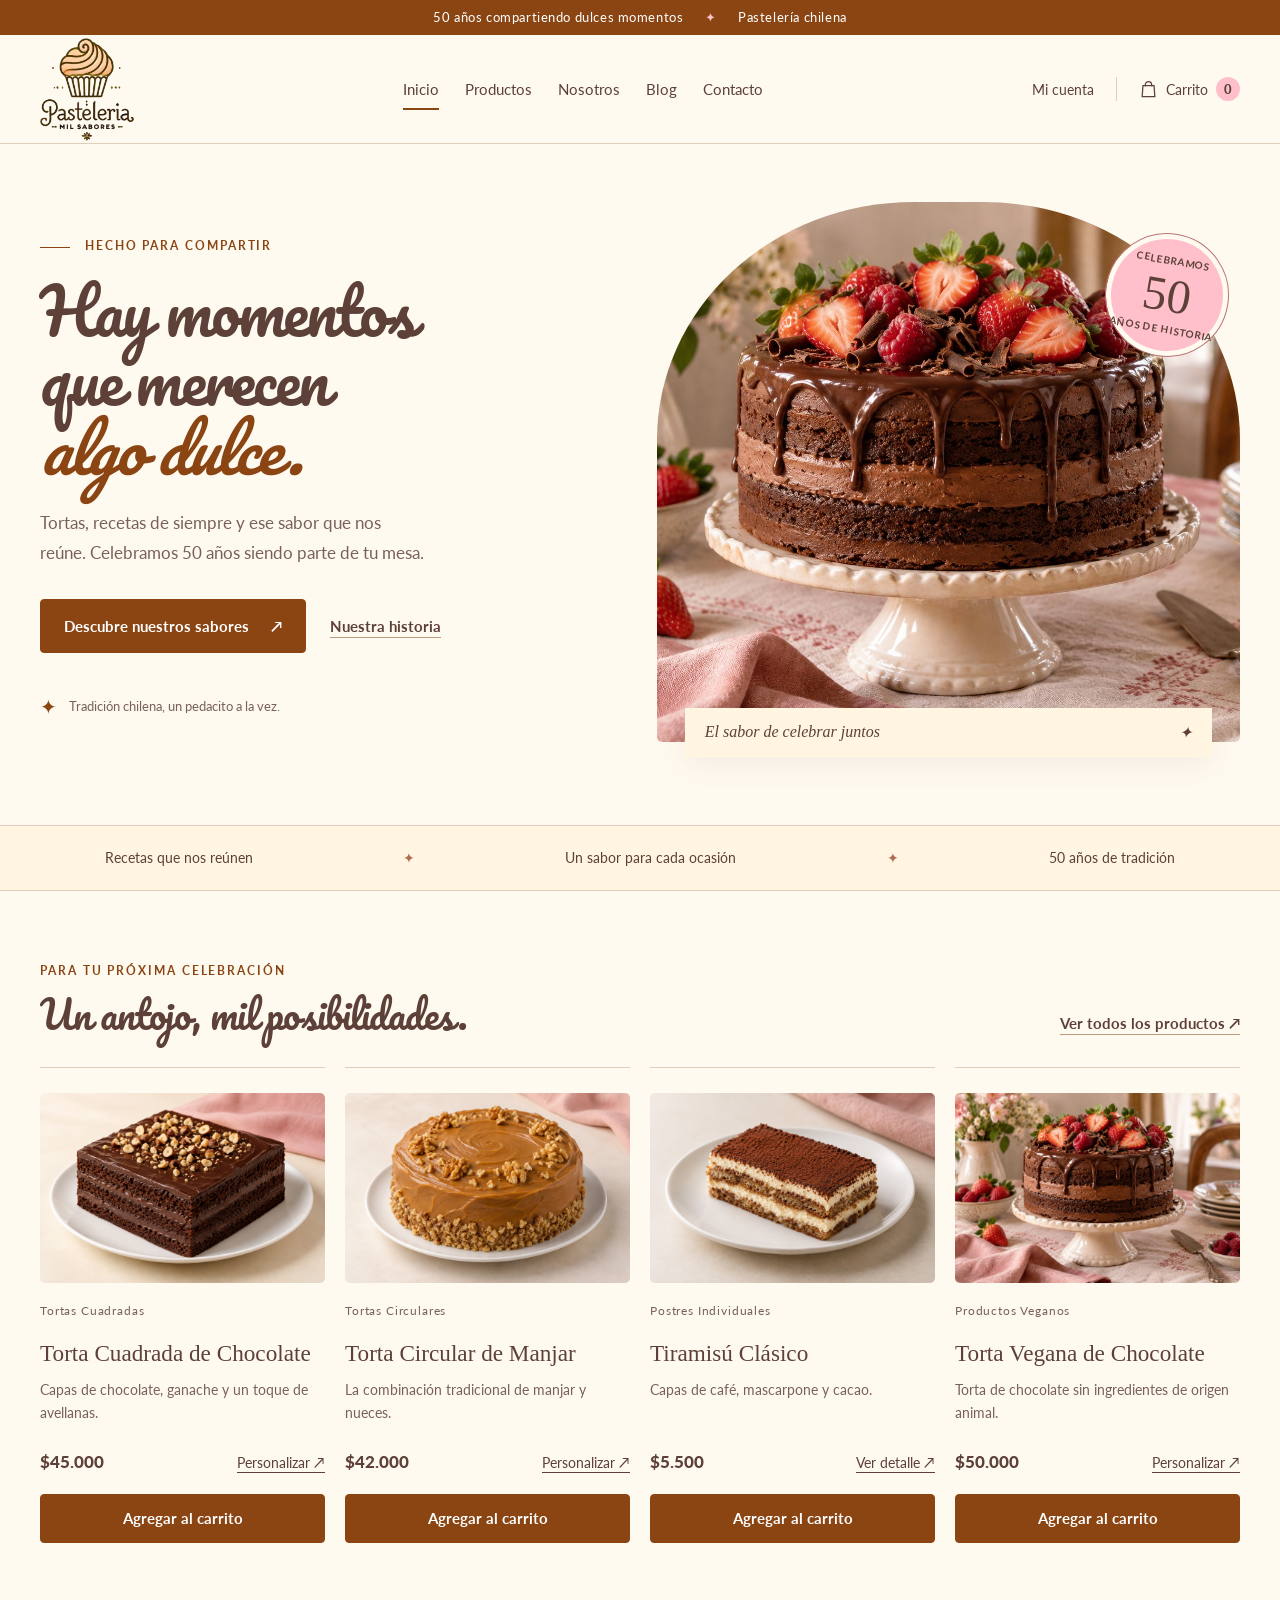
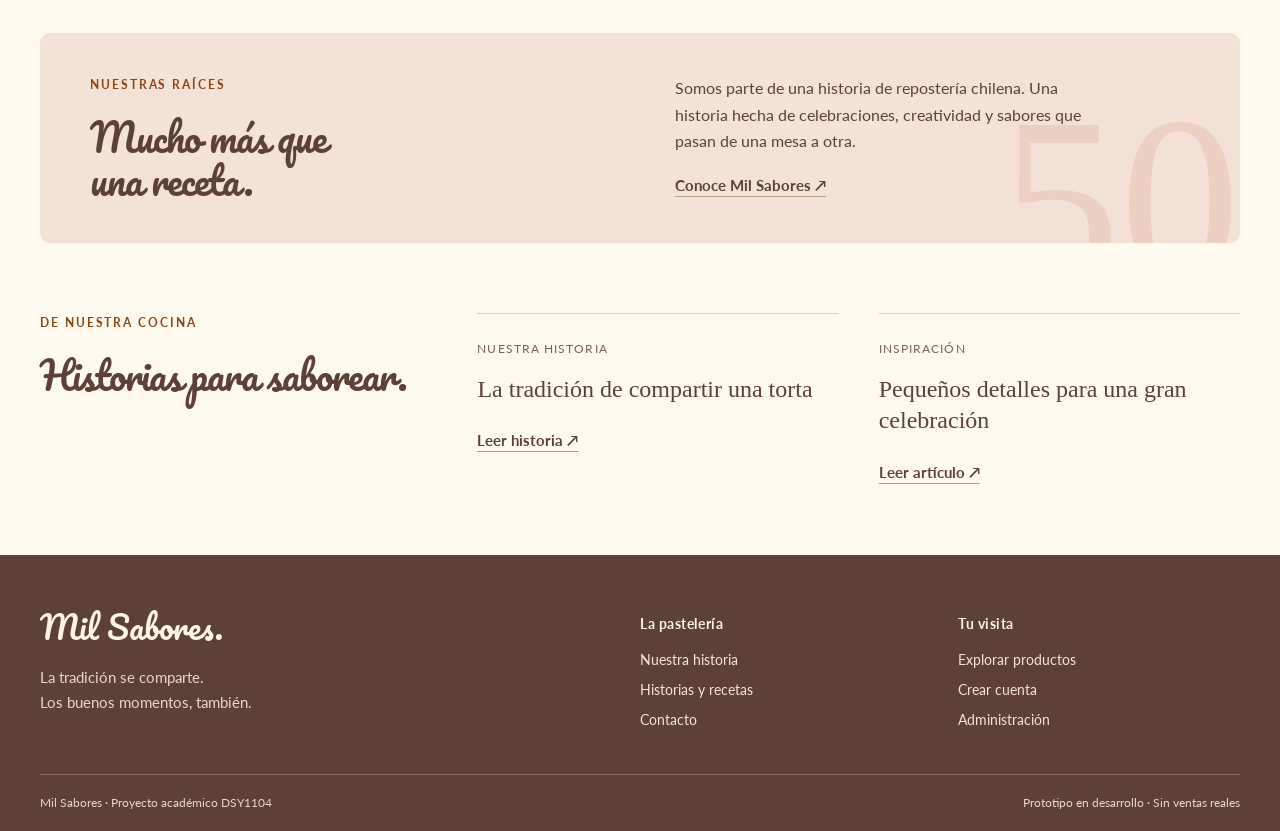
<file: index.html>
<!doctype html>
<html lang="es-CL">
    <head>
        <meta charset="utf-8">
        <meta name="viewport" content="width=device-width, initial-scale=1">
        <title>Inicio | Mil Sabores</title>
        <meta
            name="description"
            content="Pastelería Mil Sabores: tradición, tortas y repostería para compartir. Proyecto académico DSY1104."
        >
        <meta name="theme-color" content="#FFF5E1">
        <link rel="stylesheet" href="css/estilos.css">

        <!-- defer conserva el orden y espera a que exista el HTML. -->
        <script defer src="js/productos.js">
        </script>
        <script defer src="js/validaciones.js"></script>
        <script defer src="js/inventario.js"></script>
        <script defer src="js/utilidades.js">
        </script>
        <script defer src="js/carrito.js">
        </script>
        <script defer src="js/principal.js">
        </script>
        <script defer src="js/catalogo.js">
        </script>
    </head>
    <body>
        <a class="skip-link" href="#contenido">Saltar al contenido</a>
        <div class="anniversary">
            50 años compartiendo dulces momentos
            <span aria-hidden="true">✦</span>
            Pastelería chilena
        </div>

        <!-- Cabecera compartida y navegación principal. -->
        <header class="site-header">
            <div class="container header-inner">
                <a class="brand" href="index.html" aria-label="Pastelería Mil Sabores, inicio">
                    <img
                        class="brand-logo"
                        src="assets/logo-mil-sabores.png"
                        width="346"
                        height="379"
                        alt=""
                    >
                </a>
                <button
                    class="menu-toggle"
                    type="button"
                    aria-expanded="false"
                    aria-controls="menu-principal"
                >
                    Menú <span aria-hidden="true">☰</span>
                </button>
                <nav id="menu-principal" class="main-nav" aria-label="Principal">
                    <a href="index.html" aria-current="page">Inicio</a>
                    <a href="productos.html">Productos</a>
                    <a href="nosotros.html">Nosotros</a>
                    <a href="blog.html">Blog</a>
                    <a href="contacto.html">Contacto</a>
                </nav>
                <div class="header-actions">
                    <a class="account-link" href="login.html">Mi cuenta</a>
                    <a class="bag-link" href="carrito.html" aria-label="Ver carrito">
                        <svg
                            width="19"
                            height="21"
                            viewBox="0 0 24 24"
                            fill="none"
                            stroke="currentColor"
                            stroke-width="1.6"
                            aria-hidden="true"
                        >
                            <path d="M5 7h14l1 14H4L5 7Z">
                            </path>
                            <path d="M8 8V6a4 4 0 0 1 8 0v2">
                            </path>
                        </svg>
                        <span class="bag-label">Carrito</span>
                        <span class="cart-count" data-contador-carrito aria-hidden="true">0</span>
                    </a>
                </div>
            </div>
        </header>
        <main id="contenido">

            <!-- Aviso persistente si el navegador no puede guardar los cambios. -->
            <p id="aviso-almacenamiento" class="container storage-notice" role="status" hidden></p>
            <noscript>
                <p class="container storage-notice">
                    Activa JavaScript para usar el catálogo y el carrito.
                </p>
            </noscript>
            <section class="hero container">
                <div class="hero-copy">
                    <p class="eyebrow"><span class="short-line"></span> HECHO PARA COMPARTIR</p>
                    <h1>Hay momentos<br>que merecen<br><em>algo dulce.</em></h1>
                    <p class="hero-description">
                        Tortas, recetas de siempre y ese sabor que nos reúne. Celebramos 50 años
                        siendo parte de tu mesa.
                    </p>
                    <div class="hero-actions">
                        <a class="button" href="productos.html">
                            Descubre nuestros sabores <span aria-hidden="true">↗</span>
                        </a>
                        <a class="text-link" href="nosotros.html">Nuestra historia</a>
                    </div>
                    <div class="hero-note">
                        <span aria-hidden="true">✦</span>
                        <span>Tradición chilena, un pedacito a la vez.</span>
                    </div>
                </div>
                <div class="hero-visual">
                    <img
                        src="assets/torta-chocolate.jpg"
                        width="1536"
                        height="1024"
                        alt="Torta de chocolate con frutillas sobre un pedestal de cerámica"
                        fetchpriority="high"
                    >
                    <div class="anniversary-seal">
                        <span>CELEBRAMOS</span>
                        <strong>50</strong>
                        <span>AÑOS DE HISTORIA</span>
                    </div>
                    <div class="photo-caption">
                        <span>El sabor de celebrar juntos</span>
                        <span aria-hidden="true">✦</span>
                    </div>
                </div>
            </section>
            <section class="values-strip">
                <div class="container values">
                    <span>Recetas que nos reúnen</span>
                    <span aria-hidden="true">✦</span>
                    <span>Un sabor para cada ocasión</span>
                    <span aria-hidden="true">✦</span>
                    <span>50 años de tradición</span>
                </div>
            </section>
            <section class="container section-space">
                <div class="section-heading">
                    <div>
                        <p class="eyebrow">PARA TU PRÓXIMA CELEBRACIÓN</p>
                        <h2>Un antojo, mil posibilidades.</h2>
                    </div>
                    <a class="text-link" href="productos.html">
                        Ver todos los productos <span aria-hidden="true">↗</span>
                    </a>
                </div>
                <div class="product-grid" data-products="featured">
                </div>
            </section>
            <section class="story-band container">
                <div>
                    <p class="eyebrow">NUESTRAS RAÍCES</p>
                    <h2>Mucho más que<br>una receta.</h2>
                </div>
                <div>
                    <p>
                        Somos parte de una historia de repostería chilena. Una historia hecha de
                        celebraciones, creatividad y sabores que pasan de una mesa a otra.
                    </p>
                    <a class="text-link" href="nosotros.html">
                        Conoce Mil Sabores <span aria-hidden="true">↗</span>
                    </a>
                </div>
                <span class="story-number" aria-hidden="true">50</span>
            </section>
            <section class="container journal section-space">
                <div>
                    <p class="eyebrow">DE NUESTRA COCINA</p>
                    <h2>Historias para saborear.</h2>
                </div>
                <a class="journal-link" href="articulo.html?id=tradicion">
                    <span class="small-label">NUESTRA HISTORIA</span>
                    <h3>La tradición de compartir una torta</h3>
                    <span class="text-link">Leer historia ↗</span>
                </a>
                <a class="journal-link" href="articulo.html?id=celebrar">
                    <span class="small-label">INSPIRACIÓN</span>
                    <h3>Pequeños detalles para una gran celebración</h3>
                    <span class="text-link">Leer artículo ↗</span>
                </a>
            </section>
        </main>

        <!-- Pie de página compartido. -->
        <footer class="site-footer">
            <div class="container footer-grid">
                <div>
                    <a class="brand footer-brand" href="index.html">
                        <span class="brand-name">Mil Sabores.</span>
                    </a>
                    <p>La tradición se comparte.<br>Los buenos momentos, también.</p>
                </div>
                <div>
                    <h2>La pastelería</h2>
                    <a href="nosotros.html">Nuestra historia</a>
                    <a href="blog.html">Historias y recetas</a>
                    <a href="contacto.html">Contacto</a>
                </div>
                <div>
                    <h2>Tu visita</h2>
                    <a href="productos.html">Explorar productos</a>
                    <a href="registro.html">Crear cuenta</a>
                    <a href="admin/index.html">Administración</a>
                </div>
            </div>
            <div class="container footer-bottom">
                <span>Mil Sabores · Proyecto académico DSY1104</span>
                <span>Prototipo en desarrollo · Sin ventas reales</span>
            </div>
        </footer>

        <!-- Mensajes de agregar, modificar o eliminar productos. -->
        <div
            id="notificacion"
            class="toast"
            role="status"
            aria-live="polite"
            aria-atomic="true"
        >
        </div>
    </body>
</html>
</file>
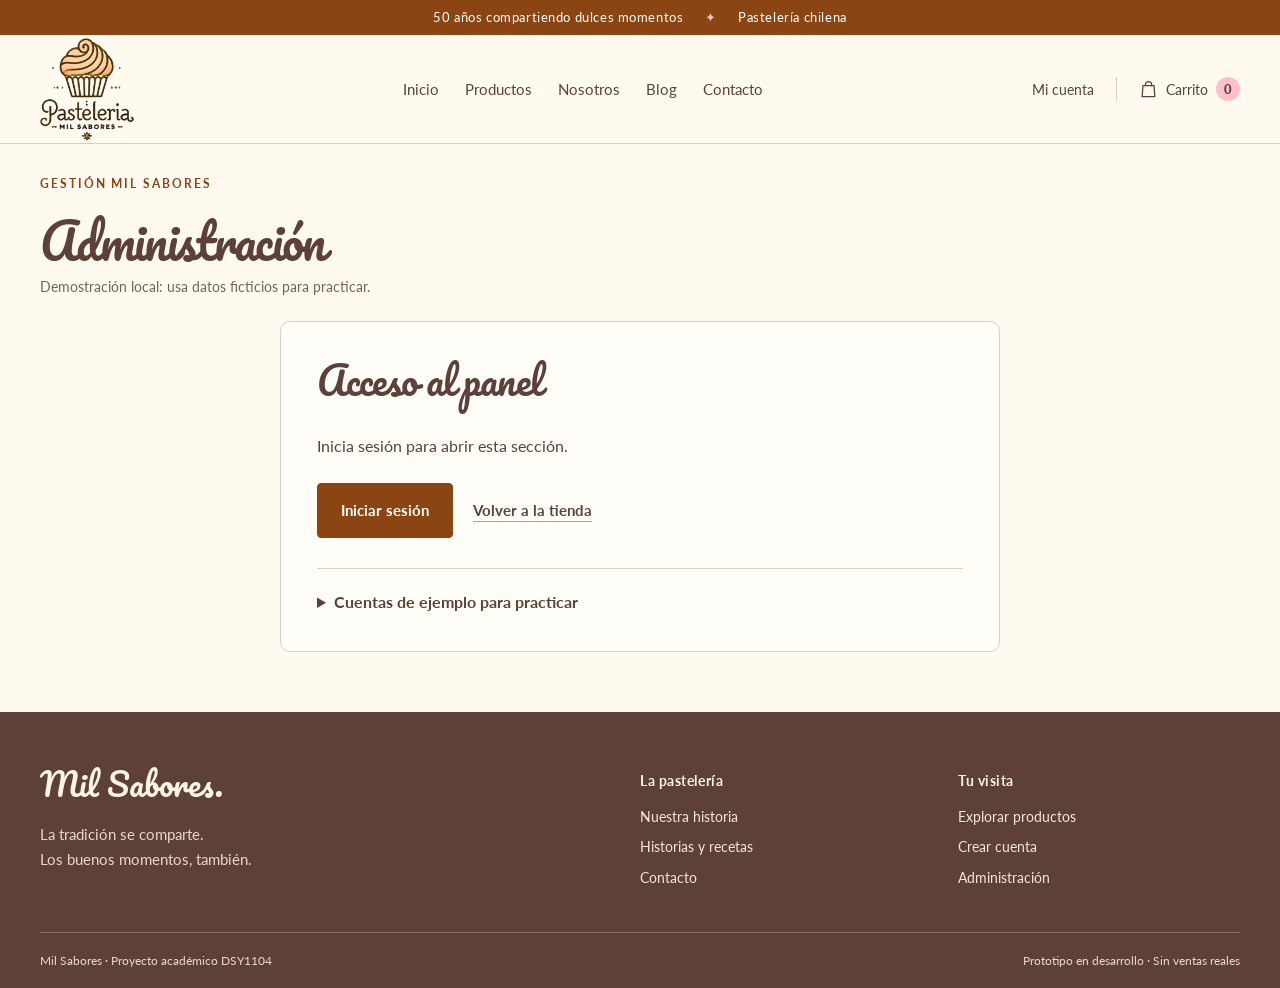
<file: admin/index.html>
<!doctype html>
<html lang="es-CL">
    <head>
        <meta charset="utf-8">
        <meta name="viewport" content="width=device-width, initial-scale=1">
        <title>Administración | Gestión Mil Sabores</title>
        <meta
            name="description"
            content="Pastelería Mil Sabores: tradición, tortas y repostería para compartir. Proyecto académico DSY1104."
        >
        <meta name="theme-color" content="#FFF5E1">
        <link rel="stylesheet" href="../css/estilos.css">

        <!-- defer conserva el orden y espera a que exista el HTML. -->
        <script defer src="../js/productos.js"></script>
        <script defer src="../js/validaciones.js"></script>
        <script defer src="../js/inventario.js"></script>
        <script defer src="../js/utilidades.js"></script>
        <script defer src="../js/carrito.js"></script>
        <script defer src="../js/principal.js"></script>
        <script defer src="../js/regiones.js"></script>
        <script defer src="../js/credenciales-demo.js"></script>
        <script defer src="../js/cuentas-demo.js"></script>
        <script defer src="../js/formularios.js"></script>
        <script defer src="../js/ubicacion-formulario.js"></script>
        <script defer src="../js/administracion.js"></script>
        <script defer src="../js/admin-inicio.js"></script>
    </head>
    <body>
        <a class="skip-link" href="#contenido">Saltar al contenido</a>
        <div class="anniversary">
            50 años compartiendo dulces momentos
            <span aria-hidden="true">✦</span>
            Pastelería chilena
        </div>

        <!-- Cabecera compartida y navegación principal. -->
        <header class="site-header">
            <div class="container header-inner">
                <a class="brand" href="../index.html" aria-label="Pastelería Mil Sabores, inicio">
                    <img
                        class="brand-logo"
                        src="../assets/logo-mil-sabores.png"
                        width="346"
                        height="379"
                        alt=""
                    >
                </a>
                <button
                    class="menu-toggle"
                    type="button"
                    aria-expanded="false"
                    aria-controls="menu-principal"
                >
                    Menú <span aria-hidden="true">☰</span>
                </button>
                <nav id="menu-principal" class="main-nav" aria-label="Principal">
                    <a href="../index.html">Inicio</a>
                    <a href="../productos.html">Productos</a>
                    <a href="../nosotros.html">Nosotros</a>
                    <a href="../blog.html">Blog</a>
                    <a href="../contacto.html">Contacto</a>
                </nav>
                <div class="header-actions">
                    <a class="account-link" href="../login.html">Mi cuenta</a>
                    <a class="bag-link" href="../carrito.html" aria-label="Ver carrito">
                        <svg
                            width="19"
                            height="21"
                            viewBox="0 0 24 24"
                            fill="none"
                            stroke="currentColor"
                            stroke-width="1.6"
                            aria-hidden="true"
                        >
                            <path d="M5 7h14l1 14H4L5 7Z">
                            </path>
                            <path d="M8 8V6a4 4 0 0 1 8 0v2">
                            </path>
                        </svg>
                        <span class="bag-label">Carrito</span>
                        <span class="cart-count" data-contador-carrito aria-hidden="true">0</span>
                    </a>
                </div>
            </div>
        </header>
        <main id="contenido">
            <p id="aviso-almacenamiento" class="container storage-notice" role="status" hidden></p>
            <noscript><p class="container storage-notice">Activa JavaScript para usar la administración.</p></noscript>
            <div class="container admin-heading">
                <p class="eyebrow">GESTIÓN MIL SABORES</p>
                <h1>Administración</h1>
                <p class="field-help">Demostración local: usa datos ficticios para practicar.</p>
            </div>
            <section id="acceso-administracion" class="container form-narrow admin-access">
                <div class="form-panel">
                    <h2>Acceso al panel</h2>
                    <p id="mensaje-acceso" role="status" tabindex="-1">Comprobando la sesión…</p>
                    <div class="form-actions">
                        <a class="button" href="../login.html">Iniciar sesión</a>
                        <a
                            id="ir-productos-panel"
                            class="text-link"
                            href="productos.html"
                            data-acceso-vendedor
                            hidden
                        >Consultar productos</a>
                        <a
                            class="text-link"
                            href="ordenes.html"
                            data-acceso-vendedor
                            hidden
                        >Consultar órdenes</a>
                        <a class="text-link" href="../index.html">Volver a la tienda</a>
                    </div>
                    <details class="demo-setup">
                        <summary>Cuentas de ejemplo para practicar</summary>
                        <p>Prepara estas cuentas una vez en este navegador. No se reemplazan cuentas existentes.</p>
                        <button id="preparar-demostracion" class="button button-outline" type="button">
                            Preparar cuentas de demostración
                        </button>
                        <p id="resultado-preparacion" role="status" tabindex="-1" hidden></p>
                        <dl class="demo-credentials">
                            <div><dt>Administrador</dt><dd>demo.admin@duoc.cl · Clave: <code>Admin123</code></dd></div>
                            <div><dt>Vendedor</dt><dd>demo.vendedor@duoc.cl · Clave: <code>Vende123</code></dd></div>
                        </dl>
                        <p class="field-help">Son las credenciales iniciales; si las editas, utiliza tus nuevos datos.</p>
                    </details>
                </div>
            </section>
            <div id="area-administrativa" hidden>
                <div class="container admin-session">
                    <p id="nombre-administrador"></p>
                    <button id="salir-administracion" class="text-button" type="button">Cerrar sesión</button>
                </div>
                <div class="container admin-layout">
                    <nav class="admin-nav" aria-label="Gestión">
                        <a href="index.html" aria-current="page" data-solo-admin>Resumen</a>
                        <a href="productos.html">Productos</a>
                        <a href="ordenes.html">Órdenes</a>
                        <a href="usuarios.html" data-solo-admin>Usuarios</a>
                        <a href="../index.html">Volver a la tienda</a>
                    </nav>
                    <div class="admin-content">
                        <p id="mensaje-administracion" class="form-result" role="status" tabindex="-1" hidden></p>
                        <h2>Estado de los registros</h2>
                        <div class="admin-stats">
                            <div><span id="total-productos">0</span><p>Productos</p></div>
                            <div><span id="total-usuarios">0</span><p>Usuarios</p></div>
                            <div><span id="total-alertas">0</span><p>Alertas de stock</p></div>
                        </div>
                        <div class="admin-modules">
                            <section>
                                <h3>Productos e inventario</h3>
                                <p>Consulta productos, precios y existencias, y actualiza el catálogo.</p>
                                <a class="button" href="productos.html">Gestionar productos</a>
                            </section>
                            <section>
                                <h3>Usuarios y perfiles</h3>
                                <p>Administra las cuentas de Cliente, Vendedor y Administrador.</p>
                                <a class="button" href="usuarios.html">Gestionar usuarios</a>
                            </section>
                        </div>
                    </div>
                </div>
            </div>
        </main>

        <!-- Pie de página compartido. -->
        <footer class="site-footer">
            <div class="container footer-grid">
                <div>
                    <a class="brand footer-brand" href="../index.html">
                        <span class="brand-name">Mil Sabores.</span>
                    </a>
                    <p>La tradición se comparte.<br>Los buenos momentos, también.</p>
                </div>
                <div>
                    <h2>La pastelería</h2>
                    <a href="../nosotros.html">Nuestra historia</a>
                    <a href="../blog.html">Historias y recetas</a>
                    <a href="../contacto.html">Contacto</a>
                </div>
                <div>
                    <h2>Tu visita</h2>
                    <a href="../productos.html">Explorar productos</a>
                    <a href="../registro.html">Crear cuenta</a>
                    <a href="../admin/index.html">Administración</a>
                </div>
            </div>
            <div class="container footer-bottom">
                <span>Mil Sabores · Proyecto académico DSY1104</span>
                <span>Prototipo en desarrollo · Sin ventas reales</span>
            </div>
        </footer>

        <!-- Mensajes de agregar, modificar o eliminar productos. -->
        <div
            id="notificacion"
            class="toast"
            role="status"
            aria-live="polite"
            aria-atomic="true"
        >
        </div>
    </body>
</html>
</file>
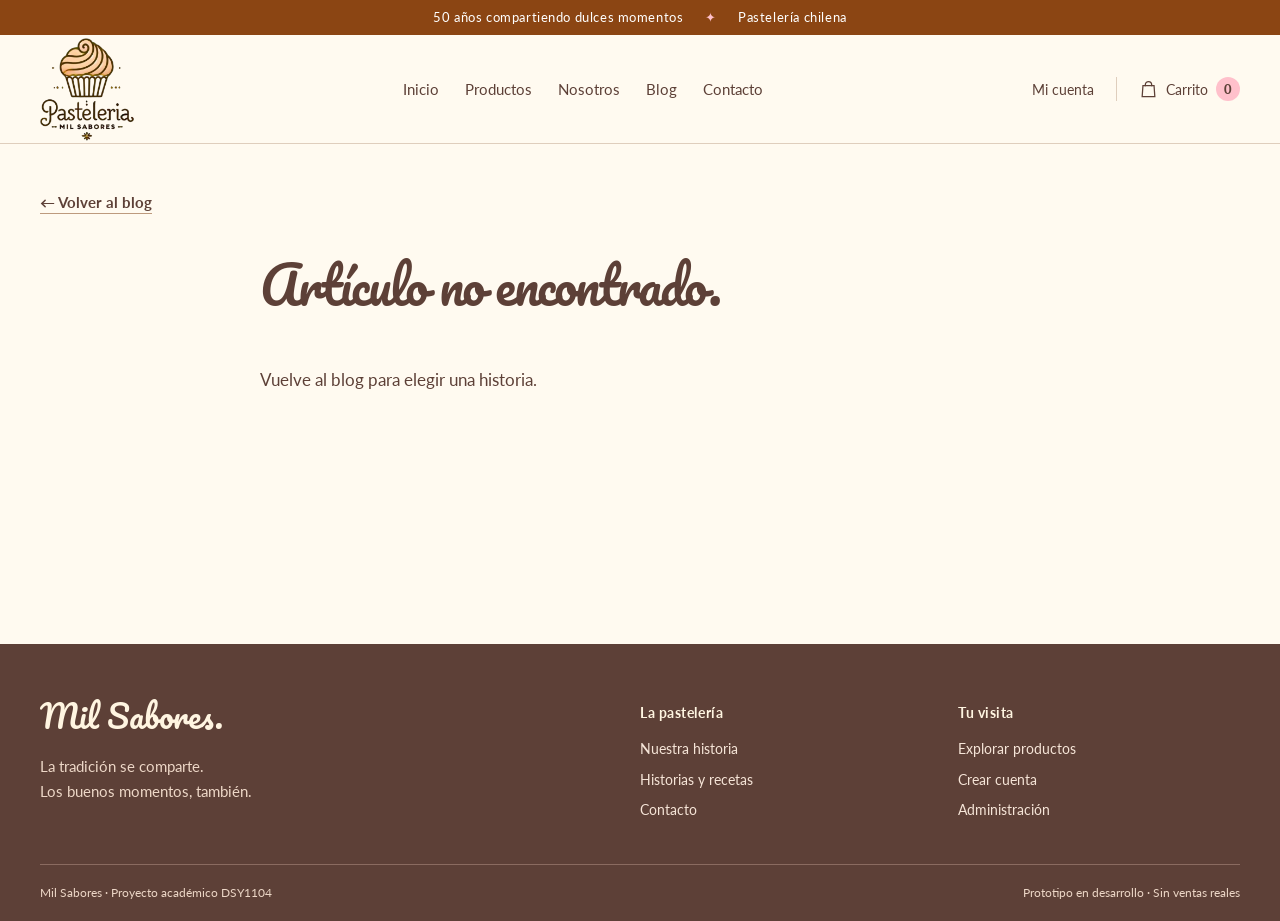
<file: articulo.html>
<!doctype html>
<html lang="es-CL">
    <head>
        <meta charset="utf-8">
        <meta name="viewport" content="width=device-width, initial-scale=1">
        <title>Historias | Mil Sabores</title>
        <meta
            name="description"
            content="Pastelería Mil Sabores: tradición, tortas y repostería para compartir. Proyecto académico DSY1104."
        >
        <meta name="theme-color" content="#FFF5E1">
        <link rel="stylesheet" href="css/estilos.css">

        <!-- defer conserva el orden y espera a que exista el HTML. -->
        <script defer src="js/productos.js">
        </script>
        <script defer src="js/validaciones.js"></script>
        <script defer src="js/inventario.js"></script>
        <script defer src="js/utilidades.js">
        </script>
        <script defer src="js/carrito.js">
        </script>
        <script defer src="js/principal.js">
        </script>
        <script defer src="js/blog.js">
        </script>
    </head>
    <body>
        <a class="skip-link" href="#contenido">Saltar al contenido</a>
        <div class="anniversary">
            50 años compartiendo dulces momentos
            <span aria-hidden="true">✦</span>
            Pastelería chilena
        </div>

        <!-- Cabecera compartida y navegación principal. -->
        <header class="site-header">
            <div class="container header-inner">
                <a class="brand" href="index.html" aria-label="Pastelería Mil Sabores, inicio">
                    <img
                        class="brand-logo"
                        src="assets/logo-mil-sabores.png"
                        width="346"
                        height="379"
                        alt=""
                    >
                </a>
                <button
                    class="menu-toggle"
                    type="button"
                    aria-expanded="false"
                    aria-controls="menu-principal"
                >
                    Menú <span aria-hidden="true">☰</span>
                </button>
                <nav id="menu-principal" class="main-nav" aria-label="Principal">
                    <a href="index.html">Inicio</a>
                    <a href="productos.html">Productos</a>
                    <a href="nosotros.html">Nosotros</a>
                    <a href="blog.html">Blog</a>
                    <a href="contacto.html">Contacto</a>
                </nav>
                <div class="header-actions">
                    <a class="account-link" href="login.html">Mi cuenta</a>
                    <a class="bag-link" href="carrito.html" aria-label="Ver carrito">
                        <svg
                            width="19"
                            height="21"
                            viewBox="0 0 24 24"
                            fill="none"
                            stroke="currentColor"
                            stroke-width="1.6"
                            aria-hidden="true"
                        >
                            <path d="M5 7h14l1 14H4L5 7Z">
                            </path>
                            <path d="M8 8V6a4 4 0 0 1 8 0v2">
                            </path>
                        </svg>
                        <span class="bag-label">Carrito</span>
                        <span class="cart-count" data-contador-carrito aria-hidden="true">0</span>
                    </a>
                </div>
            </div>
        </header>
        <main id="contenido">

            <!-- Aviso persistente si el navegador no puede guardar los cambios. -->
            <p id="aviso-almacenamiento" class="container storage-notice" role="status" hidden></p>
            <noscript>
                <p class="container storage-notice">
                    Activa JavaScript para usar el catálogo y el carrito.
                </p>
            </noscript>
            <section class="container article-section">
                <a class="text-link" href="blog.html">← Volver al blog</a>
                <article id="articulo">
                </article>
            </section>
        </main>

        <!-- Pie de página compartido. -->
        <footer class="site-footer">
            <div class="container footer-grid">
                <div>
                    <a class="brand footer-brand" href="index.html">
                        <span class="brand-name">Mil Sabores.</span>
                    </a>
                    <p>La tradición se comparte.<br>Los buenos momentos, también.</p>
                </div>
                <div>
                    <h2>La pastelería</h2>
                    <a href="nosotros.html">Nuestra historia</a>
                    <a href="blog.html">Historias y recetas</a>
                    <a href="contacto.html">Contacto</a>
                </div>
                <div>
                    <h2>Tu visita</h2>
                    <a href="productos.html">Explorar productos</a>
                    <a href="registro.html">Crear cuenta</a>
                    <a href="admin/index.html">Administración</a>
                </div>
            </div>
            <div class="container footer-bottom">
                <span>Mil Sabores · Proyecto académico DSY1104</span>
                <span>Prototipo en desarrollo · Sin ventas reales</span>
            </div>
        </footer>

        <!-- Mensajes de agregar, modificar o eliminar productos. -->
        <div
            id="notificacion"
            class="toast"
            role="status"
            aria-live="polite"
            aria-atomic="true"
        >
        </div>
    </body>
</html>
</file>
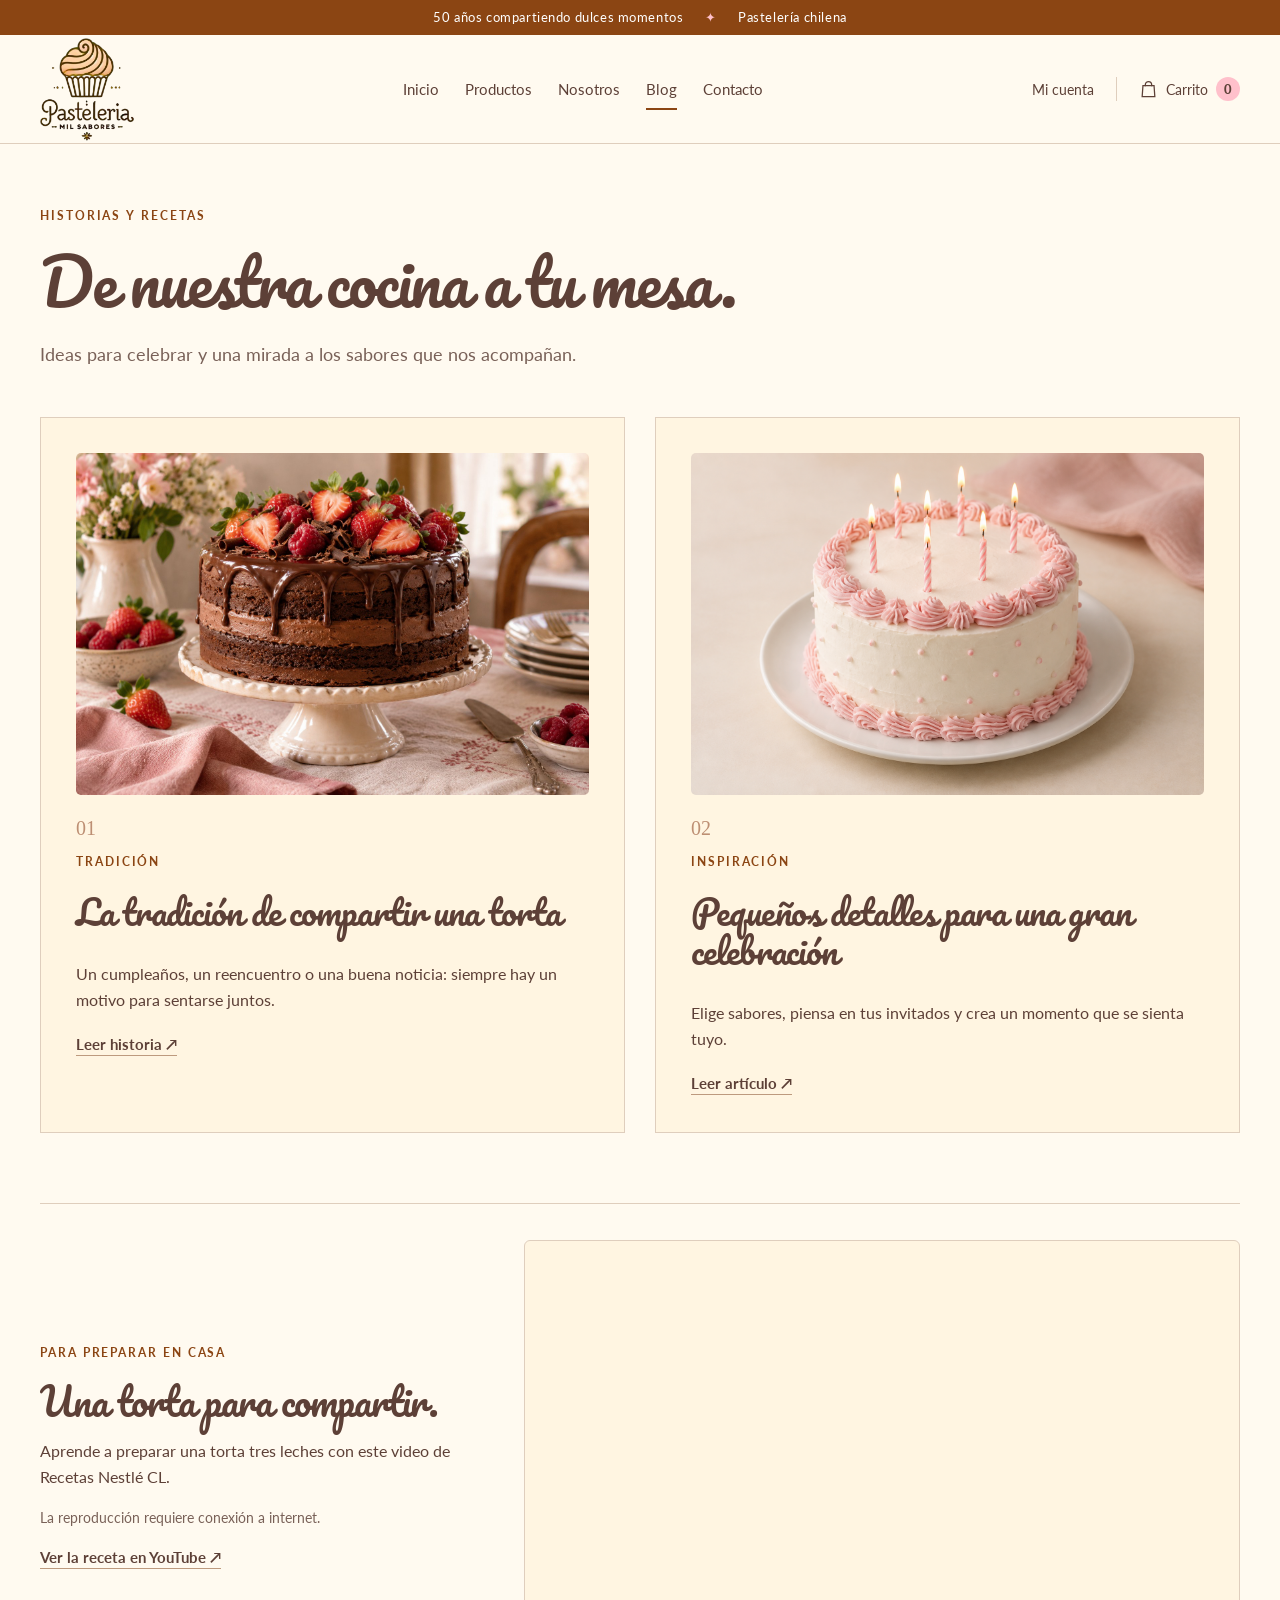
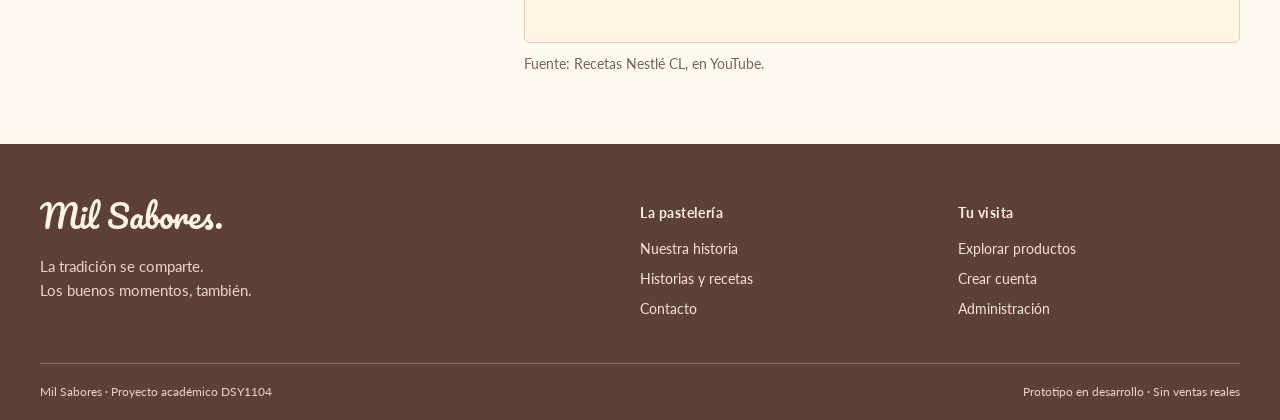
<file: blog.html>
<!doctype html>
<html lang="es-CL">
    <head>
        <meta charset="utf-8">
        <meta name="viewport" content="width=device-width, initial-scale=1">
        <title>Blog | Mil Sabores</title>
        <meta
            name="description"
            content="Pastelería Mil Sabores: tradición, tortas y repostería para compartir. Proyecto académico DSY1104."
        >
        <meta name="theme-color" content="#FFF5E1">
        <link rel="stylesheet" href="css/estilos.css">

        <!-- defer conserva el orden y espera a que exista el HTML. -->
        <script defer src="js/productos.js">
        </script>
        <script defer src="js/validaciones.js"></script>
        <script defer src="js/inventario.js"></script>
        <script defer src="js/utilidades.js">
        </script>
        <script defer src="js/carrito.js">
        </script>
        <script defer src="js/principal.js">
        </script>
    </head>
    <body>
        <a class="skip-link" href="#contenido">Saltar al contenido</a>
        <div class="anniversary">
            50 años compartiendo dulces momentos
            <span aria-hidden="true">✦</span>
            Pastelería chilena
        </div>

        <!-- Cabecera compartida y navegación principal. -->
        <header class="site-header">
            <div class="container header-inner">
                <a class="brand" href="index.html" aria-label="Pastelería Mil Sabores, inicio">
                    <img
                        class="brand-logo"
                        src="assets/logo-mil-sabores.png"
                        width="346"
                        height="379"
                        alt=""
                    >
                </a>
                <button
                    class="menu-toggle"
                    type="button"
                    aria-expanded="false"
                    aria-controls="menu-principal"
                >
                    Menú <span aria-hidden="true">☰</span>
                </button>
                <nav id="menu-principal" class="main-nav" aria-label="Principal">
                    <a href="index.html">Inicio</a>
                    <a href="productos.html">Productos</a>
                    <a href="nosotros.html">Nosotros</a>
                    <a href="blog.html" aria-current="page">Blog</a>
                    <a href="contacto.html">Contacto</a>
                </nav>
                <div class="header-actions">
                    <a class="account-link" href="login.html">Mi cuenta</a>
                    <a class="bag-link" href="carrito.html" aria-label="Ver carrito">
                        <svg
                            width="19"
                            height="21"
                            viewBox="0 0 24 24"
                            fill="none"
                            stroke="currentColor"
                            stroke-width="1.6"
                            aria-hidden="true"
                        >
                            <path d="M5 7h14l1 14H4L5 7Z">
                            </path>
                            <path d="M8 8V6a4 4 0 0 1 8 0v2">
                            </path>
                        </svg>
                        <span class="bag-label">Carrito</span>
                        <span class="cart-count" data-contador-carrito aria-hidden="true">0</span>
                    </a>
                </div>
            </div>
        </header>
        <main id="contenido">

            <!-- Aviso persistente si el navegador no puede guardar los cambios. -->
            <p id="aviso-almacenamiento" class="container storage-notice" role="status" hidden></p>
            <noscript>
                <p class="container storage-notice">
                    Activa JavaScript para usar el catálogo y el carrito.
                </p>
            </noscript>
            <section class="page-heading container">
                <p class="eyebrow">HISTORIAS Y RECETAS</p>
                <h1>De nuestra cocina a tu mesa.</h1>
                <p class="lede">
                    Ideas para celebrar y una mirada a los sabores que nos acompañan.
                </p>
            </section>
            <section class="container blog-grid">
                <article class="blog-card">
                    <img
                        class="blog-image"
                        src="assets/torta-chocolate.jpg"
                        alt="Torta de chocolate con frutos rojos sobre una mesa preparada para compartir"
                        width="1536"
                        height="1024"
                        loading="lazy"
                        decoding="async"
                    >
                    <span class="article-number">01</span>
                    <p class="eyebrow">TRADICIÓN</p>
                    <h2>La tradición de compartir una torta</h2>
                    <p>
                        Un cumpleaños, un reencuentro o una buena noticia: siempre hay un motivo
                        para sentarse juntos.
                    </p>
                    <a class="text-link" href="articulo.html?id=tradicion">Leer historia ↗</a>
                </article>
                <article class="blog-card">
                    <img
                        class="blog-image"
                        src="assets/productos/te001.png"
                        alt="Torta de cumpleaños blanca y rosa decorada con velas"
                        width="1536"
                        height="1024"
                        loading="lazy"
                        decoding="async"
                    >
                    <span class="article-number">02</span>
                    <p class="eyebrow">INSPIRACIÓN</p>
                    <h2>Pequeños detalles para una gran celebración</h2>
                    <p>
                        Elige sabores, piensa en tus invitados y crea un momento que se sienta tuyo.
                    </p>
                    <a class="text-link" href="articulo.html?id=celebrar">Leer artículo ↗</a>
                </article>
            </section>

            <!-- Video externo: conserva la atribución y permite abrir la fuente. -->
            <section class="container video-section" aria-labelledby="titulo-video">
                <div class="video-introduction">
                    <p class="eyebrow">PARA PREPARAR EN CASA</p>
                    <h2 id="titulo-video">Una torta para compartir.</h2>
                    <p>
                        Aprende a preparar una torta tres leches con este video
                        de Recetas Nestlé CL.
                    </p>
                    <p class="field-help">
                        La reproducción requiere conexión a internet.
                    </p>
                    <a
                        class="text-link"
                        href="https://www.youtube.com/watch?v=l_NfpUOWJY0"
                        target="_blank"
                        rel="noopener noreferrer"
                    >
                        Ver la receta en YouTube ↗
                    </a>
                </div>
                <figure class="video-figure">
                    <div class="video-frame">
                        <iframe
                            src="https://www.youtube.com/embed/l_NfpUOWJY0"
                            title="Torta tres leches: receta en video de Recetas Nestlé CL"
                            width="560"
                            height="315"
                            loading="lazy"
                            allow="encrypted-media; picture-in-picture; web-share"
                            referrerpolicy="strict-origin-when-cross-origin"
                            allowfullscreen
                        ></iframe>
                    </div>
                    <figcaption>Fuente: Recetas Nestlé CL, en YouTube.</figcaption>
                </figure>
            </section>
        </main>

        <!-- Pie de página compartido. -->
        <footer class="site-footer">
            <div class="container footer-grid">
                <div>
                    <a class="brand footer-brand" href="index.html">
                        <span class="brand-name">Mil Sabores.</span>
                    </a>
                    <p>La tradición se comparte.<br>Los buenos momentos, también.</p>
                </div>
                <div>
                    <h2>La pastelería</h2>
                    <a href="nosotros.html">Nuestra historia</a>
                    <a href="blog.html">Historias y recetas</a>
                    <a href="contacto.html">Contacto</a>
                </div>
                <div>
                    <h2>Tu visita</h2>
                    <a href="productos.html">Explorar productos</a>
                    <a href="registro.html">Crear cuenta</a>
                    <a href="admin/index.html">Administración</a>
                </div>
            </div>
            <div class="container footer-bottom">
                <span>Mil Sabores · Proyecto académico DSY1104</span>
                <span>Prototipo en desarrollo · Sin ventas reales</span>
            </div>
        </footer>

        <!-- Mensajes de agregar, modificar o eliminar productos. -->
        <div
            id="notificacion"
            class="toast"
            role="status"
            aria-live="polite"
            aria-atomic="true"
        >
        </div>
    </body>
</html>
</file>
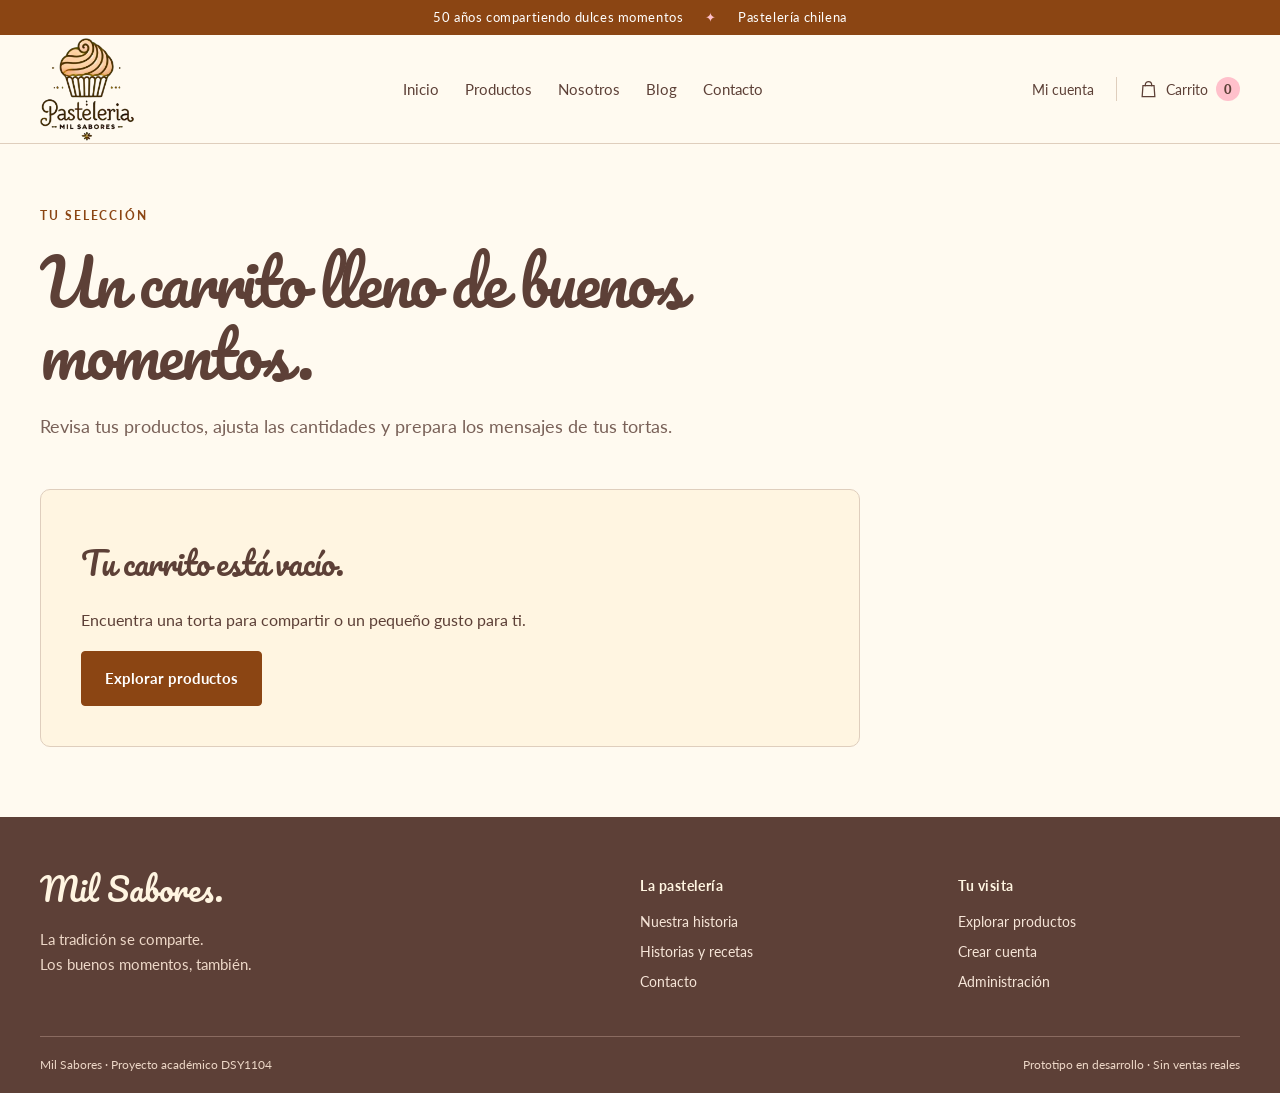
<file: carrito.html>
<!doctype html>
<html lang="es-CL">
    <head>
        <meta charset="utf-8">
        <meta name="viewport" content="width=device-width, initial-scale=1">
        <title>Carrito | Mil Sabores</title>
        <meta
            name="description"
            content="Pastelería Mil Sabores: tradición, tortas y repostería para compartir. Proyecto académico DSY1104."
        >
        <meta name="theme-color" content="#FFF5E1">
        <link rel="stylesheet" href="css/estilos.css">

        <!-- defer conserva el orden y espera a que exista el HTML. -->
        <script defer src="js/productos.js">
        </script>
        <script defer src="js/validaciones.js"></script>
        <script defer src="js/inventario.js"></script>
        <script defer src="js/utilidades.js">
        </script>
        <script defer src="js/carrito.js">
        </script>
        <script defer src="js/principal.js">
        </script>
        <script defer src="js/personalizacion.js"></script>
        <script defer src="js/carrito-vista.js">
        </script>
        <script defer src="js/regiones.js"></script>
        <script defer src="js/credenciales-demo.js"></script>
        <script defer src="js/cuentas-demo.js"></script>
        <script defer src="js/beneficios.js"></script>
        <script defer src="js/beneficios-vista.js"></script>
    </head>
    <body>
        <a class="skip-link" href="#contenido">Saltar al contenido</a>
        <div class="anniversary">
            50 años compartiendo dulces momentos
            <span aria-hidden="true">✦</span>
            Pastelería chilena
        </div>

        <!-- Cabecera compartida y navegación principal. -->
        <header class="site-header">
            <div class="container header-inner">
                <a class="brand" href="index.html" aria-label="Pastelería Mil Sabores, inicio">
                    <img
                        class="brand-logo"
                        src="assets/logo-mil-sabores.png"
                        width="346"
                        height="379"
                        alt=""
                    >
                </a>
                <button
                    class="menu-toggle"
                    type="button"
                    aria-expanded="false"
                    aria-controls="menu-principal"
                >
                    Menú <span aria-hidden="true">☰</span>
                </button>
                <nav id="menu-principal" class="main-nav" aria-label="Principal">
                    <a href="index.html">Inicio</a>
                    <a href="productos.html">Productos</a>
                    <a href="nosotros.html">Nosotros</a>
                    <a href="blog.html">Blog</a>
                    <a href="contacto.html">Contacto</a>
                </nav>
                <div class="header-actions">
                    <a class="account-link" href="login.html">Mi cuenta</a>
                    <a class="bag-link" href="carrito.html" aria-label="Ver carrito">
                        <svg
                            width="19"
                            height="21"
                            viewBox="0 0 24 24"
                            fill="none"
                            stroke="currentColor"
                            stroke-width="1.6"
                            aria-hidden="true"
                        >
                            <path d="M5 7h14l1 14H4L5 7Z">
                            </path>
                            <path d="M8 8V6a4 4 0 0 1 8 0v2">
                            </path>
                        </svg>
                        <span class="bag-label">Carrito</span>
                        <span class="cart-count" data-contador-carrito aria-hidden="true">0</span>
                    </a>
                </div>
            </div>
        </header>
        <main id="contenido">

            <!-- Aviso persistente si el navegador no puede guardar los cambios. -->
            <p id="aviso-almacenamiento" class="container storage-notice" role="status" hidden></p>
            <noscript>
                <p class="container storage-notice">
                    Activa JavaScript para usar el catálogo y el carrito.
                </p>
            </noscript>

            <!-- Título de la página. -->
            <section class="page-heading container">
                <p class="eyebrow">TU SELECCIÓN</p>
                <h1>Un carrito lleno de buenos momentos.</h1>
                <p class="lede">Revisa tus productos, ajusta las cantidades y prepara los mensajes de tus tortas.</p>
            </section>

            <!-- Se muestra cuando todavía no hay productos. -->
            <section id="carrito-vacio" class="container pending-wrap" hidden>
                <div class="pending">
                    <h2 id="titulo-carrito-vacio" tabindex="-1">Tu carrito está vacío.</h2>
                    <p>Encuentra una torta para compartir o un pequeño gusto para ti.</p>
                    <a class="button" href="productos.html">Explorar productos</a>
                </div>
            </section>

            <!-- Una fila por combinación de producto y mensaje. -->
            <section id="carrito-con-productos" class="container cart-layout" hidden>
                <div>
                    <div class="cart-toolbar">
                        <h2>Tus productos</h2>
                        <button id="vaciar-carrito" class="text-button" type="button">
                            Vaciar carrito
                        </button>
                    </div>
                    <ul id="lista-carrito" class="cart-list" aria-label="Productos del carrito">
                    </ul>
                    <a class="text-link" href="productos.html">← Seguir comprando</a>
                </div>
                <aside class="cart-summary" aria-labelledby="titulo-resumen">
                    <p class="eyebrow">TU CELEBRACIÓN</p>
                    <h2 id="titulo-resumen">Resumen</h2>
                    <dl id="resumen-beneficios">
                        <div>
                            <dt>
                                Unidades
                            </dt>
                            <dd id="resumen-unidades">
                                0
                            </dd>
                        </div>
                        <div>
                            <dt>Subtotal</dt>
                            <dd id="resumen-subtotal">$0</dd>
                        </div>
                        <div class="cart-discount">
                            <dt>Descuentos</dt>
                            <dd id="resumen-descuento">$0</dd>
                        </div>
                        <div class="cart-total">
                            <dt>
                                Total
                            </dt>
                            <dd id="resumen-total" aria-live="polite" aria-atomic="true">
                                $0
                            </dd>
                        </div>
                    </dl>
                    <p class="field-help">Precios en pesos chilenos. Despacho no incluido.</p>
                    <div class="cart-benefits">
                        <h3>Tus beneficios</h3>
                        <p id="beneficios-cuenta"></p>
                        <a class="text-link" href="login.html">Revisar mi cuenta</a>
                        <p id="aviso-beneficios" class="field-error" role="status" hidden></p>
                        <ul id="beneficios-aplicados" hidden>
                            <li id="beneficio-cumpleanos" hidden></li>
                            <li id="beneficio-porcentaje" hidden></li>
                        </ul>
                        <p id="sin-beneficios" class="field-help" hidden>
                            No hay beneficios aplicables a esta selección con los datos de tu cuenta.
                        </p>
                        <div id="invitacion-cumpleanos" hidden>
                            <p id="estado-torta-cumpleanos"></p>
                            <a id="elegir-torta-cumpleanos" class="text-link" href="producto.html?id=TE001">
                                Elegir mi torta de cumpleaños
                            </a>
                        </div>
                        <details class="benefit-conditions">
                            <summary>Condiciones de los beneficios</summary>
                            <ul>
                                <li>50% desde los 51 años cumplidos, según tu fecha de nacimiento.</li>
                                <li>10% por registrarte con FELICES50. Se aplica el mayor porcentaje.</li>
                                <li>Una unidad de la torta TE001 gratis en tu cumpleaños con correo @duoc.cl.</li>
                                <li>El porcentaje se calcula después de restar la unidad gratuita.</li>
                            </ul>
                            <p class="field-help">
                                Se usa la fecha de Santiago de Chile. Los cumpleaños del 29 de febrero
                                se consideran el 28 en años no bisiestos. Los beneficios requieren sesión iniciada.
                            </p>
                        </details>
                    </div>
                    <p class="quiet-note">
                        La confirmación de pedidos y el pago aún no están disponibles.
                    </p>
                </aside>
            </section>

            <!-- Plantilla de una fila: se clona, no se muestra directamente. -->
            <template id="plantilla-item-carrito">
                <li class="cart-item" data-item-carrito>
                    <div class="cart-product-info">
                        <p class="product-category" data-categoria></p>
                        <h3><a data-nombre></a></h3>
                        <p class="cart-unit-price">Precio unitario: <span data-precio></span></p>
                        <div class="cart-personalization" data-personalizacion hidden>
                            <p class="cart-message" data-mensaje></p>
                            <button
                                class="text-button"
                                type="button"
                                data-accion="editar-mensaje"
                                aria-expanded="false"
                            >
                                Agregar mensaje
                            </button>
                            <form class="message-editor" data-formulario-mensaje novalidate hidden>
                                <div class="form-field">
                                    <label data-etiqueta-mensaje>
                                        Mensaje para tu torta <span class="optional-label">(opcional)</span>
                                    </label>
                                    <p class="field-help" data-ayuda-mensaje></p>
                                    <input name="mensaje" type="text" data-mensaje-input>
                                    <p class="message-counter" data-contador-mensaje></p>
                                    <p class="field-error" data-error-mensaje aria-live="polite"></p>
                                </div>
                                <div class="message-actions">
                                    <button class="button" type="submit">Guardar mensaje</button>
                                    <button class="text-button" type="button" data-accion="cancelar-mensaje">
                                        Cancelar
                                    </button>
                                </div>
                            </form>
                        </div>
                    </div>
                    <div class="cart-controls">
                        <label class="sr-only" data-etiqueta-cantidad></label>
                        <div class="quantity-control">
                            <button type="button" data-accion="restar">−</button>
                            <input
                                type="number"
                                min="1"
                                step="1"
                                required
                                data-cantidad
                            >
                            <button type="button" data-accion="sumar">+</button>
                        </div>
                        <p class="field-error" data-error aria-live="polite"></p>
                    </div>
                    <div class="cart-line-total">
                        <span class="field-help">Subtotal</span>
                        <strong data-subtotal></strong>
                        <p class="cart-gift-label" data-regalo-cumpleanos hidden>
                            Cumpleaños: una unidad gratis, descontada en el resumen.
                        </p>
                        <button class="text-button" type="button" data-accion="eliminar">
                            Eliminar
                        </button>
                    </div>
                </li>
            </template>
        </main>

        <!-- Pie de página compartido. -->
        <footer class="site-footer">
            <div class="container footer-grid">
                <div>
                    <a class="brand footer-brand" href="index.html">
                        <span class="brand-name">Mil Sabores.</span>
                    </a>
                    <p>La tradición se comparte.<br>Los buenos momentos, también.</p>
                </div>
                <div>
                    <h2>La pastelería</h2>
                    <a href="nosotros.html">Nuestra historia</a>
                    <a href="blog.html">Historias y recetas</a>
                    <a href="contacto.html">Contacto</a>
                </div>
                <div>
                    <h2>Tu visita</h2>
                    <a href="productos.html">Explorar productos</a>
                    <a href="registro.html">Crear cuenta</a>
                    <a href="admin/index.html">Administración</a>
                </div>
            </div>
            <div class="container footer-bottom">
                <span>Mil Sabores · Proyecto académico DSY1104</span>
                <span>Prototipo en desarrollo · Sin ventas reales</span>
            </div>
        </footer>

        <!-- Mensajes de agregar, modificar o eliminar productos. -->
        <div
            id="notificacion"
            class="toast"
            role="status"
            aria-live="polite"
            aria-atomic="true"
        >
        </div>
    </body>
</html>
</file>
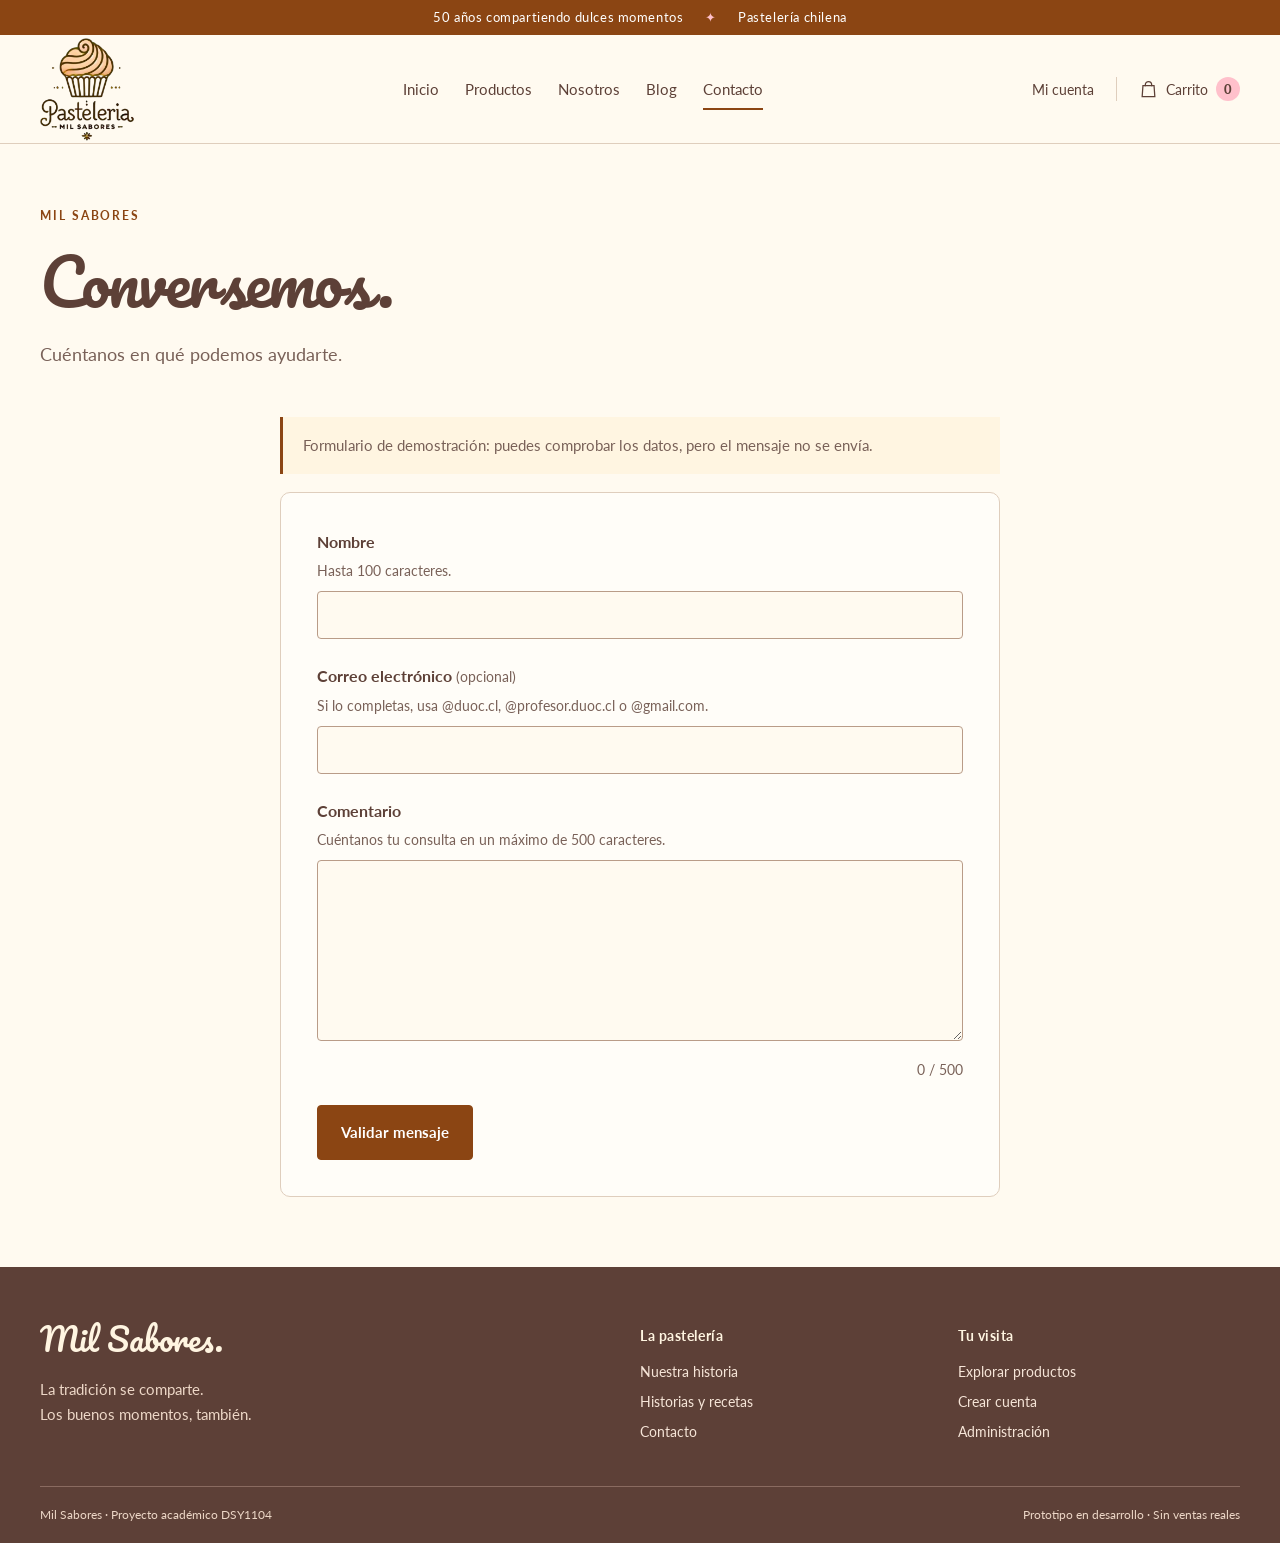
<file: contacto.html>
<!doctype html>
<html lang="es-CL">
    <head>
        <meta charset="utf-8">
        <meta name="viewport" content="width=device-width, initial-scale=1">
        <title>Contacto | Mil Sabores</title>
        <meta
            name="description"
            content="Pastelería Mil Sabores: tradición, tortas y repostería para compartir. Proyecto académico DSY1104."
        >
        <meta name="theme-color" content="#FFF5E1">
        <link rel="stylesheet" href="css/estilos.css">

        <!-- defer conserva el orden y espera a que exista el HTML. -->
        <script defer src="js/productos.js">
        </script>
        <script defer src="js/validaciones.js"></script>
        <script defer src="js/inventario.js"></script>
        <script defer src="js/utilidades.js">
        </script>
        <script defer src="js/carrito.js">
        </script>
        <script defer src="js/principal.js">
        </script>

        <!-- Validaciones compartidas y controlador de esta vista. -->
        <script defer src="js/formularios.js">
        </script>
        <script defer src="js/contacto.js">
        </script>
    </head>
    <body>
        <a class="skip-link" href="#contenido">Saltar al contenido</a>
        <div class="anniversary">
            50 años compartiendo dulces momentos
            <span aria-hidden="true">✦</span>
            Pastelería chilena
        </div>

        <!-- Cabecera compartida y navegación principal. -->
        <header class="site-header">
            <div class="container header-inner">
                <a class="brand" href="index.html" aria-label="Pastelería Mil Sabores, inicio">
                    <img
                        class="brand-logo"
                        src="assets/logo-mil-sabores.png"
                        width="346"
                        height="379"
                        alt=""
                    >
                </a>
                <button
                    class="menu-toggle"
                    type="button"
                    aria-expanded="false"
                    aria-controls="menu-principal"
                >
                    Menú <span aria-hidden="true">☰</span>
                </button>
                <nav id="menu-principal" class="main-nav" aria-label="Principal">
                    <a href="index.html">Inicio</a>
                    <a href="productos.html">Productos</a>
                    <a href="nosotros.html">Nosotros</a>
                    <a href="blog.html">Blog</a>
                    <a href="contacto.html" aria-current="page">Contacto</a>
                </nav>
                <div class="header-actions">
                    <a class="account-link" href="login.html">Mi cuenta</a>
                    <a class="bag-link" href="carrito.html" aria-label="Ver carrito">
                        <svg
                            width="19"
                            height="21"
                            viewBox="0 0 24 24"
                            fill="none"
                            stroke="currentColor"
                            stroke-width="1.6"
                            aria-hidden="true"
                        >
                            <path d="M5 7h14l1 14H4L5 7Z">
                            </path>
                            <path d="M8 8V6a4 4 0 0 1 8 0v2">
                            </path>
                        </svg>
                        <span class="bag-label">Carrito</span>
                        <span class="cart-count" data-contador-carrito aria-hidden="true">0</span>
                    </a>
                </div>
            </div>
        </header>
        <main id="contenido">

            <!-- Aviso persistente si el navegador no puede guardar los cambios. -->
            <p id="aviso-almacenamiento" class="container storage-notice" role="status" hidden></p>
            <noscript>
                <p class="container storage-notice">
                    Activa JavaScript para usar el catálogo y el carrito.
                </p>
            </noscript>
            <section class="page-heading container">
                <p class="eyebrow">MIL SABORES</p>
                <h1>Conversemos.</h1>
                <p class="lede">Cuéntanos en qué podemos ayudarte.</p>
            </section>
            <section class="container forms-section form-narrow">
                <p class="demo-note">
                    Formulario de demostración: puedes comprobar los datos, pero el mensaje no se
                    envía.
                </p>
                <form id="formulario-contacto" class="form-panel" novalidate>
                    <div
                        class="form-result"
                        data-resultado
                        role="status"
                        tabindex="-1"
                        hidden
                    >
                    </div>
                    <div class="form-field">
                        <label for="nombre">Nombre</label>
                        <p id="ayuda-nombre" class="field-help">Hasta 100 caracteres.</p>
                        <input
                            id="nombre"
                            name="nombre"
                            data-validar
                            aria-describedby="ayuda-nombre error-nombre"
                            required
                            autocomplete="name"
                            maxlength="100"
                            type="text"
                        >
                        <p
                            id="error-nombre"
                            class="field-error"
                            data-error-para="nombre"
                            aria-live="polite"
                            hidden
                        >
                        </p>
                    </div>
                    <div class="form-field">
                        <label for="correo">
                            Correo electrónico <span class="optional-label">(opcional)</span>
                        </label>
                        <p id="ayuda-correo" class="field-help">
                            Si lo completas, usa @duoc.cl, @profesor.duoc.cl o @gmail.com.
                        </p>
                        <input
                            id="correo"
                            name="correo"
                            data-validar
                            aria-describedby="ayuda-correo error-correo"
                            autocomplete="email"
                            maxlength="100"
                            type="email"
                        >
                        <p
                            id="error-correo"
                            class="field-error"
                            data-error-para="correo"
                            aria-live="polite"
                            hidden
                        >
                        </p>
                    </div>
                    <div class="form-field">
                        <label for="comentario">Comentario</label>
                        <p id="ayuda-comentario" class="field-help">
                            Cuéntanos tu consulta en un máximo de 500 caracteres.
                        </p>
                        <textarea
                            id="comentario"
                            name="comentario"
                            data-validar
                            aria-describedby="ayuda-comentario error-comentario"
                            required
                            maxlength="500"
                            rows="6"
                        ></textarea>
                        <p
                            id="error-comentario"
                            class="field-error"
                            data-error-para="comentario"
                            aria-live="polite"
                            hidden
                        >
                        </p>
                    </div>
                    <p class="field-counter" data-contador="comentario">0 / 500</p>
                    <div class="form-actions">
                        <button class="button" type="submit">Validar mensaje</button>
                    </div>
                </form>
            </section>
        </main>

        <!-- Pie de página compartido. -->
        <footer class="site-footer">
            <div class="container footer-grid">
                <div>
                    <a class="brand footer-brand" href="index.html">
                        <span class="brand-name">Mil Sabores.</span>
                    </a>
                    <p>La tradición se comparte.<br>Los buenos momentos, también.</p>
                </div>
                <div>
                    <h2>La pastelería</h2>
                    <a href="nosotros.html">Nuestra historia</a>
                    <a href="blog.html">Historias y recetas</a>
                    <a href="contacto.html">Contacto</a>
                </div>
                <div>
                    <h2>Tu visita</h2>
                    <a href="productos.html">Explorar productos</a>
                    <a href="registro.html">Crear cuenta</a>
                    <a href="admin/index.html">Administración</a>
                </div>
            </div>
            <div class="container footer-bottom">
                <span>Mil Sabores · Proyecto académico DSY1104</span>
                <span>Prototipo en desarrollo · Sin ventas reales</span>
            </div>
        </footer>

        <!-- Mensajes de agregar, modificar o eliminar productos. -->
        <div
            id="notificacion"
            class="toast"
            role="status"
            aria-live="polite"
            aria-atomic="true"
        >
        </div>
    </body>
</html>
</file>
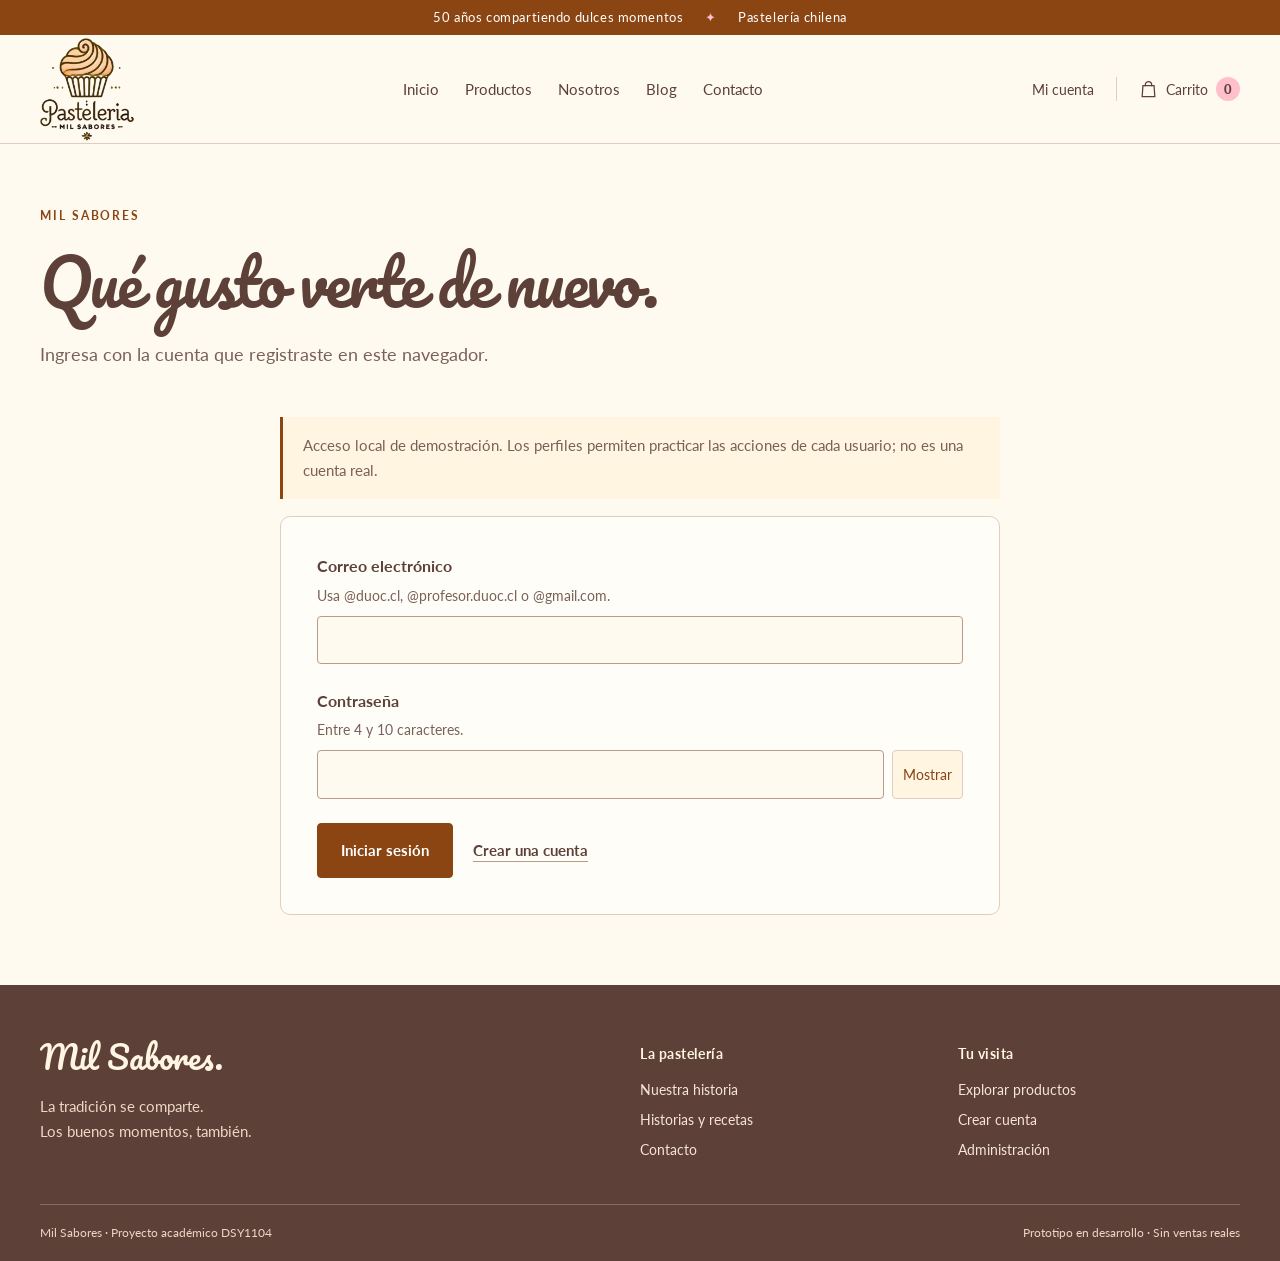
<file: login.html>
<!doctype html>
<html lang="es-CL">
    <head>
        <meta charset="utf-8">
        <meta name="viewport" content="width=device-width, initial-scale=1">
        <title>Mi cuenta | Mil Sabores</title>
        <meta
            name="description"
            content="Pastelería Mil Sabores: tradición, tortas y repostería para compartir. Proyecto académico DSY1104."
        >
        <meta name="theme-color" content="#FFF5E1">
        <link rel="stylesheet" href="css/estilos.css">

        <!-- defer conserva el orden y espera a que exista el HTML. -->
        <script defer src="js/productos.js">
        </script>
        <script defer src="js/validaciones.js"></script>
        <script defer src="js/inventario.js"></script>
        <script defer src="js/utilidades.js">
        </script>
        <script defer src="js/carrito.js">
        </script>
        <script defer src="js/principal.js">
        </script>

        <!-- Validaciones compartidas y controlador de esta vista. -->
        <script defer src="js/regiones.js">
        </script>
        <script defer src="js/credenciales-demo.js">
        </script>
        <script defer src="js/cuentas-demo.js">
        </script>
        <script defer src="js/formularios.js">
        </script>
        <script defer src="js/login.js">
        </script>
    </head>
    <body>
        <a class="skip-link" href="#contenido">Saltar al contenido</a>
        <div class="anniversary">
            50 años compartiendo dulces momentos
            <span aria-hidden="true">✦</span>
            Pastelería chilena
        </div>

        <!-- Cabecera compartida y navegación principal. -->
        <header class="site-header">
            <div class="container header-inner">
                <a class="brand" href="index.html" aria-label="Pastelería Mil Sabores, inicio">
                    <img
                        class="brand-logo"
                        src="assets/logo-mil-sabores.png"
                        width="346"
                        height="379"
                        alt=""
                    >
                </a>
                <button
                    class="menu-toggle"
                    type="button"
                    aria-expanded="false"
                    aria-controls="menu-principal"
                >
                    Menú <span aria-hidden="true">☰</span>
                </button>
                <nav id="menu-principal" class="main-nav" aria-label="Principal">
                    <a href="index.html">Inicio</a>
                    <a href="productos.html">Productos</a>
                    <a href="nosotros.html">Nosotros</a>
                    <a href="blog.html">Blog</a>
                    <a href="contacto.html">Contacto</a>
                </nav>
                <div class="header-actions">
                    <a class="account-link" href="login.html">Mi cuenta</a>
                    <a class="bag-link" href="carrito.html" aria-label="Ver carrito">
                        <svg
                            width="19"
                            height="21"
                            viewBox="0 0 24 24"
                            fill="none"
                            stroke="currentColor"
                            stroke-width="1.6"
                            aria-hidden="true"
                        >
                            <path d="M5 7h14l1 14H4L5 7Z">
                            </path>
                            <path d="M8 8V6a4 4 0 0 1 8 0v2">
                            </path>
                        </svg>
                        <span class="bag-label">Carrito</span>
                        <span class="cart-count" data-contador-carrito aria-hidden="true">0</span>
                    </a>
                </div>
            </div>
        </header>
        <main id="contenido">

            <!-- Aviso persistente si el navegador no puede guardar los cambios. -->
            <p id="aviso-almacenamiento" class="container storage-notice" role="status" hidden></p>
            <noscript>
                <p class="container storage-notice">
                    Activa JavaScript para usar el catálogo y el carrito.
                </p>
            </noscript>
            <section class="page-heading container">
                <p class="eyebrow">MIL SABORES</p>
                <h1>Qué gusto verte de nuevo.</h1>
                <p class="lede">Ingresa con la cuenta que registraste en este navegador.</p>
            </section>
            <section class="container forms-section form-narrow">
                <p class="demo-note">
                    Acceso local de demostración. Los perfiles permiten practicar las acciones
                    de cada usuario; no es una cuenta real.
                </p>
                <form id="formulario-login" class="form-panel" novalidate>
                    <div
                        class="form-result"
                        data-resultado
                        role="status"
                        tabindex="-1"
                        hidden
                    >
                    </div>
                    <div class="form-field">
                        <label for="correo">Correo electrónico</label>
                        <p id="ayuda-correo" class="field-help">
                            Usa @duoc.cl, @profesor.duoc.cl o @gmail.com.
                        </p>
                        <input
                            id="correo"
                            name="correo"
                            data-validar
                            aria-describedby="ayuda-correo error-correo"
                            required
                            autocomplete="username"
                            maxlength="100"
                            type="email"
                        >
                        <p
                            id="error-correo"
                            class="field-error"
                            data-error-para="correo"
                            aria-live="polite"
                            hidden
                        >
                        </p>
                    </div>
                    <div class="form-field">
                        <label for="contrasena">Contraseña</label>
                        <p id="ayuda-contrasena" class="field-help">Entre 4 y 10 caracteres.</p>
                        <div class="password-control">
                            <input
                                id="contrasena"
                                name="contrasena"
                                data-validar
                                aria-describedby="ayuda-contrasena error-contrasena"
                                required
                                autocomplete="current-password"
                                maxlength="10"
                                minlength="4"
                                type="password"
                            >
                            <button
                                type="button"
                                class="password-toggle"
                                data-mostrar-clave="contrasena"
                                aria-controls="contrasena"
                                aria-pressed="false"
                            >
                                Mostrar
                            </button>
                        </div>
                        <p
                            id="error-contrasena"
                            class="field-error"
                            data-error-para="contrasena"
                            aria-live="polite"
                            hidden
                        >
                        </p>
                    </div>
                    <div class="form-actions">
                        <button class="button" type="submit">Iniciar sesión</button>
                        <a class="text-link" href="registro.html">Crear una cuenta</a>
                    </div>
                </form>
                <section id="sesion-activa" class="form-panel success-panel" hidden>
                    <p class="eyebrow">MI CUENTA</p>
                    <h2 tabindex="-1">Hola, <span data-nombre-sesion></span>.</h2>
                    <p data-correo-sesion></p>
                    <p>Tu sesión de demostración está activa en esta pestaña.</p>
                    <div class="form-actions">
                        <a class="button" href="productos.html">Explorar productos</a>
                        <a id="ir-administracion" class="button button-outline" href="admin/index.html" hidden>
                            Abrir panel de gestión
                        </a>
                        <button id="cerrar-sesion" class="text-button" type="button">
                            Cerrar sesión
                        </button>
                    </div>
                </section>
            </section>
        </main>

        <!-- Pie de página compartido. -->
        <footer class="site-footer">
            <div class="container footer-grid">
                <div>
                    <a class="brand footer-brand" href="index.html">
                        <span class="brand-name">Mil Sabores.</span>
                    </a>
                    <p>La tradición se comparte.<br>Los buenos momentos, también.</p>
                </div>
                <div>
                    <h2>La pastelería</h2>
                    <a href="nosotros.html">Nuestra historia</a>
                    <a href="blog.html">Historias y recetas</a>
                    <a href="contacto.html">Contacto</a>
                </div>
                <div>
                    <h2>Tu visita</h2>
                    <a href="productos.html">Explorar productos</a>
                    <a href="registro.html">Crear cuenta</a>
                    <a href="admin/index.html">Administración</a>
                </div>
            </div>
            <div class="container footer-bottom">
                <span>Mil Sabores · Proyecto académico DSY1104</span>
                <span>Prototipo en desarrollo · Sin ventas reales</span>
            </div>
        </footer>

        <!-- Mensajes de agregar, modificar o eliminar productos. -->
        <div
            id="notificacion"
            class="toast"
            role="status"
            aria-live="polite"
            aria-atomic="true"
        >
        </div>
    </body>
</html>
</file>
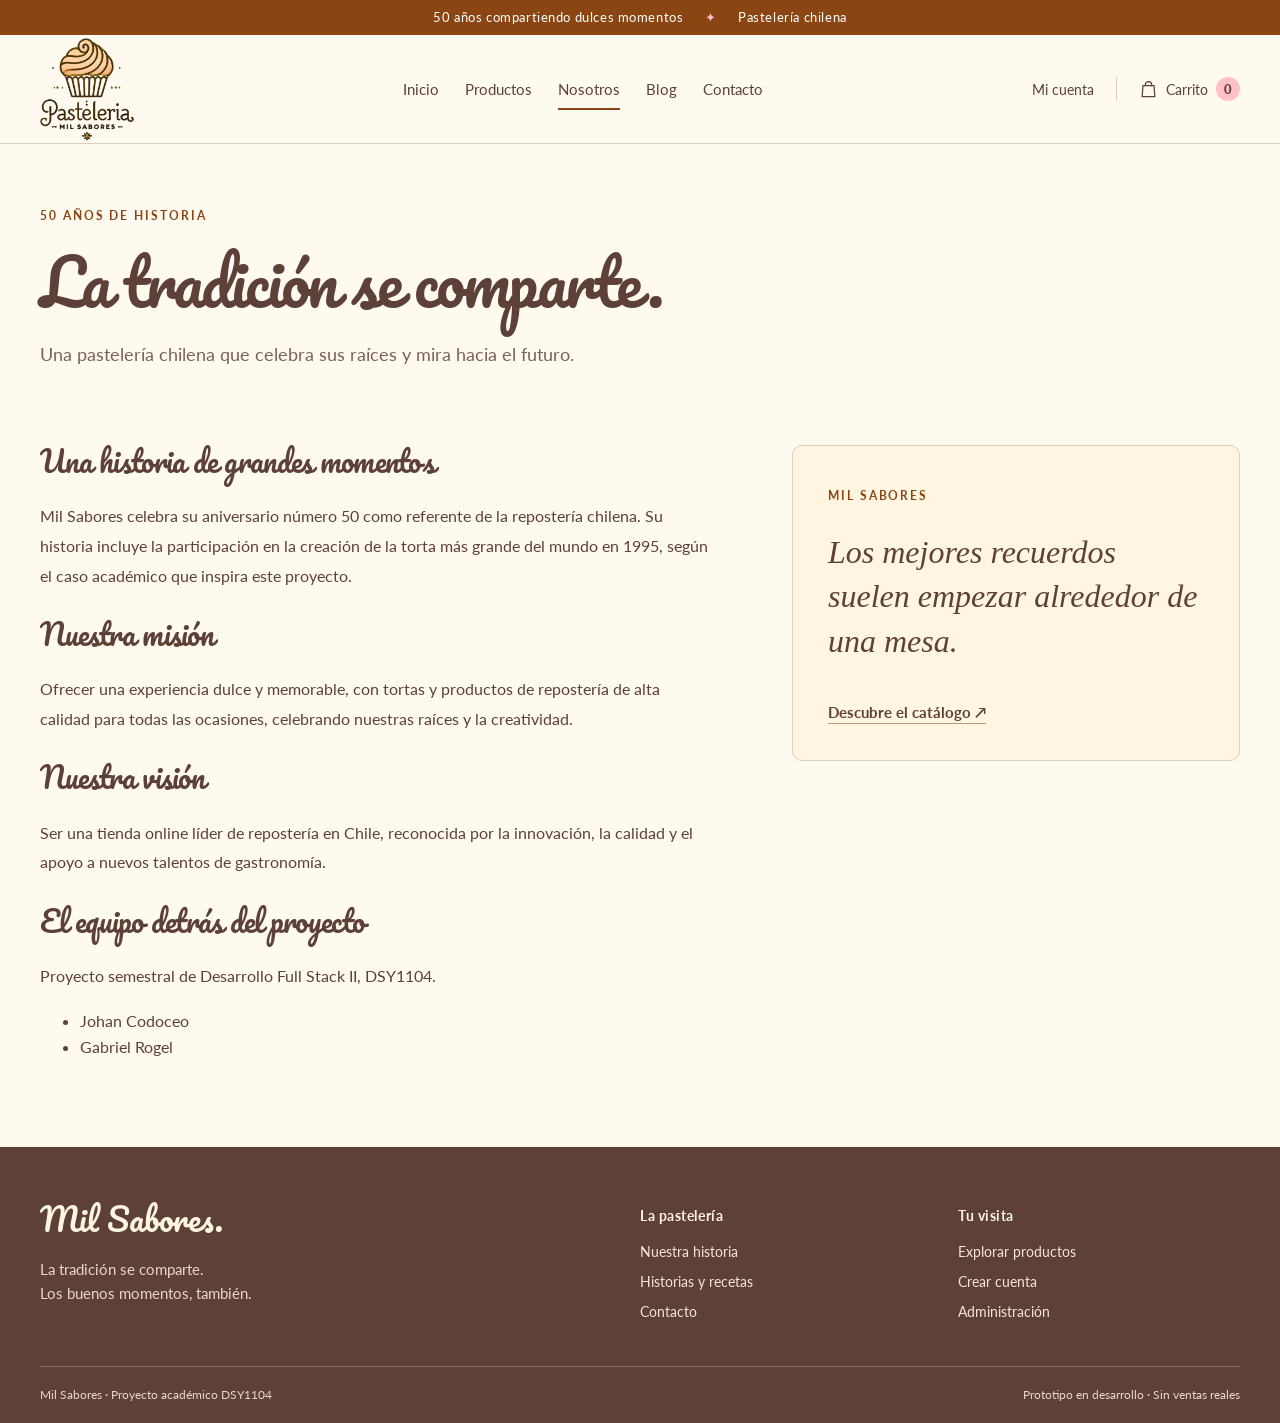
<file: nosotros.html>
<!doctype html>
<html lang="es-CL">
    <head>
        <meta charset="utf-8">
        <meta name="viewport" content="width=device-width, initial-scale=1">
        <title>Nosotros | Mil Sabores</title>
        <meta
            name="description"
            content="Pastelería Mil Sabores: tradición, tortas y repostería para compartir. Proyecto académico DSY1104."
        >
        <meta name="theme-color" content="#FFF5E1">
        <link rel="stylesheet" href="css/estilos.css">

        <!-- defer conserva el orden y espera a que exista el HTML. -->
        <script defer src="js/productos.js">
        </script>
        <script defer src="js/validaciones.js"></script>
        <script defer src="js/inventario.js"></script>
        <script defer src="js/utilidades.js">
        </script>
        <script defer src="js/carrito.js">
        </script>
        <script defer src="js/principal.js">
        </script>
    </head>
    <body>
        <a class="skip-link" href="#contenido">Saltar al contenido</a>
        <div class="anniversary">
            50 años compartiendo dulces momentos
            <span aria-hidden="true">✦</span>
            Pastelería chilena
        </div>

        <!-- Cabecera compartida y navegación principal. -->
        <header class="site-header">
            <div class="container header-inner">
                <a class="brand" href="index.html" aria-label="Pastelería Mil Sabores, inicio">
                    <img
                        class="brand-logo"
                        src="assets/logo-mil-sabores.png"
                        width="346"
                        height="379"
                        alt=""
                    >
                </a>
                <button
                    class="menu-toggle"
                    type="button"
                    aria-expanded="false"
                    aria-controls="menu-principal"
                >
                    Menú <span aria-hidden="true">☰</span>
                </button>
                <nav id="menu-principal" class="main-nav" aria-label="Principal">
                    <a href="index.html">Inicio</a>
                    <a href="productos.html">Productos</a>
                    <a href="nosotros.html" aria-current="page">Nosotros</a>
                    <a href="blog.html">Blog</a>
                    <a href="contacto.html">Contacto</a>
                </nav>
                <div class="header-actions">
                    <a class="account-link" href="login.html">Mi cuenta</a>
                    <a class="bag-link" href="carrito.html" aria-label="Ver carrito">
                        <svg
                            width="19"
                            height="21"
                            viewBox="0 0 24 24"
                            fill="none"
                            stroke="currentColor"
                            stroke-width="1.6"
                            aria-hidden="true"
                        >
                            <path d="M5 7h14l1 14H4L5 7Z">
                            </path>
                            <path d="M8 8V6a4 4 0 0 1 8 0v2">
                            </path>
                        </svg>
                        <span class="bag-label">Carrito</span>
                        <span class="cart-count" data-contador-carrito aria-hidden="true">0</span>
                    </a>
                </div>
            </div>
        </header>
        <main id="contenido">

            <!-- Aviso persistente si el navegador no puede guardar los cambios. -->
            <p id="aviso-almacenamiento" class="container storage-notice" role="status" hidden></p>
            <noscript>
                <p class="container storage-notice">
                    Activa JavaScript para usar el catálogo y el carrito.
                </p>
            </noscript>
            <section class="page-heading container">
                <p class="eyebrow">50 AÑOS DE HISTORIA</p>
                <h1>La tradición se comparte.</h1>
                <p class="lede">
                    Una pastelería chilena que celebra sus raíces y mira hacia el futuro.
                </p>
            </section>
            <section class="container prose-layout">
                <div class="prose">
                    <h2>Una historia de grandes momentos</h2>
                    <p>
                        Mil Sabores celebra su aniversario número 50 como referente de la repostería
                        chilena. Su historia incluye la participación en la creación de la torta más
                        grande del mundo en 1995, según el caso académico que inspira este proyecto.
                    </p>
                    <h2>Nuestra misión</h2>
                    <p>
                        Ofrecer una experiencia dulce y memorable, con tortas y productos de
                        repostería de alta calidad para todas las ocasiones, celebrando nuestras
                        raíces y la creatividad.
                    </p>
                    <h2>Nuestra visión</h2>
                    <p>
                        Ser una tienda online líder de repostería en Chile, reconocida por la
                        innovación, la calidad y el apoyo a nuevos talentos de gastronomía.
                    </p>
                    <h2>El equipo detrás del proyecto</h2>
                    <p>
                        Proyecto semestral de Desarrollo Full Stack II, DSY1104.
                    </p>
                    <ul>
                        <li>Johan Codoceo</li>
                        <li>Gabriel Rogel</li>
                    </ul>
                </div>
                <aside class="quote-panel">
                    <span class="eyebrow">MIL SABORES</span>
                    <p>Los mejores recuerdos suelen empezar alrededor de una mesa.</p>
                    <a class="text-link" href="productos.html">Descubre el catálogo ↗</a>
                </aside>
            </section>
        </main>

        <!-- Pie de página compartido. -->
        <footer class="site-footer">
            <div class="container footer-grid">
                <div>
                    <a class="brand footer-brand" href="index.html">
                        <span class="brand-name">Mil Sabores.</span>
                    </a>
                    <p>La tradición se comparte.<br>Los buenos momentos, también.</p>
                </div>
                <div>
                    <h2>La pastelería</h2>
                    <a href="nosotros.html">Nuestra historia</a>
                    <a href="blog.html">Historias y recetas</a>
                    <a href="contacto.html">Contacto</a>
                </div>
                <div>
                    <h2>Tu visita</h2>
                    <a href="productos.html">Explorar productos</a>
                    <a href="registro.html">Crear cuenta</a>
                    <a href="admin/index.html">Administración</a>
                </div>
            </div>
            <div class="container footer-bottom">
                <span>Mil Sabores · Proyecto académico DSY1104</span>
                <span>Prototipo en desarrollo · Sin ventas reales</span>
            </div>
        </footer>

        <!-- Mensajes de agregar, modificar o eliminar productos. -->
        <div
            id="notificacion"
            class="toast"
            role="status"
            aria-live="polite"
            aria-atomic="true"
        >
        </div>
    </body>
</html>
</file>
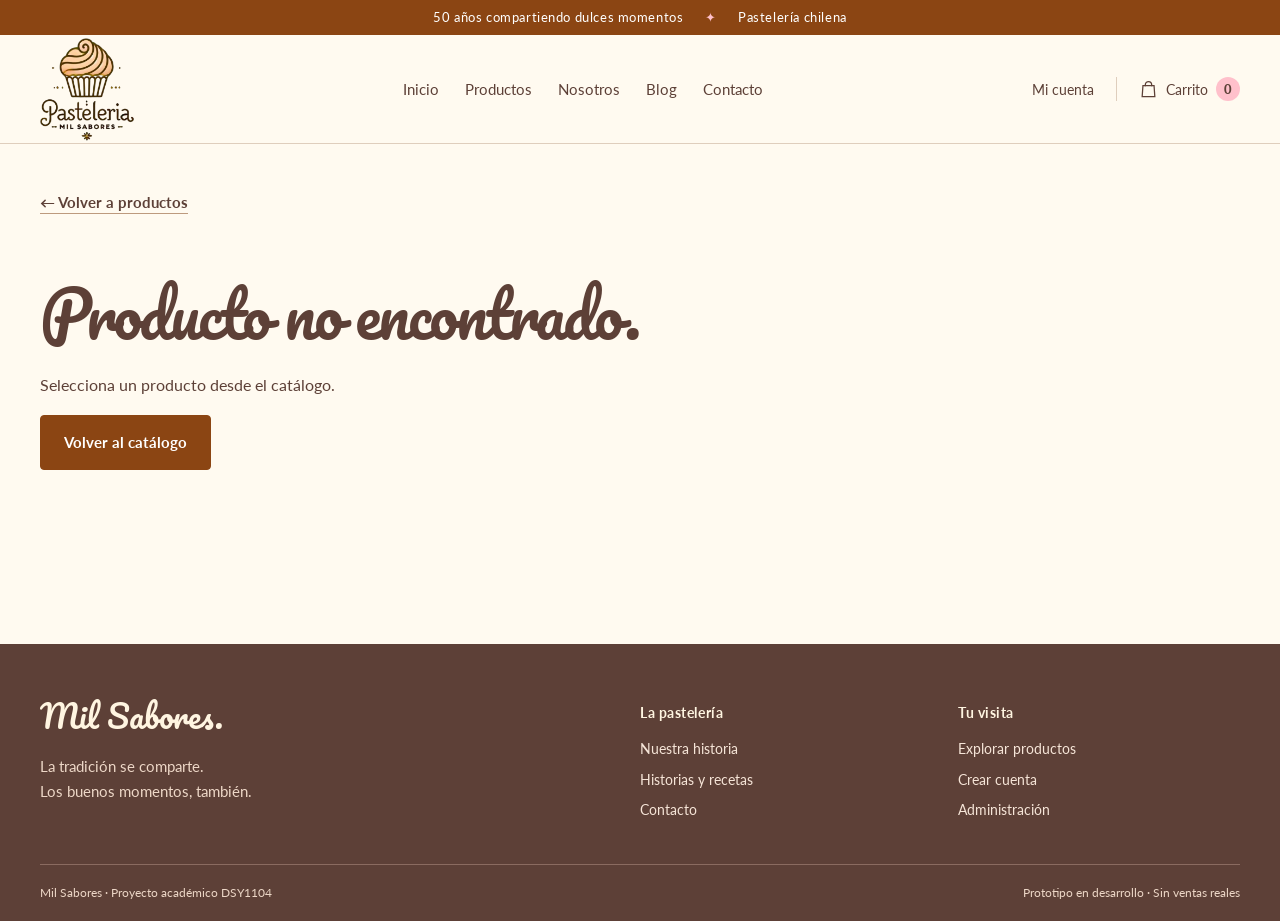
<file: producto.html>
<!doctype html>
<html lang="es-CL">
    <head>
        <meta charset="utf-8">
        <meta name="viewport" content="width=device-width, initial-scale=1">
        <title>Detalle de producto | Mil Sabores</title>
        <meta
            name="description"
            content="Pastelería Mil Sabores: tradición, tortas y repostería para compartir. Proyecto académico DSY1104."
        >
        <meta name="theme-color" content="#FFF5E1">
        <link rel="stylesheet" href="css/estilos.css">

        <!-- defer conserva el orden y espera a que exista el HTML. -->
        <script defer src="js/productos.js">
        </script>
        <script defer src="js/validaciones.js"></script>
        <script defer src="js/inventario.js"></script>
        <script defer src="js/utilidades.js">
        </script>
        <script defer src="js/carrito.js">
        </script>
        <script defer src="js/principal.js">
        </script>
        <script defer src="js/personalizacion.js"></script>
        <script defer src="js/detalle-producto.js">
        </script>
    </head>
    <body>
        <a class="skip-link" href="#contenido">Saltar al contenido</a>
        <div class="anniversary">
            50 años compartiendo dulces momentos
            <span aria-hidden="true">✦</span>
            Pastelería chilena
        </div>

        <!-- Cabecera compartida y navegación principal. -->
        <header class="site-header">
            <div class="container header-inner">
                <a class="brand" href="index.html" aria-label="Pastelería Mil Sabores, inicio">
                    <img
                        class="brand-logo"
                        src="assets/logo-mil-sabores.png"
                        width="346"
                        height="379"
                        alt=""
                    >
                </a>
                <button
                    class="menu-toggle"
                    type="button"
                    aria-expanded="false"
                    aria-controls="menu-principal"
                >
                    Menú <span aria-hidden="true">☰</span>
                </button>
                <nav id="menu-principal" class="main-nav" aria-label="Principal">
                    <a href="index.html">Inicio</a>
                    <a href="productos.html">Productos</a>
                    <a href="nosotros.html">Nosotros</a>
                    <a href="blog.html">Blog</a>
                    <a href="contacto.html">Contacto</a>
                </nav>
                <div class="header-actions">
                    <a class="account-link" href="login.html">Mi cuenta</a>
                    <a class="bag-link" href="carrito.html" aria-label="Ver carrito">
                        <svg
                            width="19"
                            height="21"
                            viewBox="0 0 24 24"
                            fill="none"
                            stroke="currentColor"
                            stroke-width="1.6"
                            aria-hidden="true"
                        >
                            <path d="M5 7h14l1 14H4L5 7Z">
                            </path>
                            <path d="M8 8V6a4 4 0 0 1 8 0v2">
                            </path>
                        </svg>
                        <span class="bag-label">Carrito</span>
                        <span class="cart-count" data-contador-carrito aria-hidden="true">0</span>
                    </a>
                </div>
            </div>
        </header>
        <main id="contenido">

            <!-- Aviso persistente si el navegador no puede guardar los cambios. -->
            <p id="aviso-almacenamiento" class="container storage-notice" role="status" hidden></p>
            <noscript>
                <p class="container storage-notice">
                    Activa JavaScript para usar el catálogo y el carrito.
                </p>
            </noscript>
            <section class="container detail-section">
                <a class="text-link" href="productos.html">← Volver a productos</a>
                <div id="detalle-producto">
                </div>
            </section>
        </main>

        <!-- Pie de página compartido. -->
        <footer class="site-footer">
            <div class="container footer-grid">
                <div>
                    <a class="brand footer-brand" href="index.html">
                        <span class="brand-name">Mil Sabores.</span>
                    </a>
                    <p>La tradición se comparte.<br>Los buenos momentos, también.</p>
                </div>
                <div>
                    <h2>La pastelería</h2>
                    <a href="nosotros.html">Nuestra historia</a>
                    <a href="blog.html">Historias y recetas</a>
                    <a href="contacto.html">Contacto</a>
                </div>
                <div>
                    <h2>Tu visita</h2>
                    <a href="productos.html">Explorar productos</a>
                    <a href="registro.html">Crear cuenta</a>
                    <a href="admin/index.html">Administración</a>
                </div>
            </div>
            <div class="container footer-bottom">
                <span>Mil Sabores · Proyecto académico DSY1104</span>
                <span>Prototipo en desarrollo · Sin ventas reales</span>
            </div>
        </footer>

        <!-- Mensajes de agregar, modificar o eliminar productos. -->
        <div
            id="notificacion"
            class="toast"
            role="status"
            aria-live="polite"
            aria-atomic="true"
        >
        </div>
    </body>
</html>
</file>
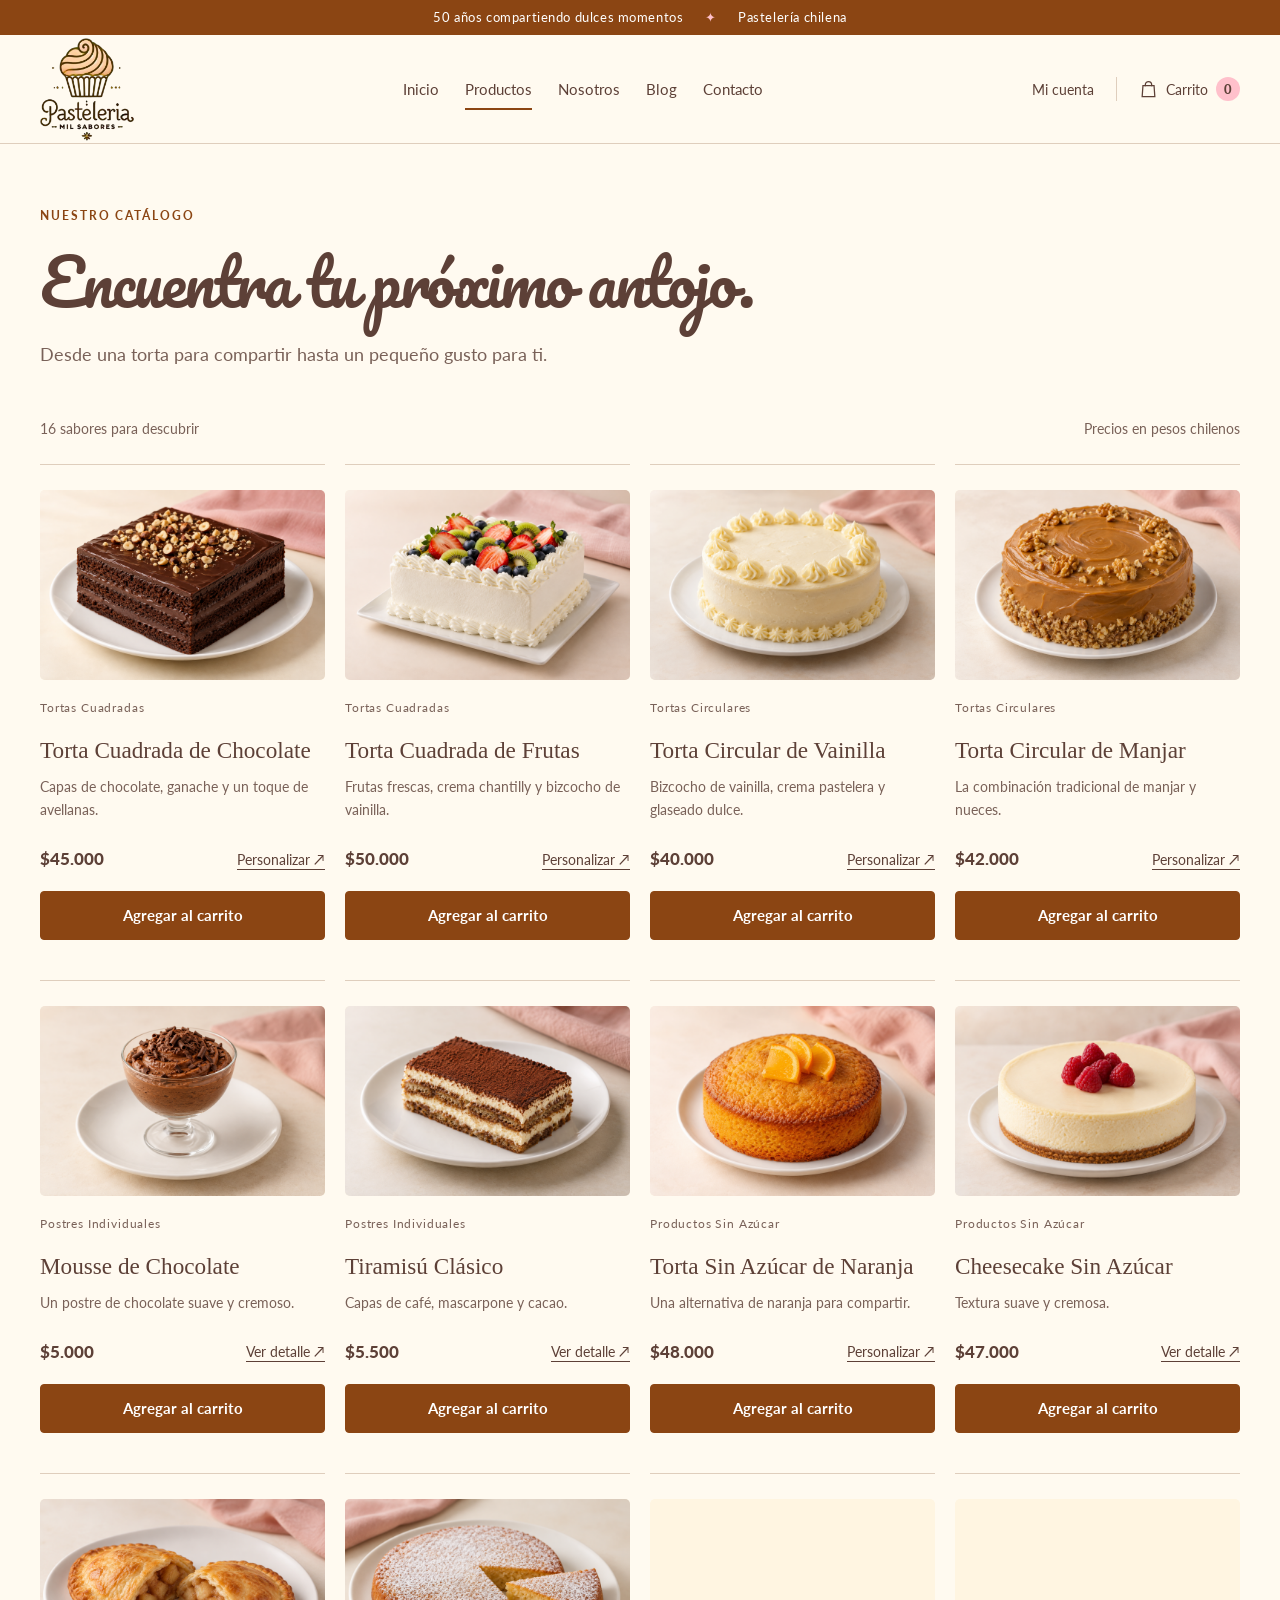
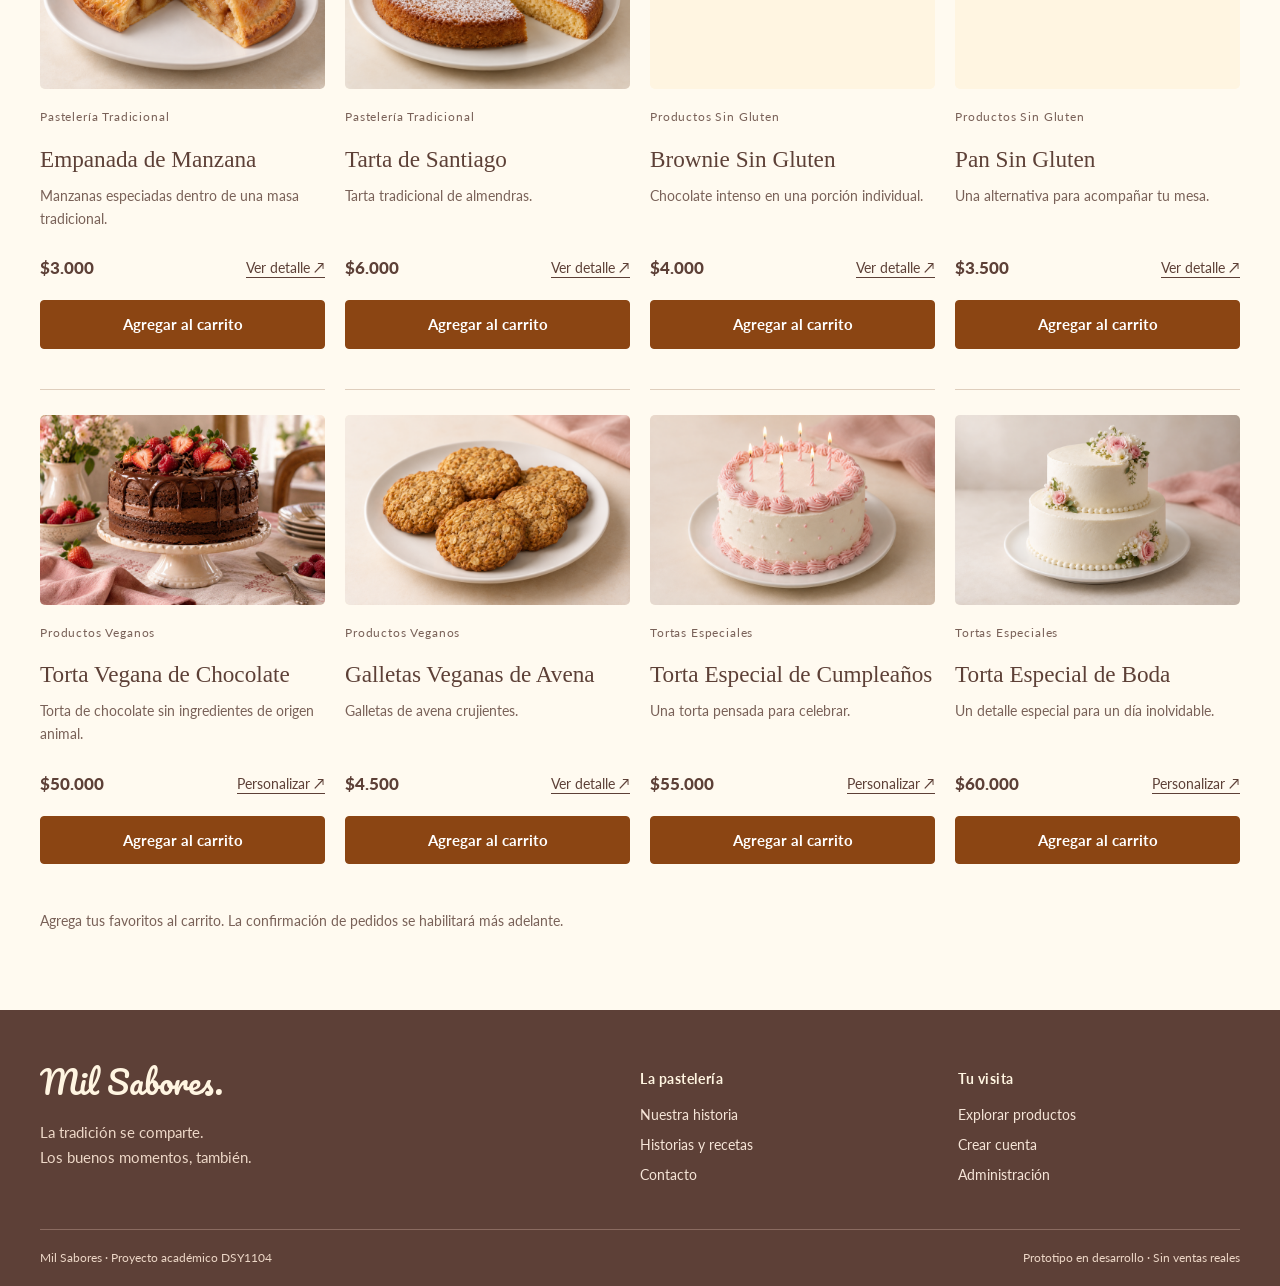
<file: productos.html>
<!doctype html>
<html lang="es-CL">
    <head>
        <meta charset="utf-8">
        <meta name="viewport" content="width=device-width, initial-scale=1">
        <title>Productos | Mil Sabores</title>
        <meta
            name="description"
            content="Pastelería Mil Sabores: tradición, tortas y repostería para compartir. Proyecto académico DSY1104."
        >
        <meta name="theme-color" content="#FFF5E1">
        <link rel="stylesheet" href="css/estilos.css">

        <!-- defer conserva el orden y espera a que exista el HTML. -->
        <script defer src="js/productos.js">
        </script>
        <script defer src="js/validaciones.js"></script>
        <script defer src="js/inventario.js"></script>
        <script defer src="js/utilidades.js">
        </script>
        <script defer src="js/carrito.js">
        </script>
        <script defer src="js/principal.js">
        </script>
        <script defer src="js/catalogo.js">
        </script>
    </head>
    <body>
        <a class="skip-link" href="#contenido">Saltar al contenido</a>
        <div class="anniversary">
            50 años compartiendo dulces momentos
            <span aria-hidden="true">✦</span>
            Pastelería chilena
        </div>

        <!-- Cabecera compartida y navegación principal. -->
        <header class="site-header">
            <div class="container header-inner">
                <a class="brand" href="index.html" aria-label="Pastelería Mil Sabores, inicio">
                    <img
                        class="brand-logo"
                        src="assets/logo-mil-sabores.png"
                        width="346"
                        height="379"
                        alt=""
                    >
                </a>
                <button
                    class="menu-toggle"
                    type="button"
                    aria-expanded="false"
                    aria-controls="menu-principal"
                >
                    Menú <span aria-hidden="true">☰</span>
                </button>
                <nav id="menu-principal" class="main-nav" aria-label="Principal">
                    <a href="index.html">Inicio</a>
                    <a href="productos.html" aria-current="page">Productos</a>
                    <a href="nosotros.html">Nosotros</a>
                    <a href="blog.html">Blog</a>
                    <a href="contacto.html">Contacto</a>
                </nav>
                <div class="header-actions">
                    <a class="account-link" href="login.html">Mi cuenta</a>
                    <a class="bag-link" href="carrito.html" aria-label="Ver carrito">
                        <svg
                            width="19"
                            height="21"
                            viewBox="0 0 24 24"
                            fill="none"
                            stroke="currentColor"
                            stroke-width="1.6"
                            aria-hidden="true"
                        >
                            <path d="M5 7h14l1 14H4L5 7Z">
                            </path>
                            <path d="M8 8V6a4 4 0 0 1 8 0v2">
                            </path>
                        </svg>
                        <span class="bag-label">Carrito</span>
                        <span class="cart-count" data-contador-carrito aria-hidden="true">0</span>
                    </a>
                </div>
            </div>
        </header>
        <main id="contenido">

            <!-- Aviso persistente si el navegador no puede guardar los cambios. -->
            <p id="aviso-almacenamiento" class="container storage-notice" role="status" hidden></p>
            <noscript>
                <p class="container storage-notice">
                    Activa JavaScript para usar el catálogo y el carrito.
                </p>
            </noscript>
            <section class="page-heading container">
                <p class="eyebrow">NUESTRO CATÁLOGO</p>
                <h1>Encuentra tu próximo antojo.</h1>
                <p class="lede">Desde una torta para compartir hasta un pequeño gusto para ti.</p>
            </section>
            <section class="container catalog-section">
                <div class="catalog-top">
                    <span><span data-total-productos>16</span> sabores para descubrir</span>
                    <span>Precios en pesos chilenos</span>
                </div>
                <div class="product-grid" data-products="all">
                </div>
                <p class="quiet-note">
                    Agrega tus favoritos al carrito. La confirmación de pedidos se habilitará más
                    adelante.
                </p>
            </section>
        </main>

        <!-- Pie de página compartido. -->
        <footer class="site-footer">
            <div class="container footer-grid">
                <div>
                    <a class="brand footer-brand" href="index.html">
                        <span class="brand-name">Mil Sabores.</span>
                    </a>
                    <p>La tradición se comparte.<br>Los buenos momentos, también.</p>
                </div>
                <div>
                    <h2>La pastelería</h2>
                    <a href="nosotros.html">Nuestra historia</a>
                    <a href="blog.html">Historias y recetas</a>
                    <a href="contacto.html">Contacto</a>
                </div>
                <div>
                    <h2>Tu visita</h2>
                    <a href="productos.html">Explorar productos</a>
                    <a href="registro.html">Crear cuenta</a>
                    <a href="admin/index.html">Administración</a>
                </div>
            </div>
            <div class="container footer-bottom">
                <span>Mil Sabores · Proyecto académico DSY1104</span>
                <span>Prototipo en desarrollo · Sin ventas reales</span>
            </div>
        </footer>

        <!-- Mensajes de agregar, modificar o eliminar productos. -->
        <div
            id="notificacion"
            class="toast"
            role="status"
            aria-live="polite"
            aria-atomic="true"
        >
        </div>
    </body>
</html>
</file>
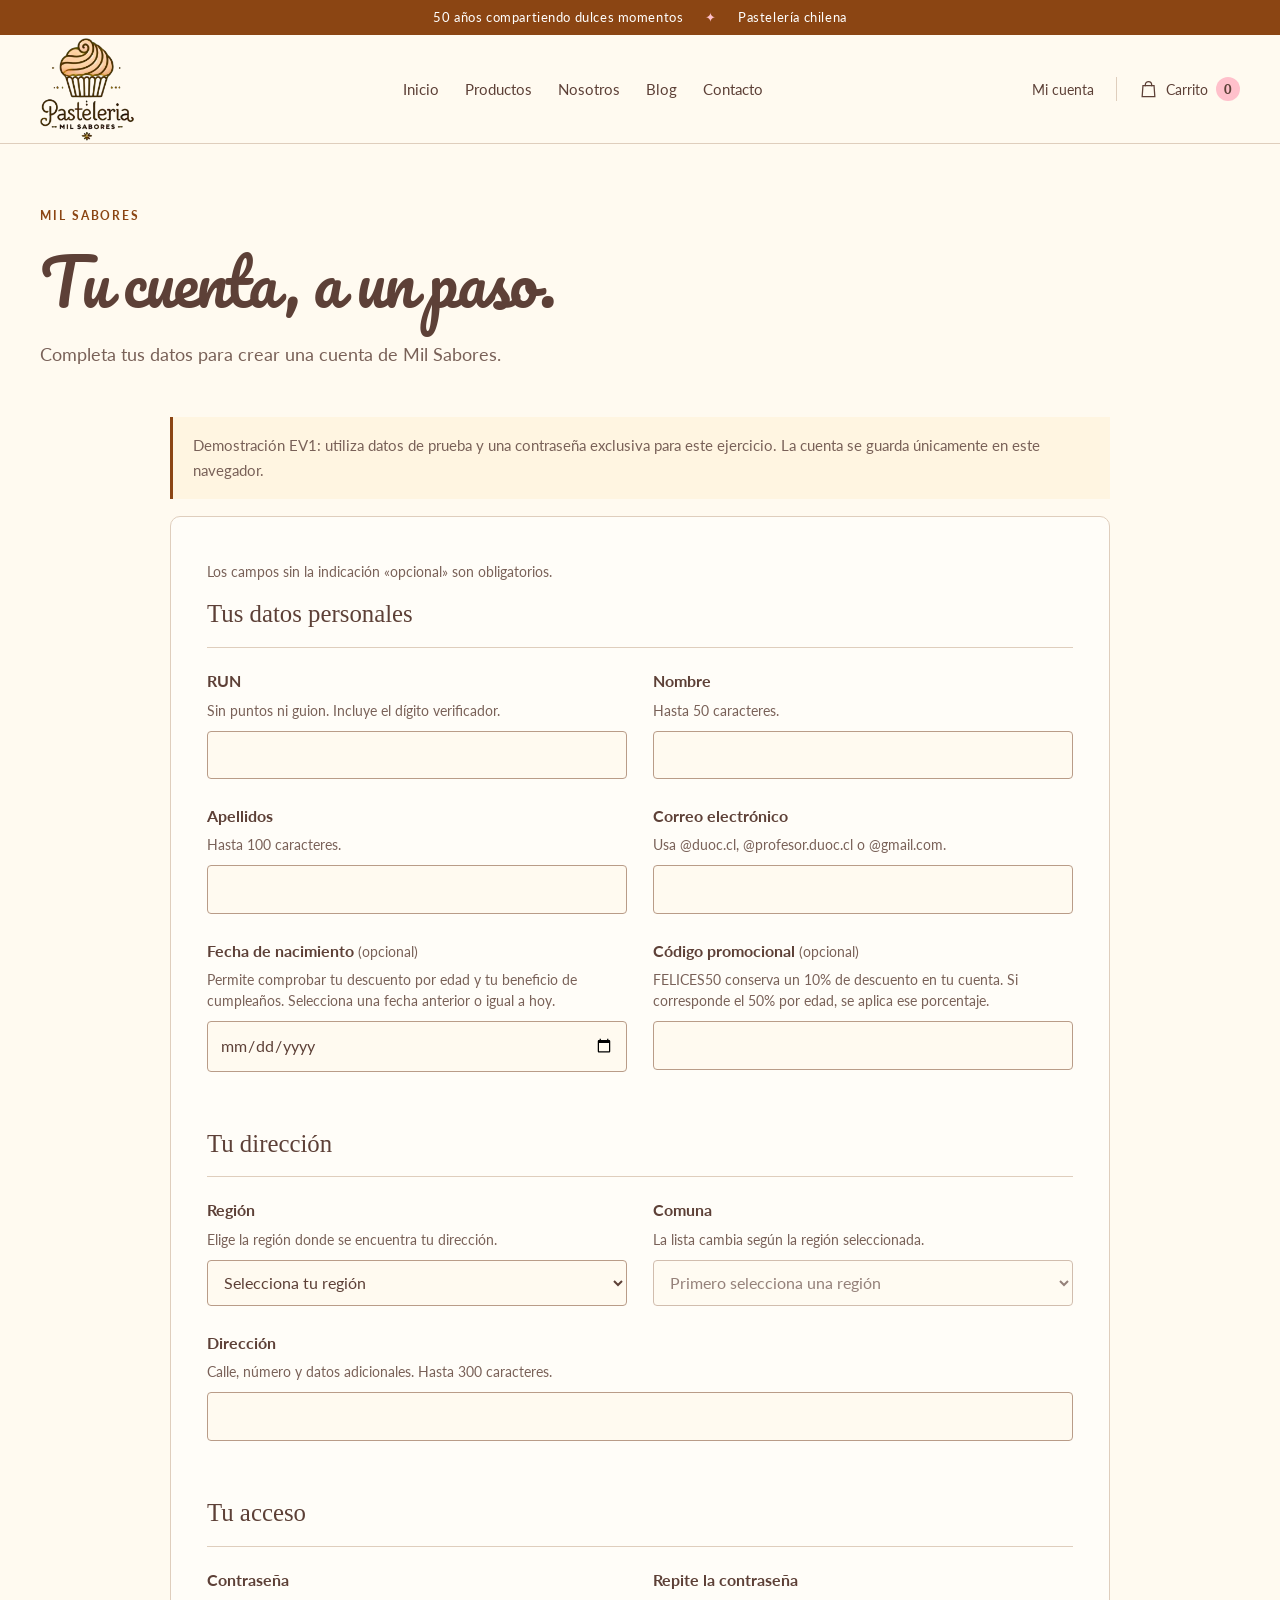
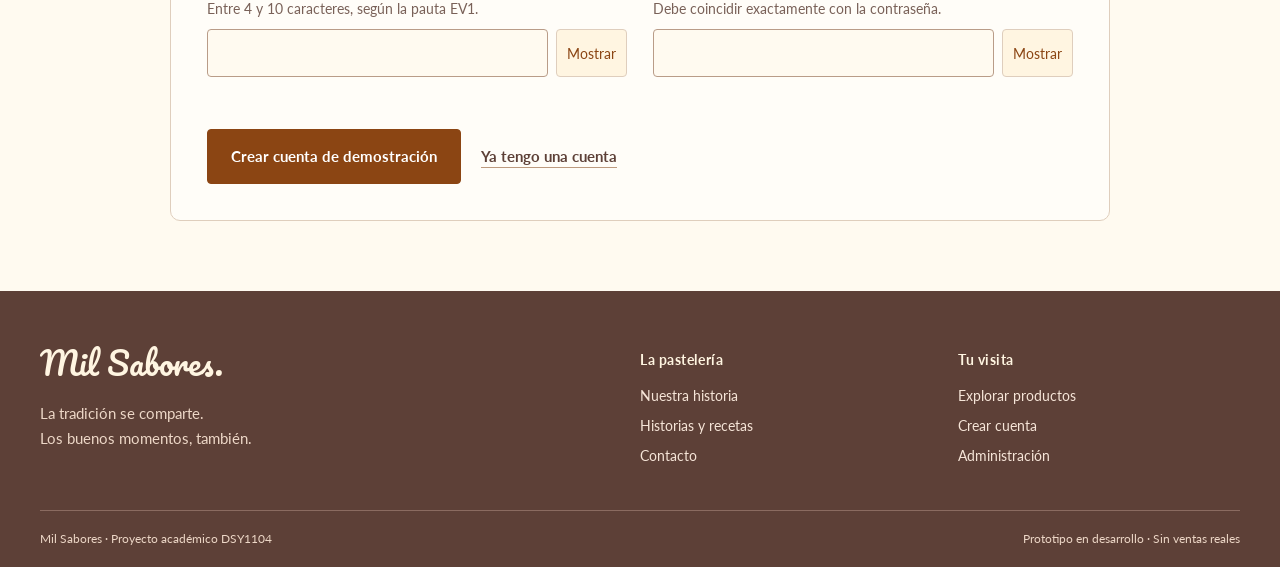
<file: registro.html>
<!doctype html>
<html lang="es-CL">
    <head>
        <meta charset="utf-8">
        <meta name="viewport" content="width=device-width, initial-scale=1">
        <title>Registro | Mil Sabores</title>
        <meta
            name="description"
            content="Pastelería Mil Sabores: tradición, tortas y repostería para compartir. Proyecto académico DSY1104."
        >
        <meta name="theme-color" content="#FFF5E1">
        <link rel="stylesheet" href="css/estilos.css">

        <!-- defer conserva el orden y espera a que exista el HTML. -->
        <script defer src="js/productos.js">
        </script>
        <script defer src="js/validaciones.js"></script>
        <script defer src="js/inventario.js"></script>
        <script defer src="js/utilidades.js">
        </script>
        <script defer src="js/carrito.js">
        </script>
        <script defer src="js/principal.js">
        </script>

        <!-- Validaciones compartidas y controlador de esta vista. -->
        <script defer src="js/regiones.js">
        </script>
        <script defer src="js/credenciales-demo.js">
        </script>
        <script defer src="js/cuentas-demo.js">
        </script>
        <script defer src="js/formularios.js">
        </script>
        <script defer src="js/ubicacion-formulario.js">
        </script>
        <script defer src="js/registro.js">
        </script>
    </head>
    <body>
        <a class="skip-link" href="#contenido">Saltar al contenido</a>
        <div class="anniversary">
            50 años compartiendo dulces momentos
            <span aria-hidden="true">✦</span>
            Pastelería chilena
        </div>

        <!-- Cabecera compartida y navegación principal. -->
        <header class="site-header">
            <div class="container header-inner">
                <a class="brand" href="index.html" aria-label="Pastelería Mil Sabores, inicio">
                    <img
                        class="brand-logo"
                        src="assets/logo-mil-sabores.png"
                        width="346"
                        height="379"
                        alt=""
                    >
                </a>
                <button
                    class="menu-toggle"
                    type="button"
                    aria-expanded="false"
                    aria-controls="menu-principal"
                >
                    Menú <span aria-hidden="true">☰</span>
                </button>
                <nav id="menu-principal" class="main-nav" aria-label="Principal">
                    <a href="index.html">Inicio</a>
                    <a href="productos.html">Productos</a>
                    <a href="nosotros.html">Nosotros</a>
                    <a href="blog.html">Blog</a>
                    <a href="contacto.html">Contacto</a>
                </nav>
                <div class="header-actions">
                    <a class="account-link" href="login.html">Mi cuenta</a>
                    <a class="bag-link" href="carrito.html" aria-label="Ver carrito">
                        <svg
                            width="19"
                            height="21"
                            viewBox="0 0 24 24"
                            fill="none"
                            stroke="currentColor"
                            stroke-width="1.6"
                            aria-hidden="true"
                        >
                            <path d="M5 7h14l1 14H4L5 7Z">
                            </path>
                            <path d="M8 8V6a4 4 0 0 1 8 0v2">
                            </path>
                        </svg>
                        <span class="bag-label">Carrito</span>
                        <span class="cart-count" data-contador-carrito aria-hidden="true">0</span>
                    </a>
                </div>
            </div>
        </header>
        <main id="contenido">

            <!-- Aviso persistente si el navegador no puede guardar los cambios. -->
            <p id="aviso-almacenamiento" class="container storage-notice" role="status" hidden></p>
            <noscript>
                <p class="container storage-notice">
                    Activa JavaScript para usar el catálogo y el carrito.
                </p>
            </noscript>
            <section class="page-heading container">
                <p class="eyebrow">MIL SABORES</p>
                <h1>Tu cuenta, a un paso.</h1>
                <p class="lede">Completa tus datos para crear una cuenta de Mil Sabores.</p>
            </section>
            <section class="container forms-section">
                <p class="demo-note">
                    Demostración EV1: utiliza datos de prueba y una contraseña exclusiva para este
                    ejercicio. La cuenta se guarda únicamente en este navegador.
                </p>
                <form id="formulario-registro" class="form-panel" novalidate>
                    <div
                        class="form-result"
                        data-resultado
                        role="status"
                        tabindex="-1"
                        hidden
                    >
                    </div>
                    <p class="field-help">
                        Los campos sin la indicación «opcional» son obligatorios.
                    </p>
                    <fieldset>
                        <legend>
                            Tus datos personales
                        </legend>
                        <div class="form-grid">
                            <div class="form-field">
                                <label for="run">RUN</label>
                                <p id="ayuda-run" class="field-help">
                                    Sin puntos ni guion. Incluye el dígito verificador.
                                </p>
                                <input
                                    id="run"
                                    name="run"
                                    data-validar
                                    aria-describedby="ayuda-run error-run"
                                    required
                                    maxlength="9"
                                    minlength="7"
                                    type="text"
                                >
                                <p
                                    id="error-run"
                                    class="field-error"
                                    data-error-para="run"
                                    aria-live="polite"
                                    hidden
                                >
                                </p>
                            </div>
                            <div class="form-field">
                                <label for="nombre">Nombre</label>
                                <p id="ayuda-nombre" class="field-help">Hasta 50 caracteres.</p>
                                <input
                                    id="nombre"
                                    name="nombre"
                                    data-validar
                                    aria-describedby="ayuda-nombre error-nombre"
                                    required
                                    autocomplete="given-name"
                                    maxlength="50"
                                    type="text"
                                >
                                <p
                                    id="error-nombre"
                                    class="field-error"
                                    data-error-para="nombre"
                                    aria-live="polite"
                                    hidden
                                >
                                </p>
                            </div>
                            <div class="form-field">
                                <label for="apellidos">Apellidos</label>
                                <p id="ayuda-apellidos" class="field-help">Hasta 100 caracteres.</p>
                                <input
                                    id="apellidos"
                                    name="apellidos"
                                    data-validar
                                    aria-describedby="ayuda-apellidos error-apellidos"
                                    required
                                    autocomplete="family-name"
                                    maxlength="100"
                                    type="text"
                                >
                                <p
                                    id="error-apellidos"
                                    class="field-error"
                                    data-error-para="apellidos"
                                    aria-live="polite"
                                    hidden
                                >
                                </p>
                            </div>
                            <div class="form-field">
                                <label for="correo">Correo electrónico</label>
                                <p id="ayuda-correo" class="field-help">
                                    Usa @duoc.cl, @profesor.duoc.cl o @gmail.com.
                                </p>
                                <input
                                    id="correo"
                                    name="correo"
                                    data-validar
                                    aria-describedby="ayuda-correo error-correo"
                                    required
                                    autocomplete="email"
                                    maxlength="100"
                                    type="email"
                                >
                                <p
                                    id="error-correo"
                                    class="field-error"
                                    data-error-para="correo"
                                    aria-live="polite"
                                    hidden
                                >
                                </p>
                            </div>
                            <div class="form-field">
                                <label for="nacimiento">
                                    Fecha de nacimiento <span class="optional-label">(opcional)</span>
                                </label>
                                <p id="ayuda-nacimiento" class="field-help">
                                    Permite comprobar tu descuento por edad y tu beneficio de cumpleaños.
                                    Selecciona una fecha anterior o igual a hoy.
                                </p>
                                <input
                                    id="nacimiento"
                                    name="nacimiento"
                                    data-validar
                                    aria-describedby="ayuda-nacimiento error-nacimiento"
                                    autocomplete="bday"
                                    type="date"
                                >
                                <p
                                    id="error-nacimiento"
                                    class="field-error"
                                    data-error-para="nacimiento"
                                    aria-live="polite"
                                    hidden
                                >
                                </p>
                            </div>
                            <div class="form-field">
                                <label for="codigoPromocional">
                                    Código promocional <span class="optional-label">(opcional)</span>
                                </label>
                                <p id="ayuda-codigoPromocional" class="field-help">
                                    FELICES50 conserva un 10% de descuento en tu cuenta.
                                    Si corresponde el 50% por edad, se aplica ese porcentaje.
                                </p>
                                <input
                                    id="codigoPromocional"
                                    name="codigoPromocional"
                                    data-validar
                                    aria-describedby="ayuda-codigoPromocional error-codigoPromocional"
                                    type="text"
                                >
                                <p
                                    id="error-codigoPromocional"
                                    class="field-error"
                                    data-error-para="codigoPromocional"
                                    aria-live="polite"
                                    hidden
                                >
                                </p>
                            </div>
                        </div>
                    </fieldset>
                    <fieldset>
                        <legend>
                            Tu dirección
                        </legend>
                        <div class="form-grid">
                            <div class="form-field">
                                <label for="region">Región</label>
                                <p id="ayuda-region" class="field-help">
                                    Elige la región donde se encuentra tu dirección.
                                </p>
                                <select
                                    id="region"
                                    name="region"
                                    data-validar
                                    aria-describedby="ayuda-region error-region"
                                    required
                                    autocomplete="address-level1"
                                >
                                    <option value="">
                                        Selecciona tu región
                                    </option>
                                </select>
                                <p
                                    id="error-region"
                                    class="field-error"
                                    data-error-para="region"
                                    aria-live="polite"
                                    hidden
                                >
                                </p>
                            </div>
                            <div class="form-field">
                                <label for="comuna">Comuna</label>
                                <p id="ayuda-comuna" class="field-help">
                                    La lista cambia según la región seleccionada.
                                </p>
                                <select
                                    id="comuna"
                                    name="comuna"
                                    data-validar
                                    aria-describedby="ayuda-comuna error-comuna"
                                    required
                                    autocomplete="address-level2"
                                    disabled
                                >
                                    <option value="">
                                        Primero selecciona
                                        una región
                                    </option>
                                </select>
                                <p
                                    id="error-comuna"
                                    class="field-error"
                                    data-error-para="comuna"
                                    aria-live="polite"
                                    hidden
                                >
                                </p>
                            </div>
                        </div>
                        <div class="form-field">
                            <label for="direccion">Dirección</label>
                            <p id="ayuda-direccion" class="field-help">
                                Calle, número y datos adicionales. Hasta 300 caracteres.
                            </p>
                            <input
                                id="direccion"
                                name="direccion"
                                data-validar
                                aria-describedby="ayuda-direccion error-direccion"
                                required
                                autocomplete="street-address"
                                maxlength="300"
                                type="text"
                            >
                            <p
                                id="error-direccion"
                                class="field-error"
                                data-error-para="direccion"
                                aria-live="polite"
                                hidden
                            >
                            </p>
                        </div>
                    </fieldset>
                    <fieldset>
                        <legend>
                            Tu acceso
                        </legend>
                        <div class="form-grid">
                            <div class="form-field">
                                <label for="contrasena">Contraseña</label>
                                <p id="ayuda-contrasena" class="field-help">
                                    Entre 4 y 10 caracteres, según la pauta EV1.
                                </p>
                                <div class="password-control">
                                    <input
                                        id="contrasena"
                                        name="contrasena"
                                        data-validar
                                        aria-describedby="ayuda-contrasena error-contrasena"
                                        required
                                        autocomplete="new-password"
                                        maxlength="10"
                                        minlength="4"
                                        type="password"
                                    >
                                    <button
                                        type="button"
                                        class="password-toggle"
                                        data-mostrar-clave="contrasena"
                                        aria-controls="contrasena"
                                        aria-pressed="false"
                                    >
                                        Mostrar
                                    </button>
                                </div>
                                <p
                                    id="error-contrasena"
                                    class="field-error"
                                    data-error-para="contrasena"
                                    aria-live="polite"
                                    hidden
                                >
                                </p>
                            </div>
                            <div class="form-field">
                                <label for="confirmacion">Repite la contraseña</label>
                                <p id="ayuda-confirmacion" class="field-help">
                                    Debe coincidir exactamente con la contraseña.
                                </p>
                                <div class="password-control">
                                    <input
                                        id="confirmacion"
                                        name="confirmacion"
                                        data-validar
                                        aria-describedby="ayuda-confirmacion error-confirmacion"
                                        required
                                        autocomplete="new-password"
                                        maxlength="10"
                                        minlength="4"
                                        type="password"
                                    >
                                    <button
                                        type="button"
                                        class="password-toggle"
                                        data-mostrar-clave="confirmacion"
                                        aria-controls="confirmacion"
                                        aria-pressed="false"
                                    >
                                        Mostrar
                                    </button>
                                </div>
                                <p
                                    id="error-confirmacion"
                                    class="field-error"
                                    data-error-para="confirmacion"
                                    aria-live="polite"
                                    hidden
                                >
                                </p>
                            </div>
                        </div>
                    </fieldset>
                    <div class="form-actions">
                        <button class="button" type="submit">Crear cuenta de demostración</button>
                        <a class="text-link" href="login.html">Ya tengo una cuenta</a>
                    </div>
                </form>
                <section id="registro-completado" class="form-panel success-panel" hidden>
                    <p class="eyebrow">CUENTA CREADA</p>
                    <h2 tabindex="-1">Bienvenido, <span data-nombre-registrado></span>.</h2>
                    <p>Tu cuenta de demostración quedó guardada en este navegador.</p>
                    <p>Ya puedes iniciar sesión con el correo y la contraseña que elegiste.</p>
                    <a class="button" href="login.html">Iniciar sesión</a>
                </section>
            </section>
        </main>

        <!-- Pie de página compartido. -->
        <footer class="site-footer">
            <div class="container footer-grid">
                <div>
                    <a class="brand footer-brand" href="index.html">
                        <span class="brand-name">Mil Sabores.</span>
                    </a>
                    <p>La tradición se comparte.<br>Los buenos momentos, también.</p>
                </div>
                <div>
                    <h2>La pastelería</h2>
                    <a href="nosotros.html">Nuestra historia</a>
                    <a href="blog.html">Historias y recetas</a>
                    <a href="contacto.html">Contacto</a>
                </div>
                <div>
                    <h2>Tu visita</h2>
                    <a href="productos.html">Explorar productos</a>
                    <a href="registro.html">Crear cuenta</a>
                    <a href="admin/index.html">Administración</a>
                </div>
            </div>
            <div class="container footer-bottom">
                <span>Mil Sabores · Proyecto académico DSY1104</span>
                <span>Prototipo en desarrollo · Sin ventas reales</span>
            </div>
        </footer>

        <!-- Mensajes de agregar, modificar o eliminar productos. -->
        <div
            id="notificacion"
            class="toast"
            role="status"
            aria-live="polite"
            aria-atomic="true"
        >
        </div>
    </body>
</html>
</file>
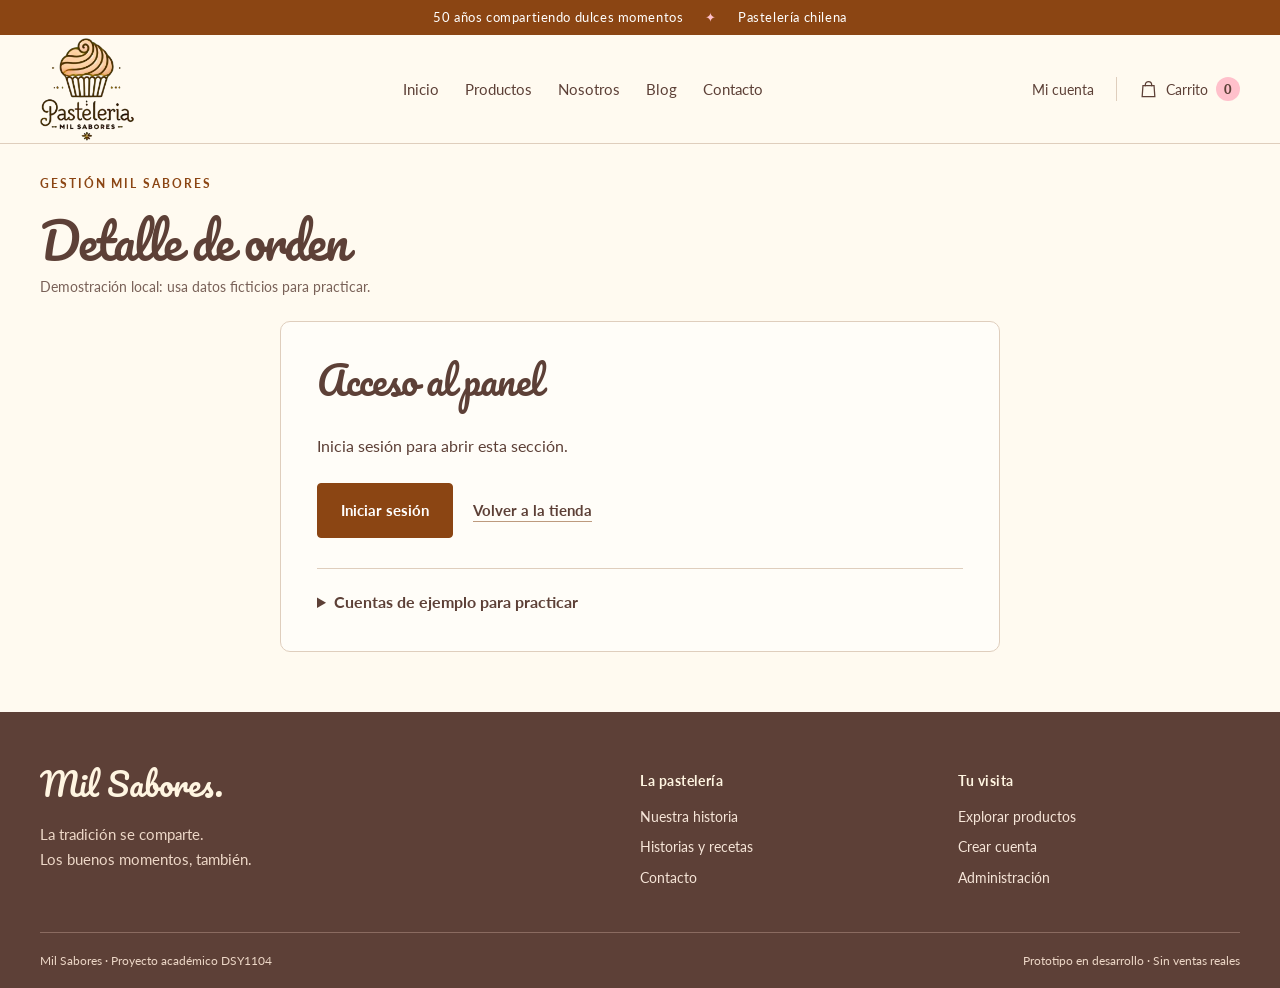
<file: admin/orden.html>
<!doctype html>
<html lang="es-CL">
    <head>
        <meta charset="utf-8">
        <meta name="viewport" content="width=device-width, initial-scale=1">
        <title>Detalle de orden | Gestión Mil Sabores</title>
        <meta
            name="description"
            content="Pastelería Mil Sabores: tradición, tortas y repostería para compartir. Proyecto académico DSY1104."
        >
        <meta name="theme-color" content="#FFF5E1">
        <link rel="stylesheet" href="../css/estilos.css">

        <!-- defer conserva el orden y espera a que exista el HTML. -->
        <script defer src="../js/productos.js"></script>
        <script defer src="../js/validaciones.js"></script>
        <script defer src="../js/inventario.js"></script>
        <script defer src="../js/utilidades.js"></script>
        <script defer src="../js/carrito.js"></script>
        <script defer src="../js/principal.js"></script>
        <script defer src="../js/regiones.js"></script>
        <script defer src="../js/credenciales-demo.js"></script>
        <script defer src="../js/cuentas-demo.js"></script>
        <script defer src="../js/formularios.js"></script>
        <script defer src="../js/ubicacion-formulario.js"></script>
        <script defer src="../js/administracion.js"></script>
        <script defer src="../js/datos-ordenes.js"></script>
        <script defer src="../js/ordenes.js"></script>
        <script defer src="../js/admin-orden.js"></script>
    </head>
    <body>
        <a class="skip-link" href="#contenido">Saltar al contenido</a>
        <div class="anniversary">
            50 años compartiendo dulces momentos
            <span aria-hidden="true">✦</span>
            Pastelería chilena
        </div>

        <!-- Cabecera compartida y navegación principal. -->
        <header class="site-header">
            <div class="container header-inner">
                <a class="brand" href="../index.html" aria-label="Pastelería Mil Sabores, inicio">
                    <img
                        class="brand-logo"
                        src="../assets/logo-mil-sabores.png"
                        width="346"
                        height="379"
                        alt=""
                    >
                </a>
                <button
                    class="menu-toggle"
                    type="button"
                    aria-expanded="false"
                    aria-controls="menu-principal"
                >
                    Menú <span aria-hidden="true">☰</span>
                </button>
                <nav id="menu-principal" class="main-nav" aria-label="Principal">
                    <a href="../index.html">Inicio</a>
                    <a href="../productos.html">Productos</a>
                    <a href="../nosotros.html">Nosotros</a>
                    <a href="../blog.html">Blog</a>
                    <a href="../contacto.html">Contacto</a>
                </nav>
                <div class="header-actions">
                    <a class="account-link" href="../login.html">Mi cuenta</a>
                    <a class="bag-link" href="../carrito.html" aria-label="Ver carrito">
                        <svg
                            width="19"
                            height="21"
                            viewBox="0 0 24 24"
                            fill="none"
                            stroke="currentColor"
                            stroke-width="1.6"
                            aria-hidden="true"
                        >
                            <path d="M5 7h14l1 14H4L5 7Z">
                            </path>
                            <path d="M8 8V6a4 4 0 0 1 8 0v2">
                            </path>
                        </svg>
                        <span class="bag-label">Carrito</span>
                        <span class="cart-count" data-contador-carrito aria-hidden="true">0</span>
                    </a>
                </div>
            </div>
        </header>
        <main id="contenido">
            <p id="aviso-almacenamiento" class="container storage-notice" role="status" hidden></p>
            <noscript><p class="container storage-notice">Activa JavaScript para usar la administración.</p></noscript>
            <div class="container admin-heading">
                <p class="eyebrow">GESTIÓN MIL SABORES</p>
                <h1>Detalle de orden</h1>
                <p class="field-help">Demostración local: usa datos ficticios para practicar.</p>
            </div>
            <section id="acceso-administracion" class="container form-narrow admin-access">
                <div class="form-panel">
                    <h2>Acceso al panel</h2>
                    <p id="mensaje-acceso" role="status" tabindex="-1">Comprobando la sesión…</p>
                    <div class="form-actions">
                        <a class="button" href="../login.html">Iniciar sesión</a>
                        <a
                            id="ir-productos-panel"
                            class="text-link"
                            href="productos.html"
                            data-acceso-vendedor
                            hidden
                        >Consultar productos</a>
                        <a
                            class="text-link"
                            href="ordenes.html"
                            data-acceso-vendedor
                            hidden
                        >Consultar órdenes</a>
                        <a class="text-link" href="../index.html">Volver a la tienda</a>
                    </div>
                    <details class="demo-setup">
                        <summary>Cuentas de ejemplo para practicar</summary>
                        <p>Prepara estas cuentas una vez en este navegador. No se reemplazan cuentas existentes.</p>
                        <button id="preparar-demostracion" class="button button-outline" type="button">
                            Preparar cuentas de demostración
                        </button>
                        <p id="resultado-preparacion" role="status" tabindex="-1" hidden></p>
                        <dl class="demo-credentials">
                            <div><dt>Administrador</dt><dd>demo.admin@duoc.cl · Clave: <code>Admin123</code></dd></div>
                            <div><dt>Vendedor</dt><dd>demo.vendedor@duoc.cl · Clave: <code>Vende123</code></dd></div>
                        </dl>
                        <p class="field-help">Son las credenciales iniciales; si las editas, utiliza tus nuevos datos.</p>
                    </details>
                </div>
            </section>
            <div id="area-administrativa" hidden>
                <div class="container admin-session">
                    <p id="nombre-administrador"></p>
                    <button id="salir-administracion" class="text-button" type="button">Cerrar sesión</button>
                </div>
                <div class="container admin-layout">
                    <nav class="admin-nav" aria-label="Gestión">
                        <a href="index.html" data-solo-admin>Resumen</a>
                        <a href="productos.html">Productos</a>
                        <a href="ordenes.html" aria-current="page">Órdenes</a>
                        <a href="usuarios.html" data-solo-admin>Usuarios</a>
                        <a href="../index.html">Volver a la tienda</a>
                    </nav>
                    <div class="admin-content">
                        <a class="text-link" href="ordenes.html">Volver al listado de órdenes</a>
                        <p id="mensaje-administracion" class="form-result" role="status" tabindex="-1" hidden></p>
                        <section id="detalle-orden" class="order-detail" aria-labelledby="numero-orden" hidden>
                            <h2 id="numero-orden"></h2>
                            <dl id="datos-orden" class="record-details order-details"></dl>
                            <h3>Productos de la orden</h3>
                            <p class="field-help">Los precios y mensajes corresponden al registro de esta orden ficticia.</p>
                            <div class="table-scroll" tabindex="0" role="region" aria-label="Productos de la orden">
                                <table class="admin-table">
                                    <caption class="sr-only">Productos, personalización, cantidades e importes</caption>
                                    <thead>
                                        <tr>
                                            <th scope="col">Producto y personalización</th>
                                            <th scope="col" class="numeric-cell">Cantidad</th>
                                            <th scope="col" class="numeric-cell">Precio unitario</th>
                                            <th scope="col" class="numeric-cell">Subtotal</th>
                                        </tr>
                                    </thead>
                                    <tbody id="items-orden"></tbody>
                                </table>
                            </div>
                            <dl class="order-total">
                                <dt>Total</dt>
                                <dd id="total-orden"></dd>
                            </dl>
                        </section>
                    </div>
                </div>
            </div>
        </main>

        <!-- Pie de página compartido. -->
        <footer class="site-footer">
            <div class="container footer-grid">
                <div>
                    <a class="brand footer-brand" href="../index.html">
                        <span class="brand-name">Mil Sabores.</span>
                    </a>
                    <p>La tradición se comparte.<br>Los buenos momentos, también.</p>
                </div>
                <div>
                    <h2>La pastelería</h2>
                    <a href="../nosotros.html">Nuestra historia</a>
                    <a href="../blog.html">Historias y recetas</a>
                    <a href="../contacto.html">Contacto</a>
                </div>
                <div>
                    <h2>Tu visita</h2>
                    <a href="../productos.html">Explorar productos</a>
                    <a href="../registro.html">Crear cuenta</a>
                    <a href="../admin/index.html">Administración</a>
                </div>
            </div>
            <div class="container footer-bottom">
                <span>Mil Sabores · Proyecto académico DSY1104</span>
                <span>Prototipo en desarrollo · Sin ventas reales</span>
            </div>
        </footer>

        <!-- Mensajes de agregar, modificar o eliminar productos. -->
        <div
            id="notificacion"
            class="toast"
            role="status"
            aria-live="polite"
            aria-atomic="true"
        >
        </div>
    </body>
</html>
</file>
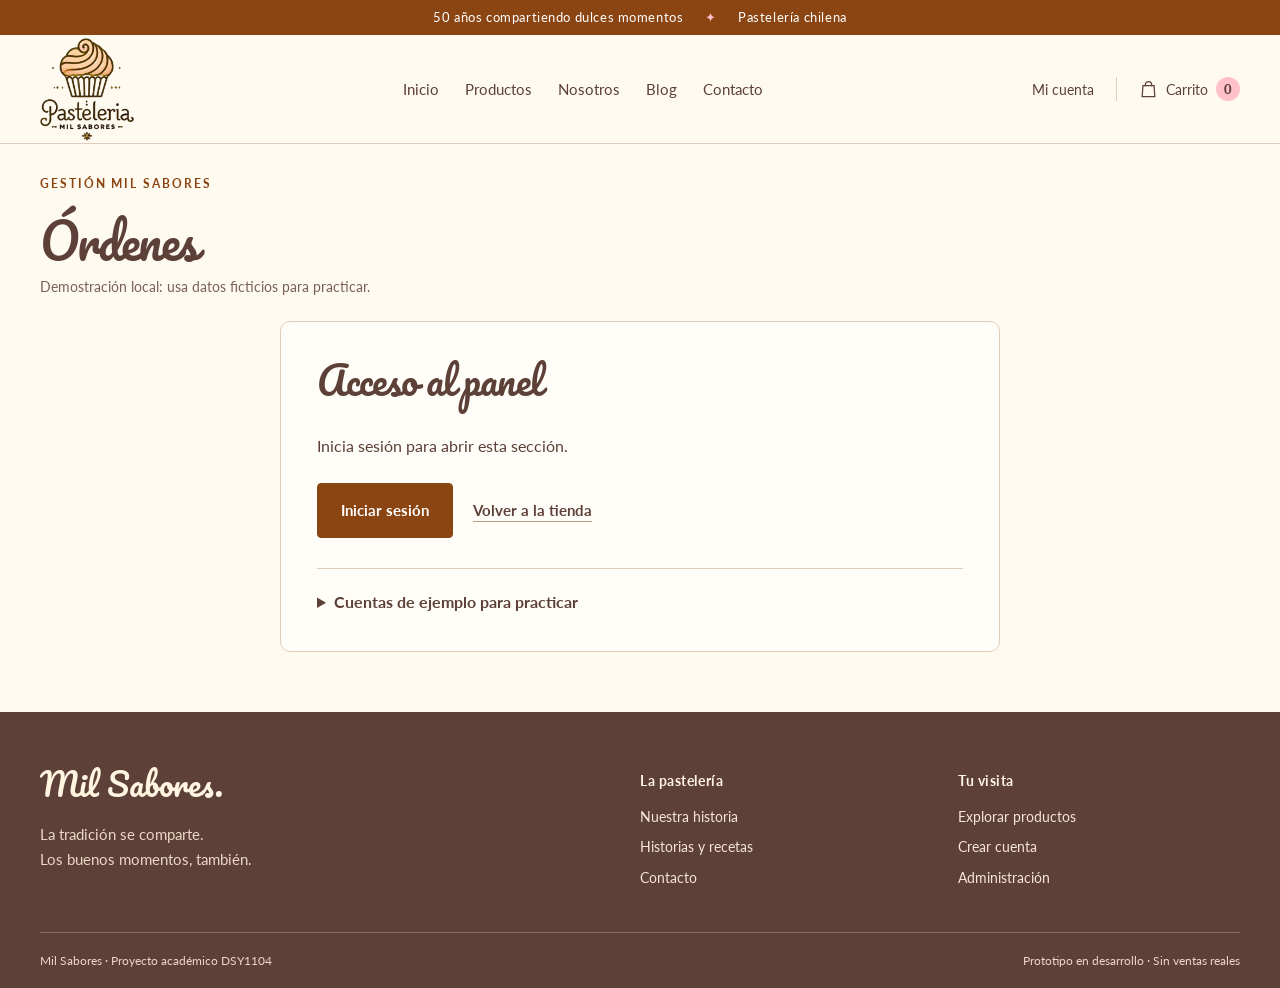
<file: admin/ordenes.html>
<!doctype html>
<html lang="es-CL">
    <head>
        <meta charset="utf-8">
        <meta name="viewport" content="width=device-width, initial-scale=1">
        <title>Órdenes | Gestión Mil Sabores</title>
        <meta
            name="description"
            content="Pastelería Mil Sabores: tradición, tortas y repostería para compartir. Proyecto académico DSY1104."
        >
        <meta name="theme-color" content="#FFF5E1">
        <link rel="stylesheet" href="../css/estilos.css">

        <!-- defer conserva el orden y espera a que exista el HTML. -->
        <script defer src="../js/productos.js"></script>
        <script defer src="../js/validaciones.js"></script>
        <script defer src="../js/inventario.js"></script>
        <script defer src="../js/utilidades.js"></script>
        <script defer src="../js/carrito.js"></script>
        <script defer src="../js/principal.js"></script>
        <script defer src="../js/regiones.js"></script>
        <script defer src="../js/credenciales-demo.js"></script>
        <script defer src="../js/cuentas-demo.js"></script>
        <script defer src="../js/formularios.js"></script>
        <script defer src="../js/ubicacion-formulario.js"></script>
        <script defer src="../js/administracion.js"></script>
        <script defer src="../js/datos-ordenes.js"></script>
        <script defer src="../js/ordenes.js"></script>
        <script defer src="../js/admin-ordenes.js"></script>
    </head>
    <body>
        <a class="skip-link" href="#contenido">Saltar al contenido</a>
        <div class="anniversary">
            50 años compartiendo dulces momentos
            <span aria-hidden="true">✦</span>
            Pastelería chilena
        </div>

        <!-- Cabecera compartida y navegación principal. -->
        <header class="site-header">
            <div class="container header-inner">
                <a class="brand" href="../index.html" aria-label="Pastelería Mil Sabores, inicio">
                    <img
                        class="brand-logo"
                        src="../assets/logo-mil-sabores.png"
                        width="346"
                        height="379"
                        alt=""
                    >
                </a>
                <button
                    class="menu-toggle"
                    type="button"
                    aria-expanded="false"
                    aria-controls="menu-principal"
                >
                    Menú <span aria-hidden="true">☰</span>
                </button>
                <nav id="menu-principal" class="main-nav" aria-label="Principal">
                    <a href="../index.html">Inicio</a>
                    <a href="../productos.html">Productos</a>
                    <a href="../nosotros.html">Nosotros</a>
                    <a href="../blog.html">Blog</a>
                    <a href="../contacto.html">Contacto</a>
                </nav>
                <div class="header-actions">
                    <a class="account-link" href="../login.html">Mi cuenta</a>
                    <a class="bag-link" href="../carrito.html" aria-label="Ver carrito">
                        <svg
                            width="19"
                            height="21"
                            viewBox="0 0 24 24"
                            fill="none"
                            stroke="currentColor"
                            stroke-width="1.6"
                            aria-hidden="true"
                        >
                            <path d="M5 7h14l1 14H4L5 7Z">
                            </path>
                            <path d="M8 8V6a4 4 0 0 1 8 0v2">
                            </path>
                        </svg>
                        <span class="bag-label">Carrito</span>
                        <span class="cart-count" data-contador-carrito aria-hidden="true">0</span>
                    </a>
                </div>
            </div>
        </header>
        <main id="contenido">
            <p id="aviso-almacenamiento" class="container storage-notice" role="status" hidden></p>
            <noscript><p class="container storage-notice">Activa JavaScript para usar la administración.</p></noscript>
            <div class="container admin-heading">
                <p class="eyebrow">GESTIÓN MIL SABORES</p>
                <h1>Órdenes</h1>
                <p class="field-help">Demostración local: usa datos ficticios para practicar.</p>
            </div>
            <section id="acceso-administracion" class="container form-narrow admin-access">
                <div class="form-panel">
                    <h2>Acceso al panel</h2>
                    <p id="mensaje-acceso" role="status" tabindex="-1">Comprobando la sesión…</p>
                    <div class="form-actions">
                        <a class="button" href="../login.html">Iniciar sesión</a>
                        <a
                            id="ir-productos-panel"
                            class="text-link"
                            href="productos.html"
                            data-acceso-vendedor
                            hidden
                        >Consultar productos</a>
                        <a
                            class="text-link"
                            href="ordenes.html"
                            data-acceso-vendedor
                            hidden
                        >Consultar órdenes</a>
                        <a class="text-link" href="../index.html">Volver a la tienda</a>
                    </div>
                    <details class="demo-setup">
                        <summary>Cuentas de ejemplo para practicar</summary>
                        <p>Prepara estas cuentas una vez en este navegador. No se reemplazan cuentas existentes.</p>
                        <button id="preparar-demostracion" class="button button-outline" type="button">
                            Preparar cuentas de demostración
                        </button>
                        <p id="resultado-preparacion" role="status" tabindex="-1" hidden></p>
                        <dl class="demo-credentials">
                            <div><dt>Administrador</dt><dd>demo.admin@duoc.cl · Clave: <code>Admin123</code></dd></div>
                            <div><dt>Vendedor</dt><dd>demo.vendedor@duoc.cl · Clave: <code>Vende123</code></dd></div>
                        </dl>
                        <p class="field-help">Son las credenciales iniciales; si las editas, utiliza tus nuevos datos.</p>
                    </details>
                </div>
            </section>
            <div id="area-administrativa" hidden>
                <div class="container admin-session">
                    <p id="nombre-administrador"></p>
                    <button id="salir-administracion" class="text-button" type="button">Cerrar sesión</button>
                </div>
                <div class="container admin-layout">
                    <nav class="admin-nav" aria-label="Gestión">
                        <a href="index.html" data-solo-admin>Resumen</a>
                        <a href="productos.html">Productos</a>
                        <a href="ordenes.html" aria-current="page">Órdenes</a>
                        <a href="usuarios.html" data-solo-admin>Usuarios</a>
                        <a href="../index.html">Volver a la tienda</a>
                    </nav>
                    <div class="admin-content">
                        <p id="mensaje-administracion" class="form-result" role="status" tabindex="-1" hidden></p>
                        <h2>Listado de órdenes</h2>
                        <p class="field-help">Consulta los datos y los productos de cada orden ficticia.</p>
                        <p id="cantidad-ordenes" class="field-help" role="status"></p>
                        <div
                            id="tabla-ordenes"
                            class="table-scroll"
                            tabindex="0"
                            role="region"
                            aria-label="Tabla de órdenes"
                            hidden
                        >
                            <table class="admin-table">
                                <caption class="sr-only">Órdenes de demostración y enlaces a su detalle</caption>
                                <thead>
                                    <tr>
                                        <th scope="col">Número</th>
                                        <th scope="col">Fecha</th>
                                        <th scope="col">Cliente</th>
                                        <th scope="col">Estado</th>
                                        <th scope="col" class="numeric-cell">Total</th>
                                        <th scope="col">Detalle</th>
                                    </tr>
                                </thead>
                                <tbody id="filas-ordenes"></tbody>
                            </table>
                        </div>
                        <p id="lista-vacia" class="empty-records" hidden>No hay órdenes disponibles.</p>
                    </div>
                </div>
            </div>
        </main>

        <!-- Pie de página compartido. -->
        <footer class="site-footer">
            <div class="container footer-grid">
                <div>
                    <a class="brand footer-brand" href="../index.html">
                        <span class="brand-name">Mil Sabores.</span>
                    </a>
                    <p>La tradición se comparte.<br>Los buenos momentos, también.</p>
                </div>
                <div>
                    <h2>La pastelería</h2>
                    <a href="../nosotros.html">Nuestra historia</a>
                    <a href="../blog.html">Historias y recetas</a>
                    <a href="../contacto.html">Contacto</a>
                </div>
                <div>
                    <h2>Tu visita</h2>
                    <a href="../productos.html">Explorar productos</a>
                    <a href="../registro.html">Crear cuenta</a>
                    <a href="../admin/index.html">Administración</a>
                </div>
            </div>
            <div class="container footer-bottom">
                <span>Mil Sabores · Proyecto académico DSY1104</span>
                <span>Prototipo en desarrollo · Sin ventas reales</span>
            </div>
        </footer>

        <!-- Mensajes de agregar, modificar o eliminar productos. -->
        <div
            id="notificacion"
            class="toast"
            role="status"
            aria-live="polite"
            aria-atomic="true"
        >
        </div>
    </body>
</html>
</file>
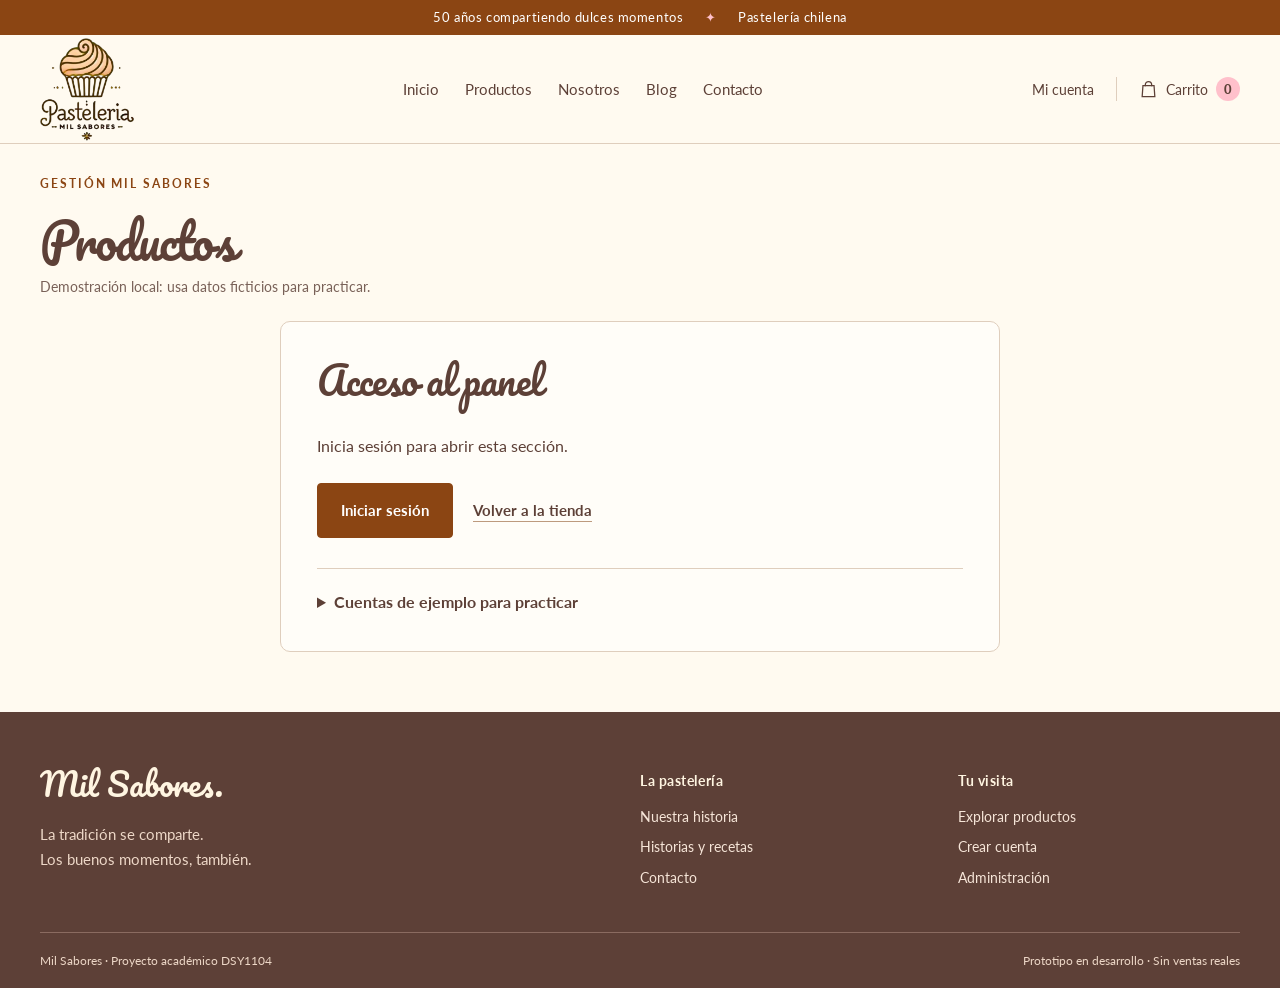
<file: admin/productos.html>
<!doctype html>
<html lang="es-CL">
    <head>
        <meta charset="utf-8">
        <meta name="viewport" content="width=device-width, initial-scale=1">
        <title>Productos | Gestión Mil Sabores</title>
        <meta
            name="description"
            content="Pastelería Mil Sabores: tradición, tortas y repostería para compartir. Proyecto académico DSY1104."
        >
        <meta name="theme-color" content="#FFF5E1">
        <link rel="stylesheet" href="../css/estilos.css">

        <!-- defer conserva el orden y espera a que exista el HTML. -->
        <script defer src="../js/productos.js"></script>
        <script defer src="../js/validaciones.js"></script>
        <script defer src="../js/inventario.js"></script>
        <script defer src="../js/utilidades.js"></script>
        <script defer src="../js/carrito.js"></script>
        <script defer src="../js/principal.js"></script>
        <script defer src="../js/regiones.js"></script>
        <script defer src="../js/credenciales-demo.js"></script>
        <script defer src="../js/cuentas-demo.js"></script>
        <script defer src="../js/formularios.js"></script>
        <script defer src="../js/ubicacion-formulario.js"></script>
        <script defer src="../js/administracion.js"></script>
        <script defer src="../js/admin-productos.js"></script>
    </head>
    <body>
        <a class="skip-link" href="#contenido">Saltar al contenido</a>
        <div class="anniversary">
            50 años compartiendo dulces momentos
            <span aria-hidden="true">✦</span>
            Pastelería chilena
        </div>

        <!-- Cabecera compartida y navegación principal. -->
        <header class="site-header">
            <div class="container header-inner">
                <a class="brand" href="../index.html" aria-label="Pastelería Mil Sabores, inicio">
                    <img
                        class="brand-logo"
                        src="../assets/logo-mil-sabores.png"
                        width="346"
                        height="379"
                        alt=""
                    >
                </a>
                <button
                    class="menu-toggle"
                    type="button"
                    aria-expanded="false"
                    aria-controls="menu-principal"
                >
                    Menú <span aria-hidden="true">☰</span>
                </button>
                <nav id="menu-principal" class="main-nav" aria-label="Principal">
                    <a href="../index.html">Inicio</a>
                    <a href="../productos.html">Productos</a>
                    <a href="../nosotros.html">Nosotros</a>
                    <a href="../blog.html">Blog</a>
                    <a href="../contacto.html">Contacto</a>
                </nav>
                <div class="header-actions">
                    <a class="account-link" href="../login.html">Mi cuenta</a>
                    <a class="bag-link" href="../carrito.html" aria-label="Ver carrito">
                        <svg
                            width="19"
                            height="21"
                            viewBox="0 0 24 24"
                            fill="none"
                            stroke="currentColor"
                            stroke-width="1.6"
                            aria-hidden="true"
                        >
                            <path d="M5 7h14l1 14H4L5 7Z">
                            </path>
                            <path d="M8 8V6a4 4 0 0 1 8 0v2">
                            </path>
                        </svg>
                        <span class="bag-label">Carrito</span>
                        <span class="cart-count" data-contador-carrito aria-hidden="true">0</span>
                    </a>
                </div>
            </div>
        </header>
        <main id="contenido">
            <p id="aviso-almacenamiento" class="container storage-notice" role="status" hidden></p>
            <noscript><p class="container storage-notice">Activa JavaScript para usar la administración.</p></noscript>
            <div class="container admin-heading">
                <p class="eyebrow">GESTIÓN MIL SABORES</p>
                <h1>Productos</h1>
                <p class="field-help">Demostración local: usa datos ficticios para practicar.</p>
            </div>
            <section id="acceso-administracion" class="container form-narrow admin-access">
                <div class="form-panel">
                    <h2>Acceso al panel</h2>
                    <p id="mensaje-acceso" role="status" tabindex="-1">Comprobando la sesión…</p>
                    <div class="form-actions">
                        <a class="button" href="../login.html">Iniciar sesión</a>
                        <a
                            id="ir-productos-panel"
                            class="text-link"
                            href="productos.html"
                            data-acceso-vendedor
                            hidden
                        >Consultar productos</a>
                        <a
                            class="text-link"
                            href="ordenes.html"
                            data-acceso-vendedor
                            hidden
                        >Consultar órdenes</a>
                        <a class="text-link" href="../index.html">Volver a la tienda</a>
                    </div>
                    <details class="demo-setup">
                        <summary>Cuentas de ejemplo para practicar</summary>
                        <p>Prepara estas cuentas una vez en este navegador. No se reemplazan cuentas existentes.</p>
                        <button id="preparar-demostracion" class="button button-outline" type="button">
                            Preparar cuentas de demostración
                        </button>
                        <p id="resultado-preparacion" role="status" tabindex="-1" hidden></p>
                        <dl class="demo-credentials">
                            <div><dt>Administrador</dt><dd>demo.admin@duoc.cl · Clave: <code>Admin123</code></dd></div>
                            <div><dt>Vendedor</dt><dd>demo.vendedor@duoc.cl · Clave: <code>Vende123</code></dd></div>
                        </dl>
                        <p class="field-help">Son las credenciales iniciales; si las editas, utiliza tus nuevos datos.</p>
                    </details>
                </div>
            </section>
            <div id="area-administrativa" hidden>
                <div class="container admin-session">
                    <p id="nombre-administrador"></p>
                    <button id="salir-administracion" class="text-button" type="button">Cerrar sesión</button>
                </div>
                <div class="container admin-layout">
                    <nav class="admin-nav" aria-label="Gestión">
                        <a href="index.html" data-solo-admin>Resumen</a>
                        <a href="productos.html" aria-current="page">Productos</a>
                        <a href="ordenes.html">Órdenes</a>
                        <a href="usuarios.html" data-solo-admin>Usuarios</a>
                        <a href="../index.html">Volver a la tienda</a>
                    </nav>
                    <div class="admin-content">
                        <p id="mensaje-administracion" class="form-result" role="status" tabindex="-1" hidden></p>
                        <div class="admin-toolbar">
                            <h2>Listado de productos</h2>
                            <button id="nuevo-registro" class="button" type="button" data-solo-admin>Nuevo producto</button>
                        </div>
                        <div class="form-field admin-search">
                            <label for="busqueda-admin">Buscar productos</label>
                            <input id="busqueda-admin" type="search" placeholder="Código, nombre o categoría" autocomplete="off">
                        </div>
                        <p id="cantidad-registros" class="field-help" role="status"></p>
                        <p id="alerta-stock" class="stock-alert" role="status" hidden></p>
                        <div class="table-scroll" tabindex="0" role="region" aria-label="Tabla de productos">
                            <table class="admin-table">
                                <caption class="sr-only">Productos registrados y acciones disponibles</caption>
                                <thead>
                                    <tr>
                                        <th scope="col">Producto</th>
                                        <th scope="col">Categoría</th>
                                        <th scope="col">Precio</th>
                                        <th scope="col">Stock</th>
                                        <th scope="col">Estado</th>
                                        <th scope="col">Acciones</th>
                                    </tr>
                                </thead>
                                <tbody id="filas-productos"></tbody>
                            </table>
                        </div>
                        <p id="lista-vacia" class="empty-records" hidden>No hay productos que coincidan con la búsqueda.</p>
                        <section id="panel-editor" class="form-panel admin-editor" hidden>
                            <h2 id="titulo-editor" tabindex="-1">Nuevo registro</h2>
                            <form id="formulario-admin" novalidate>
                                <div class="form-result" data-resultado role="status" tabindex="-1" hidden></div>
                                <fieldset>
                                    <legend>Datos del producto</legend>
                                    <div class="form-grid">
                                        <div class="form-field">
                                            <label for="codigo">Código</label>
                                            <p id="ayuda-codigo" class="field-help">Mínimo 3 caracteres. Identificador único que se conserva al editar.</p>
                                            <input
                                                id="codigo"
                                                name="codigo"
                                                data-validar
                                                aria-describedby="ayuda-codigo error-codigo"
                                                required
                                                minlength="3"
                                                type="text"
                                            >
                                            <p
                                                id="error-codigo"
                                                class="field-error"
                                                data-error-para="codigo"
                                                aria-live="polite"
                                                hidden
                                            ></p>
                                        </div>
                                        <div class="form-field">
                                            <label for="nombre">Nombre</label>
                                            <p id="ayuda-nombre" class="field-help">Hasta 100 caracteres.</p>
                                            <input
                                                id="nombre"
                                                name="nombre"
                                                data-validar
                                                aria-describedby="ayuda-nombre error-nombre"
                                                required
                                                maxlength="100"
                                                type="text"
                                            >
                                            <p
                                                id="error-nombre"
                                                class="field-error"
                                                data-error-para="nombre"
                                                aria-live="polite"
                                                hidden
                                            ></p>
                                        </div>
                                        <div class="form-field">
                                            <label for="categoria">Categoría</label>
                                            <p id="ayuda-categoria" class="field-help">Selecciona una categoría del catálogo.</p>
                                            <select
                                                id="categoria"
                                                name="categoria"
                                                data-validar
                                                aria-describedby="ayuda-categoria error-categoria"
                                                required
                                            >
                                                <option value="">Selecciona una opción</option>
                                            </select>
                                            <p
                                                id="error-categoria"
                                                class="field-error"
                                                data-error-para="categoria"
                                                aria-live="polite"
                                                hidden
                                            ></p>
                                        </div>
                                        <div class="form-field">
                                            <label for="precio">Precio (CLP)</label>
                                            <p id="ayuda-precio" class="field-help">Mayor o igual que 0. Se permiten decimales.</p>
                                            <input
                                                id="precio"
                                                name="precio"
                                                data-validar
                                                aria-describedby="ayuda-precio error-precio"
                                                required
                                                min="0" step="any"
                                                type="number"
                                            >
                                            <p
                                                id="error-precio"
                                                class="field-error"
                                                data-error-para="precio"
                                                aria-live="polite"
                                                hidden
                                            ></p>
                                        </div>
                                        <div class="form-field">
                                            <label for="stock">Stock</label>
                                            <p id="ayuda-stock" class="field-help">Cantidad disponible: un número entero mayor o igual que 0.</p>
                                            <input
                                                id="stock"
                                                name="stock"
                                                data-validar
                                                aria-describedby="ayuda-stock error-stock"
                                                required
                                                min="0" step="1"
                                                type="number"
                                            >
                                            <p
                                                id="error-stock"
                                                class="field-error"
                                                data-error-para="stock"
                                                aria-live="polite"
                                                hidden
                                            ></p>
                                        </div>
                                        <div class="form-field">
                                            <label for="stockCritico">Stock crítico <span class="optional-label">(opcional)</span></label>
                                            <p id="ayuda-stockCritico" class="field-help">Alerta cuando el stock sea igual o inferior. Vacío desactiva el umbral.</p>
                                            <input
                                                id="stockCritico"
                                                name="stockCritico"
                                                data-validar
                                                aria-describedby="ayuda-stockCritico error-stockCritico"
                                                min="0" step="1"
                                                type="number"
                                            >
                                            <p
                                                id="error-stockCritico"
                                                class="field-error"
                                                data-error-para="stockCritico"
                                                aria-live="polite"
                                                hidden
                                            ></p>
                                        </div>
                                        <div class="form-field field-wide checkbox-field">
                                            <label for="personalizable">
                                                <input
                                                    id="personalizable"
                                                    name="personalizable"
                                                    type="checkbox"
                                                    data-validar
                                                    aria-describedby="ayuda-personalizable error-personalizable"
                                                >
                                                Permitir un mensaje personalizado en este producto
                                            </label>
                                            <p id="ayuda-personalizable" class="field-help">
                                                El cliente podrá escribir un mensaje opcional.
                                                Al desactivar esta opción, se retirarán del carrito las selecciones con mensaje.
                                            </p>
                                            <p
                                                id="error-personalizable"
                                                class="field-error"
                                                data-error-para="personalizable"
                                                aria-live="polite"
                                                hidden
                                            ></p>
                                        </div>
                                        <div class="form-field field-wide">
                                            <label for="descripcion">Descripción <span class="optional-label">(opcional)</span></label>
                                            <p id="ayuda-descripcion" class="field-help">Hasta 500 caracteres.</p>
                                            <textarea
                                                id="descripcion"
                                                name="descripcion"
                                                data-validar
                                                aria-describedby="ayuda-descripcion error-descripcion"
                                                maxlength="500"
                                                rows="4"
                                            ></textarea>
                                            <p
                                                id="error-descripcion"
                                                class="field-error"
                                                data-error-para="descripcion"
                                                aria-live="polite"
                                                hidden
                                            ></p>
                                        </div>
                                        <div class="form-field field-wide">
                                            <label for="imagen">Imagen <span class="optional-label">(opcional)</span></label>
                                            <p id="ayuda-imagen" class="field-help">
                                                URL https:// o ruta local, por ejemplo assets/productos/tc001.png.
                                                Vacío utiliza la imagen inicial del producto, si existe.
                                            </p>
                                            <input
                                                id="imagen"
                                                name="imagen"
                                                data-validar
                                                aria-describedby="ayuda-imagen error-imagen"
                                                type="text"
                                            >
                                            <p
                                                id="error-imagen"
                                                class="field-error"
                                                data-error-para="imagen"
                                                aria-live="polite"
                                                hidden
                                            ></p>
                                        </div>
                                    </div>
                                </fieldset>
                                <div id="vista-imagen" class="admin-image-preview" aria-live="polite"></div>
                                <div class="form-actions">
                                    <button class="button" type="submit">Guardar cambios</button>
                                    <button id="cancelar-edicion" class="text-button" type="button">Cancelar</button>
                                </div>
                            </form>
                        </section>
                        <section id="panel-detalle" class="form-panel admin-detail" hidden>
                            <div class="admin-toolbar">
                                <h2 tabindex="-1">Detalle</h2>
                                <button id="cerrar-detalle" class="text-button" type="button">Cerrar detalle</button>
                            </div>
                            <div class="admin-image-preview" data-imagen-detalle></div>
                            <dl class="record-details"></dl>
                        </section>
                    </div>
                </div>
            </div>
        </main>

        <!-- Pie de página compartido. -->
        <footer class="site-footer">
            <div class="container footer-grid">
                <div>
                    <a class="brand footer-brand" href="../index.html">
                        <span class="brand-name">Mil Sabores.</span>
                    </a>
                    <p>La tradición se comparte.<br>Los buenos momentos, también.</p>
                </div>
                <div>
                    <h2>La pastelería</h2>
                    <a href="../nosotros.html">Nuestra historia</a>
                    <a href="../blog.html">Historias y recetas</a>
                    <a href="../contacto.html">Contacto</a>
                </div>
                <div>
                    <h2>Tu visita</h2>
                    <a href="../productos.html">Explorar productos</a>
                    <a href="../registro.html">Crear cuenta</a>
                    <a href="../admin/index.html">Administración</a>
                </div>
            </div>
            <div class="container footer-bottom">
                <span>Mil Sabores · Proyecto académico DSY1104</span>
                <span>Prototipo en desarrollo · Sin ventas reales</span>
            </div>
        </footer>

        <!-- Mensajes de agregar, modificar o eliminar productos. -->
        <div
            id="notificacion"
            class="toast"
            role="status"
            aria-live="polite"
            aria-atomic="true"
        >
        </div>
    </body>
</html>
</file>
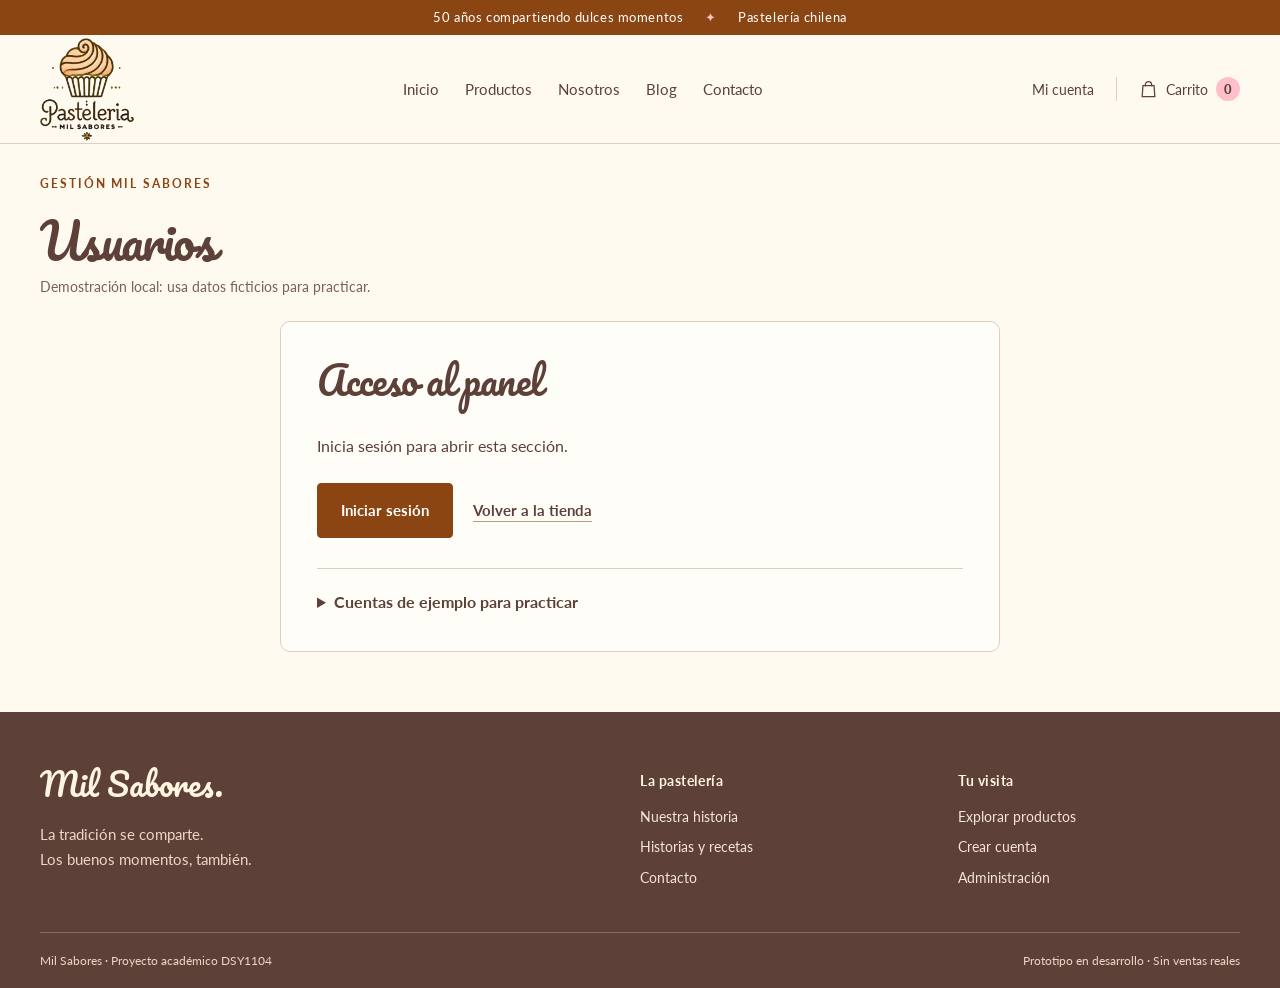
<file: admin/usuarios.html>
<!doctype html>
<html lang="es-CL">
    <head>
        <meta charset="utf-8">
        <meta name="viewport" content="width=device-width, initial-scale=1">
        <title>Usuarios | Gestión Mil Sabores</title>
        <meta
            name="description"
            content="Pastelería Mil Sabores: tradición, tortas y repostería para compartir. Proyecto académico DSY1104."
        >
        <meta name="theme-color" content="#FFF5E1">
        <link rel="stylesheet" href="../css/estilos.css">

        <!-- defer conserva el orden y espera a que exista el HTML. -->
        <script defer src="../js/productos.js"></script>
        <script defer src="../js/validaciones.js"></script>
        <script defer src="../js/inventario.js"></script>
        <script defer src="../js/utilidades.js"></script>
        <script defer src="../js/carrito.js"></script>
        <script defer src="../js/principal.js"></script>
        <script defer src="../js/regiones.js"></script>
        <script defer src="../js/credenciales-demo.js"></script>
        <script defer src="../js/cuentas-demo.js"></script>
        <script defer src="../js/formularios.js"></script>
        <script defer src="../js/ubicacion-formulario.js"></script>
        <script defer src="../js/administracion.js"></script>
        <script defer src="../js/admin-usuarios.js"></script>
    </head>
    <body>
        <a class="skip-link" href="#contenido">Saltar al contenido</a>
        <div class="anniversary">
            50 años compartiendo dulces momentos
            <span aria-hidden="true">✦</span>
            Pastelería chilena
        </div>

        <!-- Cabecera compartida y navegación principal. -->
        <header class="site-header">
            <div class="container header-inner">
                <a class="brand" href="../index.html" aria-label="Pastelería Mil Sabores, inicio">
                    <img
                        class="brand-logo"
                        src="../assets/logo-mil-sabores.png"
                        width="346"
                        height="379"
                        alt=""
                    >
                </a>
                <button
                    class="menu-toggle"
                    type="button"
                    aria-expanded="false"
                    aria-controls="menu-principal"
                >
                    Menú <span aria-hidden="true">☰</span>
                </button>
                <nav id="menu-principal" class="main-nav" aria-label="Principal">
                    <a href="../index.html">Inicio</a>
                    <a href="../productos.html">Productos</a>
                    <a href="../nosotros.html">Nosotros</a>
                    <a href="../blog.html">Blog</a>
                    <a href="../contacto.html">Contacto</a>
                </nav>
                <div class="header-actions">
                    <a class="account-link" href="../login.html">Mi cuenta</a>
                    <a class="bag-link" href="../carrito.html" aria-label="Ver carrito">
                        <svg
                            width="19"
                            height="21"
                            viewBox="0 0 24 24"
                            fill="none"
                            stroke="currentColor"
                            stroke-width="1.6"
                            aria-hidden="true"
                        >
                            <path d="M5 7h14l1 14H4L5 7Z">
                            </path>
                            <path d="M8 8V6a4 4 0 0 1 8 0v2">
                            </path>
                        </svg>
                        <span class="bag-label">Carrito</span>
                        <span class="cart-count" data-contador-carrito aria-hidden="true">0</span>
                    </a>
                </div>
            </div>
        </header>
        <main id="contenido">
            <p id="aviso-almacenamiento" class="container storage-notice" role="status" hidden></p>
            <noscript><p class="container storage-notice">Activa JavaScript para usar la administración.</p></noscript>
            <div class="container admin-heading">
                <p class="eyebrow">GESTIÓN MIL SABORES</p>
                <h1>Usuarios</h1>
                <p class="field-help">Demostración local: usa datos ficticios para practicar.</p>
            </div>
            <section id="acceso-administracion" class="container form-narrow admin-access">
                <div class="form-panel">
                    <h2>Acceso al panel</h2>
                    <p id="mensaje-acceso" role="status" tabindex="-1">Comprobando la sesión…</p>
                    <div class="form-actions">
                        <a class="button" href="../login.html">Iniciar sesión</a>
                        <a
                            id="ir-productos-panel"
                            class="text-link"
                            href="productos.html"
                            data-acceso-vendedor
                            hidden
                        >Consultar productos</a>
                        <a
                            class="text-link"
                            href="ordenes.html"
                            data-acceso-vendedor
                            hidden
                        >Consultar órdenes</a>
                        <a class="text-link" href="../index.html">Volver a la tienda</a>
                    </div>
                    <details class="demo-setup">
                        <summary>Cuentas de ejemplo para practicar</summary>
                        <p>Prepara estas cuentas una vez en este navegador. No se reemplazan cuentas existentes.</p>
                        <button id="preparar-demostracion" class="button button-outline" type="button">
                            Preparar cuentas de demostración
                        </button>
                        <p id="resultado-preparacion" role="status" tabindex="-1" hidden></p>
                        <dl class="demo-credentials">
                            <div><dt>Administrador</dt><dd>demo.admin@duoc.cl · Clave: <code>Admin123</code></dd></div>
                            <div><dt>Vendedor</dt><dd>demo.vendedor@duoc.cl · Clave: <code>Vende123</code></dd></div>
                        </dl>
                        <p class="field-help">Son las credenciales iniciales; si las editas, utiliza tus nuevos datos.</p>
                    </details>
                </div>
            </section>
            <div id="area-administrativa" hidden>
                <div class="container admin-session">
                    <p id="nombre-administrador"></p>
                    <button id="salir-administracion" class="text-button" type="button">Cerrar sesión</button>
                </div>
                <div class="container admin-layout">
                    <nav class="admin-nav" aria-label="Gestión">
                        <a href="index.html" data-solo-admin>Resumen</a>
                        <a href="productos.html">Productos</a>
                        <a href="ordenes.html">Órdenes</a>
                        <a href="usuarios.html" aria-current="page" data-solo-admin>Usuarios</a>
                        <a href="../index.html">Volver a la tienda</a>
                    </nav>
                    <div class="admin-content">
                        <p id="mensaje-administracion" class="form-result" role="status" tabindex="-1" hidden></p>
                        <div class="admin-toolbar">
                            <h2>Listado de usuarios</h2>
                            <button id="nuevo-registro" class="button" type="button" data-solo-admin>Nuevo usuario</button>
                        </div>
                        <div class="form-field admin-search">
                            <label for="busqueda-admin">Buscar usuarios</label>
                            <input id="busqueda-admin" type="search" placeholder="RUN, nombre, correo o perfil" autocomplete="off">
                        </div>
                        <p id="cantidad-registros" class="field-help" role="status"></p>
                        <div class="table-scroll" tabindex="0" role="region" aria-label="Tabla de usuarios">
                            <table class="admin-table">
                                <caption class="sr-only">Usuarios registrados y acciones disponibles</caption>
                                <thead>
                                    <tr>
                                        <th scope="col">Usuario</th>
                                        <th scope="col">Correo</th>
                                        <th scope="col">Perfil</th>
                                        <th scope="col">Acciones</th>
                                    </tr>
                                </thead>
                                <tbody id="filas-usuarios"></tbody>
                            </table>
                        </div>
                        <p id="lista-vacia" class="empty-records" hidden>No hay usuarios que coincidan con la búsqueda.</p>
                        <section id="panel-editor" class="form-panel admin-editor" hidden>
                            <h2 id="titulo-editor" tabindex="-1">Nuevo registro</h2>
                            <form id="formulario-admin" novalidate>
                                <div class="form-result" data-resultado role="status" tabindex="-1" hidden></div>
                                <fieldset>
                                    <legend>Identificación y perfil</legend>
                                    <div class="form-grid">
                                        <div class="form-field">
                                            <label for="run">RUN</label>
                                            <p id="ayuda-run" class="field-help">Sin puntos ni guion: 7 a 9 caracteres. Se conserva al editar.</p>
                                            <input
                                                id="run"
                                                name="run"
                                                data-validar
                                                aria-describedby="ayuda-run error-run"
                                                required
                                                maxlength="9"
                                                minlength="7"
                                                type="text"
                                            >
                                            <p
                                                id="error-run"
                                                class="field-error"
                                                data-error-para="run"
                                                aria-live="polite"
                                                hidden
                                            ></p>
                                        </div>
                                        <div class="form-field">
                                            <label for="tipoUsuario">Perfil</label>
                                            <p id="ayuda-tipoUsuario" class="field-help">Define las acciones de esta cuenta en la demostración.</p>
                                            <select
                                                id="tipoUsuario"
                                                name="tipoUsuario"
                                                data-validar
                                                aria-describedby="ayuda-tipoUsuario error-tipoUsuario"
                                                required
                                            >
                                                <option value="">Selecciona una opción</option>
                                            </select>
                                            <p
                                                id="error-tipoUsuario"
                                                class="field-error"
                                                data-error-para="tipoUsuario"
                                                aria-live="polite"
                                                hidden
                                            ></p>
                                        </div>
                                        <div class="form-field">
                                            <label for="nombre">Nombre</label>
                                            <p id="ayuda-nombre" class="field-help">Hasta 50 caracteres.</p>
                                            <input
                                                id="nombre"
                                                name="nombre"
                                                data-validar
                                                aria-describedby="ayuda-nombre error-nombre"
                                                required
                                                maxlength="50"
                                                autocomplete="given-name"
                                                type="text"
                                            >
                                            <p
                                                id="error-nombre"
                                                class="field-error"
                                                data-error-para="nombre"
                                                aria-live="polite"
                                                hidden
                                            ></p>
                                        </div>
                                        <div class="form-field">
                                            <label for="apellidos">Apellidos</label>
                                            <p id="ayuda-apellidos" class="field-help">Hasta 100 caracteres.</p>
                                            <input
                                                id="apellidos"
                                                name="apellidos"
                                                data-validar
                                                aria-describedby="ayuda-apellidos error-apellidos"
                                                required
                                                maxlength="100"
                                                autocomplete="family-name"
                                                type="text"
                                            >
                                            <p
                                                id="error-apellidos"
                                                class="field-error"
                                                data-error-para="apellidos"
                                                aria-live="polite"
                                                hidden
                                            ></p>
                                        </div>
                                        <div class="form-field">
                                            <label for="correo">Correo electrónico</label>
                                            <p id="ayuda-correo" class="field-help">Usa @duoc.cl, @profesor.duoc.cl o @gmail.com.</p>
                                            <input
                                                id="correo"
                                                name="correo"
                                                data-validar
                                                aria-describedby="ayuda-correo error-correo"
                                                required
                                                maxlength="100"
                                                autocomplete="email"
                                                type="email"
                                            >
                                            <p
                                                id="error-correo"
                                                class="field-error"
                                                data-error-para="correo"
                                                aria-live="polite"
                                                hidden
                                            ></p>
                                        </div>
                                        <div class="form-field">
                                            <label for="nacimiento">Fecha de nacimiento <span class="optional-label">(opcional)</span></label>
                                            <p id="ayuda-nacimiento" class="field-help">Debe ser una fecha existente y no futura.</p>
                                            <input
                                                id="nacimiento"
                                                name="nacimiento"
                                                data-validar
                                                aria-describedby="ayuda-nacimiento error-nacimiento"
                                                autocomplete="bday"
                                                type="date"
                                            >
                                            <p
                                                id="error-nacimiento"
                                                class="field-error"
                                                data-error-para="nacimiento"
                                                aria-live="polite"
                                                hidden
                                            ></p>
                                        </div>
                                        <div class="form-field">
                                            <label for="codigoPromocional">Código promocional <span class="optional-label">(opcional)</span></label>
                                            <p id="ayuda-codigoPromocional" class="field-help">Vacío o FELICES50 al crear la cuenta. Se conserva al editar para mantener el beneficio de registro.</p>
                                            <input
                                                id="codigoPromocional"
                                                name="codigoPromocional"
                                                data-validar
                                                aria-describedby="ayuda-codigoPromocional error-codigoPromocional"
                                                type="text"
                                            >
                                            <p
                                                id="error-codigoPromocional"
                                                class="field-error"
                                                data-error-para="codigoPromocional"
                                                aria-live="polite"
                                                hidden
                                            ></p>
                                        </div>
                                    </div>
                                </fieldset>
                                <fieldset>
                                    <legend>Dirección</legend>
                                    <div class="form-grid">
                                        <div class="form-field">
                                            <label for="region">Región</label>
                                            <p id="ayuda-region" class="field-help">Selecciona una región.</p>
                                            <select
                                                id="region"
                                                name="region"
                                                data-validar
                                                aria-describedby="ayuda-region error-region"
                                                required
                                            >
                                                <option value="">Selecciona una opción</option>
                                            </select>
                                            <p
                                                id="error-region"
                                                class="field-error"
                                                data-error-para="region"
                                                aria-live="polite"
                                                hidden
                                            ></p>
                                        </div>
                                        <div class="form-field">
                                            <label for="comuna">Comuna</label>
                                            <p id="ayuda-comuna" class="field-help">Elige una comuna de la región seleccionada.</p>
                                            <select
                                                id="comuna"
                                                name="comuna"
                                                data-validar
                                                aria-describedby="ayuda-comuna error-comuna"
                                                required
                                                disabled
                                            >
                                                <option value="">Selecciona una opción</option>
                                            </select>
                                            <p
                                                id="error-comuna"
                                                class="field-error"
                                                data-error-para="comuna"
                                                aria-live="polite"
                                                hidden
                                            ></p>
                                        </div>
                                        <div class="form-field field-wide">
                                            <label for="direccion">Dirección</label>
                                            <p id="ayuda-direccion" class="field-help">Hasta 300 caracteres.</p>
                                            <input
                                                id="direccion"
                                                name="direccion"
                                                data-validar
                                                aria-describedby="ayuda-direccion error-direccion"
                                                required
                                                maxlength="300"
                                                autocomplete="street-address"
                                                type="text"
                                            >
                                            <p
                                                id="error-direccion"
                                                class="field-error"
                                                data-error-para="direccion"
                                                aria-live="polite"
                                                hidden
                                            ></p>
                                        </div>
                                    </div>
                                </fieldset>
                                <fieldset>
                                    <legend>Acceso de demostración</legend>
                                    <div class="form-grid">
                                        <div class="form-field">
                                            <label for="contrasena">Contraseña</label>
                                            <p id="ayuda-contrasena" class="field-help">Entre 4 y 10 caracteres. Al editar puedes dejar ambas claves vacías.</p>
                                            <div class="password-control">
                                                <input
                                                    id="contrasena"
                                                    name="contrasena"
                                                    data-validar
                                                    aria-describedby="ayuda-contrasena error-contrasena"
                                                    required
                                                    type="password"
                                                    autocomplete="new-password"
                                                    minlength="4"
                                                    maxlength="10"
                                                >
                                                <button
                                                    type="button"
                                                    class="password-toggle"
                                                    data-mostrar-clave="contrasena"
                                                    aria-controls="contrasena"
                                                    aria-pressed="false"
                                                >
                                                    Mostrar
                                                </button>
                                            </div>
                                            <p
                                                id="error-contrasena"
                                                class="field-error"
                                                data-error-para="contrasena"
                                                aria-live="polite"
                                                hidden
                                            ></p>
                                        </div>
                                        <div class="form-field">
                                            <label for="confirmacion">Confirmar contraseña</label>
                                            <p id="ayuda-confirmacion" class="field-help">Repite la contraseña si estás creando o cambiando la clave.</p>
                                            <div class="password-control">
                                                <input
                                                    id="confirmacion"
                                                    name="confirmacion"
                                                    data-validar
                                                    aria-describedby="ayuda-confirmacion error-confirmacion"
                                                    required
                                                    type="password"
                                                    autocomplete="new-password"
                                                    minlength="4"
                                                    maxlength="10"
                                                >
                                                <button
                                                    type="button"
                                                    class="password-toggle"
                                                    data-mostrar-clave="confirmacion"
                                                    aria-controls="confirmacion"
                                                    aria-pressed="false"
                                                >
                                                    Mostrar
                                                </button>
                                            </div>
                                            <p
                                                id="error-confirmacion"
                                                class="field-error"
                                                data-error-para="confirmacion"
                                                aria-live="polite"
                                                hidden
                                            ></p>
                                        </div>
                                    </div>
                                </fieldset>
                                <div class="form-actions">
                                    <button class="button" type="submit">Guardar cambios</button>
                                    <button id="cancelar-edicion" class="text-button" type="button">Cancelar</button>
                                </div>
                            </form>
                        </section>
                        <section id="panel-detalle" class="form-panel admin-detail" hidden>
                            <div class="admin-toolbar">
                                <h2 tabindex="-1">Detalle</h2>
                                <button id="cerrar-detalle" class="text-button" type="button">Cerrar detalle</button>
                            </div>
                            <div class="admin-image-preview" data-imagen-detalle></div>
                            <dl class="record-details"></dl>
                        </section>
                    </div>
                </div>
            </div>
        </main>

        <!-- Pie de página compartido. -->
        <footer class="site-footer">
            <div class="container footer-grid">
                <div>
                    <a class="brand footer-brand" href="../index.html">
                        <span class="brand-name">Mil Sabores.</span>
                    </a>
                    <p>La tradición se comparte.<br>Los buenos momentos, también.</p>
                </div>
                <div>
                    <h2>La pastelería</h2>
                    <a href="../nosotros.html">Nuestra historia</a>
                    <a href="../blog.html">Historias y recetas</a>
                    <a href="../contacto.html">Contacto</a>
                </div>
                <div>
                    <h2>Tu visita</h2>
                    <a href="../productos.html">Explorar productos</a>
                    <a href="../registro.html">Crear cuenta</a>
                    <a href="../admin/index.html">Administración</a>
                </div>
            </div>
            <div class="container footer-bottom">
                <span>Mil Sabores · Proyecto académico DSY1104</span>
                <span>Prototipo en desarrollo · Sin ventas reales</span>
            </div>
        </footer>

        <!-- Mensajes de agregar, modificar o eliminar productos. -->
        <div
            id="notificacion"
            class="toast"
            role="status"
            aria-live="polite"
            aria-atomic="true"
        >
        </div>
    </body>
</html>
</file>
<file: css/estilos.css>
@import url('https://fonts.googleapis.com/css2?family=Lato:wght@400;700;900&family=Pacifico&display=swap');

/* 1. COLORES Y VARIABLES DEL DISEÑO */
:root {
    --cream: #fff5e1;
    --paper: #fffaf0;
    --pink: #ffc0cb;
    --chocolate: #8b4513;
    --ink: #5d4037;
    --muted: #796158;
    --line: #dfcebd;
    --white: #fffdf8;
    --radius: 10px;
    --container: 1240px;
}

/* 2. ESTILOS GENERALES Y ACCESIBILIDAD */
* {
    box-sizing: border-box;
}

html {
    scroll-behavior: smooth;
}

body {
    margin: 0;
    color: var(--ink);
    background: var(--paper);
    font-family: Lato, Arial, sans-serif;
    font-size: 16px;
    line-height: 1.65;
}

a {
    color: inherit;
    text-decoration: none;
}

button,
input,
select,
textarea {
    font: inherit;
}

a,
button {
    -webkit-tap-highlight-color: transparent;
}

button {
    cursor: pointer;
}

a:focus-visible,
button:focus-visible {
    outline: 3px solid var(--chocolate);
    outline-offset: 5px;
}

img {
    max-width: 100%;
    display: block;
}

h1,
h2,
h3,
p {
    margin-top: 0;
}

h1,
h2,
h3 {
    line-height: 1.12;
}

h1,
h2 {
    font-family: Pacifico, Georgia, 'Times New Roman', cursive;
    font-weight: 400;
}

h1 {
    font-size: clamp(2.7rem, 5vw, 4.6rem);
    letter-spacing: -.035em;
}

h2 {
    font-size: clamp(2rem, 3vw, 2.8rem);
    letter-spacing: -.025em;
}

h3 {
    font-size: 1.25rem;
}

p {
    margin-bottom: 1.1rem;
}

.container {
    width: min(var(--container), calc(100% - 80px));
    margin-inline: auto;
}

.skip-link {
    position: fixed;
    left: 12px;
    top: -80px;
    padding: 10px 20px;
    background: var(--white);
    z-index: 10;
}

.skip-link:focus {
    top: 12px;
}

/* 3. CABECERA Y NAVEGACIÓN */
.anniversary {
    padding: 7px 20px;
    text-align: center;
    background: var(--chocolate);
    color: white;
    font-size: .8125rem;
    letter-spacing: .045em;
}

.anniversary span {
    margin: 0 18px;
    color: var(--pink);
}

.site-header {
    border-bottom: 1px solid var(--line);
    background: var(--paper);
}

.header-inner {
    min-height: 108px;
    display: flex;
    align-items: center;
    gap: 36px;
    justify-content: space-between;
}

.brand {
    display: inline-flex;
    flex-direction: column;
    flex-shrink: 0;
}

.brand-logo {
    width: 94px;
    height: auto;
}

.brand-name {
    font-family: Pacifico, Georgia, cursive;
    font-size: 2rem;
    line-height: 1.65;
    color: var(--chocolate);
}

.brand-dot {
    color: #bf6768;
}

.brand-caption {
    font-size: .6875rem;
    letter-spacing: .16em;
    line-height: 1.4;
}

.main-nav {
    display: flex;
    align-items: center;
    gap: 26px;
    font-size: .9375rem;
}

.main-nav a {
    padding: 10px 0;
    position: relative;
}

.main-nav a[aria-current=page]:after {
    content: '';
    position: absolute;
    bottom: 2px;
    left: 0;
    right: 0;
    height: 2px;
    background: var(--chocolate);
}

.main-nav a:hover,
.text-link:hover {
    color: var(--chocolate);
}

.header-actions {
    display: flex;
    gap: 22px;
    align-items: center;
    font-size: .875rem;
}

.bag-link {
    display: flex;
    gap: 8px;
    align-items: center;
    border-left: 1px solid var(--line);
    padding-left: 22px;
}

.menu-toggle {
    display: none;
    background: none;
    border: 1px solid var(--line);
    border-radius: 4px;
    padding: 7px 10px;
}

/* 4. PORTADA Y BOTONES */
.hero {
    display: grid;
    grid-template-columns: 1fr 1.04fr;
    align-items: center;
    gap: 56px;
    padding-block: 58px 68px;
}

.eyebrow {
    font-size: .75rem;
    font-weight: 700;
    letter-spacing: .16em;
    color: var(--chocolate);
    margin-bottom: 20px;
}

.short-line {
    display: inline-block;
    vertical-align: middle;
    width: 30px;
    height: 1px;
    background: var(--chocolate);
    margin-right: 10px;
}

.hero h1 {
    margin-bottom: 24px;
    line-height: 1.08;
}

.hero h1 em {
    font-weight: 400;
    color: var(--chocolate);
}

.hero-description {
    font-size: 1.0625rem;
    max-width: 390px;
    color: var(--muted);
    line-height: 1.8;
}

.hero-actions {
    display: flex;
    align-items: center;
    gap: 24px;
    flex-wrap: wrap;
    margin-top: 30px;
}

.button {
    display: inline-flex;
    gap: 22px;
    justify-content: center;
    align-items: center;
    background: var(--chocolate);
    color: white;
    padding: 14px 23px;
    font-weight: 700;
    font-size: .9375rem;
    border: 1px solid var(--chocolate);
    border-radius: 4px;
    transition: background .18s, transform .18s;
}

.button:hover {
    background: #65310d;
    transform: translateY(-2px);
}

.text-link {
    font-size: .9375rem;
    font-weight: 700;
    text-decoration: underline;
    text-underline-offset: 5px;
    text-decoration-color: #bd9a7e;
}

.hero-note {
    display: flex;
    gap: 12px;
    align-items: center;
    font-size: .8125rem;
    margin-top: 37px;
    color: var(--muted);
}

.hero-note>span:first-child {
    color: var(--chocolate);
    font-size: 1.25rem;
}

.hero-visual {
    position: relative;
    padding: 0 0 15px;
}

.hero-visual>img {
    width: 100%;
    height: 540px;
    object-fit: cover;
    border-radius: 44% 44% 5px 5px;
    background: #ead8c2;
}

.anniversary-seal {
    position: absolute;
    top: 32px;
    right: 12px;
    background: var(--pink);
    border: 5px solid var(--paper);
    outline: 1px solid #ba7574;
    width: 122px;
    height: 122px;
    border-radius: 50%;
    display: flex;
    flex-direction: column;
    align-items: center;
    justify-content: center;
    color: var(--ink);
    transform: rotate(10deg);
}

.anniversary-seal span {
    font-size: .625rem;
    font-weight: 700;
    letter-spacing: .08em;
}

.anniversary-seal strong {
    font: 3rem Georgia;
    line-height: 1.1;
}

.photo-caption {
    position: absolute;
    bottom: 0;
    left: 28px;
    right: 28px;
    display: flex;
    justify-content: space-between;
    gap: 16px;
    padding: 15px 20px;
    background: var(--cream);
    box-shadow: 0 8px 30px #4f2b1612;
    font: italic 1rem Georgia;
}

/* 5. PRODUCTOS DESTACADOS E HISTORIA */
.values-strip {
    border-block: 1px solid var(--line);
    background: var(--cream);
}

.values {
    display: flex;
    justify-content: space-around;
    align-items: center;
    gap: 20px;
    padding-block: 20px;
    font-size: .875rem;
}

.values>span[aria-hidden] {
    color: #b16c50;
}

.section-space {
    padding-block: 70px;
}

.section-heading {
    display: flex;
    align-items: end;
    justify-content: space-between;
    gap: 24px;
    margin-bottom: 32px;
}

.section-heading .eyebrow {
    margin-bottom: 12px;
}

.section-heading h2 {
    margin-bottom: 0;
}

.product-grid {
    display: grid;
    grid-template-columns: repeat(4, minmax(0, 1fr));
    gap: 20px;
}

.product-card {
    position: relative;
    border-top: 1px solid var(--line);
    padding: 25px 0 20px;
    display: flex;
    flex-direction: column;
    align-items: flex-start;
    min-height: 256px;
}

.product-category {
    font-size: .75rem;
    letter-spacing: .07em;
    color: var(--muted);
    margin-bottom: 18px;
}

.product-card h3 {
    font: 1.45rem/1.25 Georgia;
    margin-bottom: 10px;
}

.product-card h3 a:hover {
    text-decoration: underline;
    text-underline-offset: 4px;
}

.product-card p {
    font-size: .875rem;
    color: var(--muted);
    margin-bottom: 24px;
}

.product-bottom {
    display: flex;
    width: 100%;
    gap: 12px;
    align-items: center;
    justify-content: space-between;
    margin-top: auto;
}

.price {
    font-weight: 900;
    font-size: 1.0625rem;
}

.product-bottom a {
    font-size: .875rem;
    text-decoration: underline;
    text-underline-offset: 4px;
}

.story-band {
    position: relative;
    display: grid;
    grid-template-columns: 1fr 1fr;
    gap: 70px;
    overflow: hidden;
    background: #f4e2d6;
    padding: 42px 50px;
    border-radius: var(--radius);
}

.story-band h2 {
    margin: 0;
}

.story-band>div {
    position: relative;
    z-index: 1;
}

.story-band>div:nth-child(2) {
    max-width: 430px;
}

.story-number {
    position: absolute;
    font: 15rem Georgia;
    right: 0;
    bottom: -96px;
    color: #e9cabb;
    opacity: .7;
}

.journal {
    display: grid;
    grid-template-columns: 1.1fr 1fr 1fr;
    gap: 40px;
    align-items: start;
}

.journal-link {
    border-top: 1px solid var(--line);
    padding-top: 20px;
}

.small-label {
    font-size: .75rem;
    letter-spacing: .09em;
    color: var(--muted);
}

.journal-link h3 {
    font: 1.5rem/1.3 Georgia;
    margin: 14px 0 22px;
}

/* 6. PIE DE PÁGINA */
.site-footer {
    background: #5d4037;
    color: var(--cream);
    padding: 45px 0 0;
}

.footer-grid {
    display: grid;
    grid-template-columns: 2fr 1fr 1fr;
    gap: 36px;
    padding-bottom: 36px;
}

.footer-brand .brand-name {
    color: var(--cream);
}

.footer-grid p {
    font-size: .9375rem;
    color: #edd7c7;
    margin-top: 12px;
}

.footer-grid h2 {
    font: 700 .875rem Lato, Arial, sans-serif;
    letter-spacing: .04em;
    margin: 15px 0 16px;
}

.footer-grid>div>a:not(.brand) {
    display: block;
    font-size: .875rem;
    margin: 7px 0;
    color: #f6e5d8;
}

.footer-bottom {
    border-top: 1px solid #8a6b60;
    padding-block: 18px;
    display: flex;
    justify-content: space-between;
    gap: 20px;
    font-size: .75rem;
    color: #edd7c7;
}

/* 7. PÁGINAS INTERIORES */
.page-heading {
    padding-block: 62px 30px;
}

.page-heading h1 {
    max-width: 900px;
    margin-bottom: 22px;
}

.lede {
    font-size: 1.125rem;
    color: var(--muted);
    max-width: 700px;
}

.catalog-section {
    padding-bottom: 60px;
}

.catalog-top {
    display: flex;
    justify-content: space-between;
    gap: 20px;
    font-size: .875rem;
    color: var(--muted);
    padding-bottom: 24px;
}

.quiet-note {
    font-size: .875rem;
    color: var(--muted);
    margin-top: 25px;
    max-width: 680px;
}

.detail-section,
.article-section {
    padding-block: 45px 70px;
    min-height: 500px;
}

.detail-product {
    display: grid;
    grid-template-columns: 1fr 1.1fr;
    gap: 50px;
    align-items: center;
    margin-top: 40px;
}

.detail-product img {
    width: 100%;
    border-radius: 8px;
}

.detail-product h1 {
    font-size: clamp(2.3rem, 4vw, 3.4rem);
}

.detail-price {
    font-size: 1.7rem;
    font-weight: 700;
}

.detail-product.text-only {
    display: block;
    max-width: 760px;
}

.prose-layout {
    display: grid;
    grid-template-columns: 1.5fr 1fr;
    gap: 80px;
    padding-bottom: 70px;
}

.prose h2 {
    font-size: 1.8rem;
    margin-top: 28px;
}

.prose p {
    line-height: 1.85;
}

.quote-panel {
    align-self: start;
    background: var(--cream);
    border: 1px solid var(--line);
    border-radius: var(--radius);
    padding: 35px;
    margin-top: 28px;
}

.quote-panel>p {
    font: italic 2rem/1.4 Georgia;
    margin: 22px 0 35px;
}

.blog-grid {
    display: grid;
    grid-template-columns: 1fr 1fr;
    gap: 30px;
    padding-bottom: 70px;
}

.blog-card {
    border: 1px solid var(--line);
    padding: 35px;
    background: var(--cream);
}

.blog-card h2 {
    font-size: 2.2rem;
}

.article-number {
    display: block;
    font: 4rem Georgia;
    color: #bd8f73;
    margin-bottom: 20px;
}

.article-section article {
    max-width: 760px;
    margin: 40px auto 0;
}

.article-section h1 {
    font-size: clamp(2.5rem, 4vw, 3.6rem);
}

.article-section article p {
    font-size: 1.0625rem;
    line-height: 1.85;
}

.article-section article h2 {
    font-size: 1.8rem;
    margin-top: 35px;
}

.pending-wrap {
    padding-bottom: 70px;
}

.pending {
    background: var(--cream);
    border: 1px solid var(--line);
    padding: 40px;
    border-radius: var(--radius);
    max-width: 820px;
}

.pending h2 {
    font-size: 2rem;
    max-width: 600px;
    margin-top: 15px;
}

.pending p {
    max-width: 590px;
}

/* 8. PANEL ADMINISTRATIVO INICIAL */
.admin-layout {
    display: grid;
    grid-template-columns: 220px 1fr;
    gap: 30px;
    padding-bottom: 70px;
}

.admin-nav {
    display: flex;
    flex-direction: column;
    gap: 8px;
}

.admin-nav a {
    padding: 12px 18px;
    border: 1px solid var(--line);
    border-radius: 4px;
}

.admin-nav a:hover {
    background: var(--cream);
}

.admin-content {
    padding: 35px;
    background: var(--cream);
    border: 1px solid var(--line);
    border-radius: var(--radius);
}

.admin-content h2 {
    font-size: 2rem;
}

/* 9. ADAPTACIÓN DEL DISEÑO A CADA PANTALLA */
@media (min-width: 1450px) {
    .hero {
        gap: 80px;
    }

    .hero h1 {
        font-size: 5rem;
    }

}

@media (max-width: 1100px) {
    .container {
        width: calc(100% - 48px);
    }

    .header-inner {
        gap: 20px;
    }

    .main-nav {
        gap: 16px;
    }

    .account-link {
        display: none;
    }

    .hero {
        gap: 36px;
    }

    .hero-visual>img {
        height: 490px;
    }

    .hero-actions {
        gap: 18px;
    }

    .hero h1 {
        font-size: 3.8rem;
    }

    .product-grid {
        grid-template-columns: repeat(2, minmax(0, 1fr));
    }

    .journal {
        gap: 25px;
    }

    .brand-caption {
        font-size: .6rem;
    }

    .brand-logo {
        width: 84px;
    }

    .brand-name {
        font-size: 1.8rem;
    }

}

@media (max-width: 780px) {
    .header-inner {
        flex-wrap: wrap;
        gap: 14px;
        min-height: 91px;
        padding-block: 15px;
    }

    .brand {
        margin-right: auto;
    }

    .menu-toggle {
        display: block;
        font-size: .875rem;
    }

    .header-actions {
        order: 2;
    }

    .bag-link {
        padding-left: 12px;
    }

    .bag-link span {
        display: none;
    }

    .main-nav {
        order: 3;
        width: 100%;
        display: flex;
        flex-wrap: wrap;
        border-top: 1px solid var(--line);
        padding-top: 10px;
    }

    .js-ready .main-nav {
        display: none;
    }

    .js-ready .main-nav.is-open {
        display: flex;
    }

    .hero {
        grid-template-columns: 1fr;
        gap: 32px;
        padding-block: 36px 45px;
    }

    .hero h1 {
        font-size: clamp(3rem, 9vw, 4.6rem);
    }

    .hero h1 br: first-child {
        display: none;
    }

    .hero-description {
        max-width: 520px;
    }

    .hero-note {
        margin-top: 22px;
    }

    .hero-visual {
        max-width: 600px;
        width: 100%;
        margin-inline: auto;
    }

    .hero-visual>img {
        height: 460px;
        border-radius: 38% 38% 5px 5px;
    }

    .anniversary-seal {
        right: 0;
        top: 20px;
    }

    .values {
        flex-direction: column;
        gap: 4px;
        padding-block: 18px;
    }

    .values>span[aria-hidden] {
        display: none;
    }

    .section-space {
        padding-block: 44px;
    }

    .section-heading {
        align-items: start;
        flex-direction: column;
        gap: 18px;
    }

    .story-band {
        grid-template-columns: 1fr;
        gap: 24px;
        padding: 30px;
    }

    .journal {
        grid-template-columns: 1fr;
    }

    .journal-link {
        padding-bottom: 15px;
    }

    .footer-grid {
        grid-template-columns: 1fr 1fr;
        gap: 20px;
    }

    .footer-grid>div: first-child {
        grid-column: 1/-1;
    }

    .footer-bottom {
        flex-direction: column;
        gap: 7px;
    }

    .page-heading {
        padding-block: 36px 20px;
    }

    .prose-layout,
    .detail-product,
    .blog-grid,
    .admin-layout {
        grid-template-columns: 1fr;
        gap: 25px;
    }

    .quote-panel {
        margin-top: 0;
    }

    .detail-product {
        margin-top: 28px;
    }

    .admin-nav {
        flex-direction: row;
        flex-wrap: wrap;
    }

    .admin-nav a {
        font-size: .875rem;
    }

    .blog-card {
        padding: 26px;
    }

    .pending {
        padding: 28px;
    }

    .catalog-top {
        flex-direction: column;
        gap: 3px;
    }

}

@media (max-width: 420px) {
    .container {
        width: calc(100% - 36px);
    }

    .product-grid {
        grid-template-columns: 1fr;
    }

    .hero-visual>img {
        height: 370px;
    }

    .hero-actions {
        align-items: start;
        flex-direction: column;
    }

    .anniversary {
        font-size: .75rem;
    }

    .anniversary span {
        margin-inline: 7px;
    }

    .anniversary-seal {
        width: 104px;
        height: 104px;
    }

    .anniversary-seal strong {
        font-size: 2.5rem;
    }

    .hero h1 {
        font-size: 3rem;
    }

    .photo-caption {
        left: 14px;
        right: 14px;
        font-size: .9375rem;
    }

    .brand-logo {
        width: 72px;
    }

    .brand-name {
        font-size: 1.6rem;
    }

    .brand-caption {
        font-size: .55rem;
    }

    .menu-toggle {
        padding: 6px 8px;
    }

    .header-inner {
        gap: 10px;
    }

}

@media (prefers-reduced-motion: reduce) {
    html {
        scroll-behavior: auto;
    }

    *,
    *:before,
    *:after {
        transition: none!important;
    }

}

/* 10. CONTROLES DE COMPRA Y CARRITO */
[hidden] {
    display: none !important;
}

.sr-only {
    position: absolute;
    width: 1px;
    height: 1px;
    padding: 0;
    margin: -1px;
    overflow: hidden;
    clip-path: inset(50%);
    white-space: nowrap;
    border: 0;
}

.bag-link .cart-count {
    display: inline-flex;
    min-width: 24px;
    height: 24px;
    align-items: center;
    justify-content: center;
    padding-inline: 5px;
    border-radius: 50%;
    background: var(--pink);
    color: var(--ink);
    font-size: 0.8125rem;
    font-weight: 900;
}

.product-add {
    margin-top: 18px;
    width: 100%;
    padding: 11px 15px;
}

.button:disabled, 
.quantity-control button:disabled {
    opacity: 0.45;
    cursor: not-allowed;
    transform: none;
}

.purchase-form {
    margin-block: 25px;
}

.purchase-form label {
    font-weight: 700;
}

.field-help {
    font-size: 0.875rem;
    color: var(--muted);
    line-height: 1.5;
    margin-block: 8px 12px;
}

.purchase-actions {
    display: flex;
    flex-wrap: wrap;
    gap: 14px;
    align-items: stretch;
}

.purchase-actions input {
    width: 90px;
    border: 1px solid var(--line);
    border-radius: 4px;
    background: var(--white);
    color: var(--ink);
    padding: 12px;
}

input:focus-visible {
    outline: 3px solid var(--chocolate);
    outline-offset: 3px;
}

input[aria-invalid="true"] {
    border-color: #9c2525;
}

.field-error {
    font-size: 0.875rem;
    color: #9c2525;
    line-height: 1.5;
    margin-block: 8px 0;
}

.field-error:empty {
    display: none;
}

.detail-links {
    display: flex;
    flex-wrap: wrap;
    gap: 18px;
}

.cart-layout {
    display: grid;
    grid-template-columns: minmax(0, 2fr) minmax(280px, 1fr);
    gap: 40px;
    padding-bottom: 70px;
    align-items: start;
}

.cart-toolbar {
    display: flex;
    align-items: center;
    justify-content: space-between;
    gap: 20px;
    margin-bottom: 18px;
}

.cart-toolbar h2 {
    font-size: 1.8rem;
    margin: 0;
}

.text-button {
    padding: 10px 0;
    border: 0;
    background: transparent;
    color: var(--chocolate);
    font-size: 0.875rem;
    font-weight: 700;
    text-decoration: underline;
    text-underline-offset: 4px;
}

.cart-list {
    list-style: none;
    padding: 0;
    margin: 0 0 30px;
}

.cart-item {
    display: grid;
    grid-template-columns: minmax(0, 1fr) 130px 110px;
    gap: 20px;
    align-items: center;
    padding-block: 26px;
    border-top: 1px solid var(--line);
}

.cart-item:last-child {
    border-bottom: 1px solid var(--line);
}

.cart-item h3 {
    font-family: Georgia, serif;
    font-size: 1.35rem;
    margin-bottom: 10px;
    overflow-wrap: anywhere;
}

.cart-item .product-category {
    margin-bottom: 10px;
}

.cart-unit-price {
    font-size: 0.875rem;
    color: var(--muted);
    margin-bottom: 0;
}

.quantity-control {
    display: flex;
    border: 1px solid var(--line);
    border-radius: 4px;
    overflow: visible;
    background: var(--white);
}

.quantity-control button {
    flex: 0 0 36px;
    min-height: 44px;
    padding: 0;
    border: 0;
    color: var(--chocolate);
    background: transparent;
    font-size: 1.25rem;
}

.quantity-control input {
    width: 100%;
    min-width: 0;
    appearance: textfield;
    border: 0;
    border-inline: 1px solid var(--line);
    background: transparent;
    color: var(--ink);
    padding: 4px;
    text-align: center;
}

.quantity-control input::-webkit-inner-spin-button, 
.quantity-control input::-webkit-outer-spin-button {
    -webkit-appearance: none;
    margin: 0;
}

.cart-line-total {
    display: flex;
    flex-direction: column;
    align-items: flex-end;
    gap: 4px;
}

.cart-line-total .field-help {
    margin: 0;
}

.cart-line-total strong {
    overflow-wrap: anywhere;
}

.cart-summary {
    padding: 30px;
    border: 1px solid var(--line);
    border-radius: var(--radius);
    background: var(--cream);
}

.cart-summary h2 {
    font-size: 2rem;
}

.cart-summary dl > div {
    display: flex;
    flex-wrap: wrap;
    justify-content: space-between;
    gap: 8px 15px;
    margin-bottom: 20px;
}

.cart-summary dd {
    margin: 0;
    font-weight: 700;
}

.cart-total {
    padding-top: 20px;
    border-top: 1px solid var(--line);
}

.cart-total dd {
    font-size: 1.5rem;
}

.storage-notice {
    border: 1px solid #c59b6e;
    background: var(--cream);
    padding: 14px 20px;
    margin-block: 20px;
    font-size: 0.9375rem;
}

.toast {
    position: fixed;
    z-index: 20;
    right: 24px;
    bottom: 24px;
    max-width: min(420px, calc(100% - 48px));
    padding: 16px 22px;
    border-radius: 6px;
    background: var(--ink);
    color: white;
    box-shadow: 0 8px 30px #0002;
    opacity: 0;
    pointer-events: none;
    transition: opacity 0.2s;
    font-size: 0.9375rem;
}

.toast.is-visible {
    opacity: 1;
}

.toast.is-error {
    background: #8b2929;
}

/* Ajustes del carrito para pantallas pequeñas. */
@media (max-width: 1000px) {
    .cart-layout {
        grid-template-columns: 1fr;
        gap: 30px;
    }

    .cart-summary {
        max-width: 600px;
        width: 100%;
    }

}

@media (max-width: 580px) {
    .cart-item {
        grid-template-columns: minmax(0, 1fr) 120px;
        gap: 16px;
    }

    .cart-product-info {
        grid-column: 1 / -1;
    }

    .cart-controls {
        max-width: 145px;
    }

    .cart-toolbar {
        align-items: flex-start;
        flex-direction: column;
        gap: 5px;
    }

    .cart-summary {
        padding: 24px;
    }

    .header-inner {
        gap: 8px;
    }

    .bag-link {
        gap: 5px;
        padding-left: 8px;
    }

}

/* 11. REGISTRO, INICIO DE SESIÓN Y CONTACTO */
.forms-section {
    padding-bottom: 70px;
    max-width: 940px;
}

.form-narrow {
    max-width: 720px;
}

.demo-note {
    padding: 16px 20px;
    border-left: 3px solid var(--chocolate);
    background: var(--cream);
    color: var(--muted);
    font-size: 0.9375rem;
}

.form-panel {
    padding: 36px;
    border: 1px solid var(--line);
    border-radius: var(--radius);
    background: var(--white);
}

.form-panel fieldset {
    min-width: 0;
    margin: 0 0 28px;
    padding: 0;
    border: 0;
}

.form-panel legend {
    width: 100%;
    margin-bottom: 20px;
    padding: 0 0 12px;
    border-bottom: 1px solid var(--line);
    font-family: Georgia, serif;
    font-size: 1.55rem;
}

.form-grid {
    display: grid;
    grid-template-columns: repeat(2, minmax(0, 1fr));
    column-gap: 26px;
}

.form-field {
    min-width: 0;
    margin-bottom: 24px;
}

.form-field label {
    font-weight: 700;
}

.optional-label {
    font-size: 0.875rem;
    font-weight: 400;
    color: var(--muted);
}

.form-field .field-help {
    margin-block: 5px 10px;
}

.form-field input,
.form-field select,
.form-field textarea {
    width: 100%;
    min-width: 0;
    min-height: 46px;
    padding: 10px 12px;
    border: 1px solid #b99c88;
    border-radius: 4px;
    background: var(--paper);
    color: var(--ink);
    font: inherit;
}

.form-field textarea {
    resize: vertical;
}

.form-field select:disabled,
.form-panel[aria-busy="true"] {
    opacity: 0.65;
}

.form-field input[aria-invalid="true"],
.form-field select[aria-invalid="true"],
.form-field textarea[aria-invalid="true"] {
    border: 2px solid #9c2525;
}

.form-field select:focus-visible,
.form-field textarea:focus-visible {
    outline: 3px solid var(--chocolate);
    outline-offset: 3px;
}

.password-control {
    display: flex;
    align-items: stretch;
    gap: 8px;
}

.password-toggle {
    flex-shrink: 0;
    padding: 8px 10px;
    border: 1px solid var(--line);
    border-radius: 4px;
    background: var(--cream);
    color: var(--chocolate);
    font-size: 0.875rem;
}

.form-actions {
    display: flex;
    flex-wrap: wrap;
    align-items: center;
    gap: 20px;
    margin-top: 24px;
}

.form-result {
    margin-bottom: 24px;
    padding: 16px 20px;
    border: 1px solid var(--line);
    border-radius: 4px;
    background: var(--cream);
    overflow-wrap: anywhere;
}

.form-result.is-error {
    border-color: #b14c46;
    background: #fff0ed;
    color: #852c26;
}

.form-result.is-success {
    border-color: #749061;
    background: #f2f6ed;
    color: #355526;
}

.field-counter {
    margin-top: -14px;
    text-align: right;
    font-size: 0.875rem;
    color: var(--muted);
}

.success-panel h2,
.success-panel p {
    overflow-wrap: anywhere;
}

@media (max-width: 680px) {
    .form-grid {
        grid-template-columns: 1fr;
    }

    .form-panel {
        padding: 24px;
    }

    .form-actions {
        align-items: flex-start;
        flex-direction: column;
    }

    .form-actions .button {
        width: 100%;
    }
}

/* 12. MANTENEDORES DE PRODUCTOS Y USUARIOS */
.button.button-outline {
    background: transparent;
    color: var(--chocolate);
}

.button.button-outline:hover {
    background: var(--cream);
}

.admin-heading {
    padding-top: 30px;
}

.admin-heading h1 {
    margin-bottom: 8px;
    font-size: clamp(2rem, 4vw, 3rem);
}

.admin-access {
    padding-block: 12px 60px;
}

.admin-session,
.admin-toolbar {
    display: flex;
    align-items: center;
    justify-content: space-between;
    flex-wrap: wrap;
    gap: 16px;
}

.admin-session {
    padding-block: 8px 24px;
}

.admin-session p,
.admin-toolbar h2 {
    margin: 0;
}

.admin-content {
    min-width: 0;
    padding: 28px;
    background: var(--white);
}

.admin-nav a[aria-current="page"] {
    background: var(--chocolate);
    border-color: var(--chocolate);
    color: var(--white);
    font-weight: 700;
}

.admin-stats {
    display: grid;
    grid-template-columns: repeat(3, minmax(0, 1fr));
    gap: 16px;
    margin-block: 24px;
}

.admin-stats > div {
    padding: 18px;
    border: 1px solid var(--line);
    border-radius: 6px;
    background: var(--cream);
}

.admin-stats span {
    font-size: 2rem;
    font-weight: 700;
}

.admin-stats p {
    margin: 4px 0 0;
}

.admin-modules {
    display: grid;
    grid-template-columns: repeat(2, minmax(0, 1fr));
    gap: 26px;
    margin-top: 32px;
}

.admin-modules h3 {
    font-size: 1.5rem;
}

.admin-search {
    margin-block: 22px 12px;
}

.admin-search input {
    margin-top: 8px;
}

.table-scroll {
    position: relative;
    max-width: 100%;
    overflow-x: auto;
    border: 1px solid var(--line);
    border-radius: 6px;
}

.table-scroll:focus-visible {
    outline: 3px solid var(--chocolate);
    outline-offset: 3px;
}

.admin-table {
    width: 100%;
    min-width: 680px;
    border-collapse: collapse;
    font-size: 0.9375rem;
}

.admin-table th,
.admin-table td {
    padding: 14px 12px;
    border-bottom: 1px solid var(--line);
    text-align: left;
    vertical-align: top;
    overflow-wrap: anywhere;
    max-width: 260px;
}

.admin-table thead {
    background: var(--cream);
}

.admin-table tbody tr:last-child > * {
    border-bottom: 0;
}

.admin-table .numeric-cell {
    text-align: right;
    font-variant-numeric: tabular-nums;
}

.record-code {
    display: block;
    margin-bottom: 5px;
    color: var(--muted);
    font-size: 0.875rem;
    font-weight: 400;
}

.row-actions {
    display: flex;
    flex-wrap: wrap;
    gap: 2px 12px;
    min-width: 115px;
}

.row-actions button {
    min-height: 44px;
    padding: 4px 0;
    background: transparent;
    border: 0;
    color: var(--chocolate);
    font-size: 0.875rem;
    font-weight: 700;
    text-decoration: underline;
    text-underline-offset: 3px;
}

.row-actions .danger-link {
    color: #9c2525;
}

.stock-badge {
    display: inline-block;
    padding: 4px 8px;
    border-radius: 4px;
    background: #f2f6ed;
    color: #355526;
    font-size: 0.875rem;
}

.stock-badge.is-low,
.stock-alert {
    background: #fff0ed;
    color: #852c26;
}

.stock-alert {
    padding: 14px 16px;
    border-left: 3px solid #b14c46;
}

.empty-records {
    padding: 24px 0;
    color: var(--muted);
}

.admin-editor,
.admin-detail {
    margin-top: 28px;
    padding: 24px;
    background: var(--paper);
}

.field-wide {
    grid-column: 1 / -1;
}

.form-field input[readonly] {
    background: var(--cream);
    color: var(--muted);
}

.admin-image-preview img {
    display: block;
    width: 100%;
    max-width: 360px;
    max-height: 240px;
    margin-bottom: 20px;
    object-fit: contain;
    border-radius: 6px;
}

.record-details {
    display: grid;
    grid-template-columns: repeat(2, minmax(0, 1fr));
    gap: 20px;
    margin-top: 24px;
}

.record-details dt,
.demo-credentials dt {
    font-weight: 700;
}

.record-details dd,
.demo-credentials dd {
    margin: 6px 0 0;
    overflow-wrap: anywhere;
    white-space: pre-wrap;
}

.demo-setup {
    margin-top: 30px;
    border-top: 1px solid var(--line);
    padding-top: 20px;
}

.demo-setup summary {
    cursor: pointer;
    font-weight: 700;
}

.demo-credentials > div {
    margin-block: 18px;
}

/* 13. PERSONALIZACIÓN DE TORTAS: DETALLE, CARRITO Y ADMINISTRACIÓN */

.cake-message-field {
    padding: 20px;
    border: 1px solid var(--line);
    border-radius: 6px;
    background: var(--cream);
}

.message-counter {
    margin: 6px 0 0;
    text-align: right;
    font-size: 0.875rem;
    color: var(--muted);
    font-variant-numeric: tabular-nums;
}

.cart-personalization {
    margin-top: 14px;
}

.cart-message {
    margin: 0;
    color: var(--chocolate);
    font-size: 0.9375rem;
    overflow-wrap: anywhere;
    white-space: pre-wrap;
}

.message-editor {
    margin-top: 12px;
    padding: 16px;
    border-left: 3px solid var(--chocolate);
    background: var(--cream);
}

.message-editor .form-field {
    margin-bottom: 12px;
}

.message-actions {
    display: flex;
    flex-wrap: wrap;
    align-items: center;
    gap: 8px 16px;
}

.message-actions .button {
    padding: 10px 14px;
    min-width: 0;
}

.checkbox-field label {
    display: flex;
    align-items: flex-start;
    gap: 12px;
    cursor: pointer;
}

.checkbox-field input[type="checkbox"] {
    flex: 0 0 22px;
    width: 22px;
    min-height: 22px;
    height: 22px;
    margin: 2px 0 0;
    padding: 0;
    accent-color: var(--chocolate);
}

@media (max-width: 1050px) {
    .admin-layout {
        grid-template-columns: 1fr;
    }

    .admin-nav {
        flex-direction: row;
        flex-wrap: wrap;
    }
}

@media (max-width: 680px) {
    .admin-content,
    .admin-editor,
    .admin-detail {
        padding: 18px;
    }

    .admin-stats,
    .admin-modules,
    .record-details {
        grid-template-columns: 1fr;
    }

    .admin-stats > div {
        display: flex;
        align-items: center;
        gap: 16px;
    }
}

/* 14. IMÁGENES DEL CATÁLOGO, BLOG Y VIDEO */

.catalog-image {
    width: 100%;
    height: auto;
    aspect-ratio: 3 / 2;
    object-fit: contain;
    border-radius: 5px;
    background: var(--cream);
}

.catalog-image-link {
    display: block;
    width: 100%;
    margin-bottom: 18px;
}

.catalog-image-link img {
    display: block;
}

.blog-image {
    display: block;
    width: 100%;
    height: auto;
    aspect-ratio: 3 / 2;
    object-fit: cover;
    border-radius: 5px;
    margin-bottom: 22px;
}

.blog-card .article-number {
    margin-bottom: 12px;
    font-size: 1.25rem;
}

.article-photo {
    margin: 28px 0;
}

.article-photo img {
    display: block;
    width: 100%;
    height: auto;
    border-radius: 6px;
}

.article-photo figcaption,
.video-figure figcaption {
    margin-top: 10px;
    font-size: 0.875rem;
    line-height: 1.5;
    color: var(--muted);
}

.video-section {
    display: grid;
    grid-template-columns: minmax(0, 1fr) minmax(0, 1.6fr);
    gap: 36px;
    align-items: center;
    padding-block: 36px 70px;
    border-top: 1px solid var(--line);
}

.video-introduction h2 {
    font-size: clamp(1.8rem, 3vw, 2.5rem);
    margin-bottom: 16px;
}

.video-introduction > p {
    margin-bottom: 16px;
}

.video-figure {
    min-width: 0;
    margin: 0;
}

.video-frame {
    aspect-ratio: 16 / 9;
    overflow: hidden;
    border-radius: 6px;
    background: var(--cream);
    border: 1px solid var(--line);
}

.video-frame iframe {
    display: block;
    width: 100%;
    height: 100%;
    border: 0;
}

@media (max-width: 820px) {
    .video-section {
        grid-template-columns: 1fr;
        gap: 24px;
    }
}

/* 15. CONSULTA DE ÓRDENES: LISTA Y DETALLE */

.order-number {
    white-space: nowrap;
}

.order-status {
    display: inline-block;
    padding: 4px 8px;
    border: 1px solid var(--line);
    border-radius: 4px;
    background: var(--cream);
    font-size: 0.875rem;
}

.order-detail-link {
    display: inline-flex;
    align-items: center;
    min-height: 44px;
}

.order-details {
    margin-block: 24px 32px;
}

.order-detail {
    margin-top: 24px;
}

.order-message {
    margin: 10px 0 0;
    font-size: 0.875rem;
    font-weight: 400;
    overflow-wrap: anywhere;
}

.order-total {
    display: flex;
    flex-wrap: wrap;
    justify-content: flex-end;
    align-items: baseline;
    gap: 16px;
    padding-top: 20px;
    margin: 0;
    font-size: 1.25rem;
    font-weight: 700;
}

.order-total dd {
    margin: 0;
    font-variant-numeric: tabular-nums;
}

@media (max-width: 680px) {
    .order-details {
        grid-template-columns: 1fr;
    }

    .order-total {
        justify-content: space-between;
    }
}

/* 16. BENEFICIOS: DESGLOSE DEL TOTAL Y CONDICIONES DE LA CUENTA */

.cart-discount dd {
    font-weight: 700;
}

.cart-benefits {
    border-top: 1px solid var(--line);
    margin-top: 20px;
    padding-top: 20px;
    font-size: 0.9375rem;
    overflow-wrap: anywhere;
}

.cart-benefits h3 {
    margin: 0 0 12px;
    font-size: 1.125rem;
}

.cart-benefits p {
    margin-block: 12px;
}

.cart-benefits ul {
    padding-left: 22px;
    margin-block: 16px;
}

.cart-benefits li + li {
    margin-top: 10px;
}

.benefit-conditions {
    margin-top: 16px;
}

.benefit-conditions summary {
    padding-block: 12px;
    cursor: pointer;
    font-weight: 600;
}

.cart-gift-label {
    margin: 8px 0;
    font-size: 0.875rem;
    font-weight: 600;
    overflow-wrap: anywhere;
}
</file>
